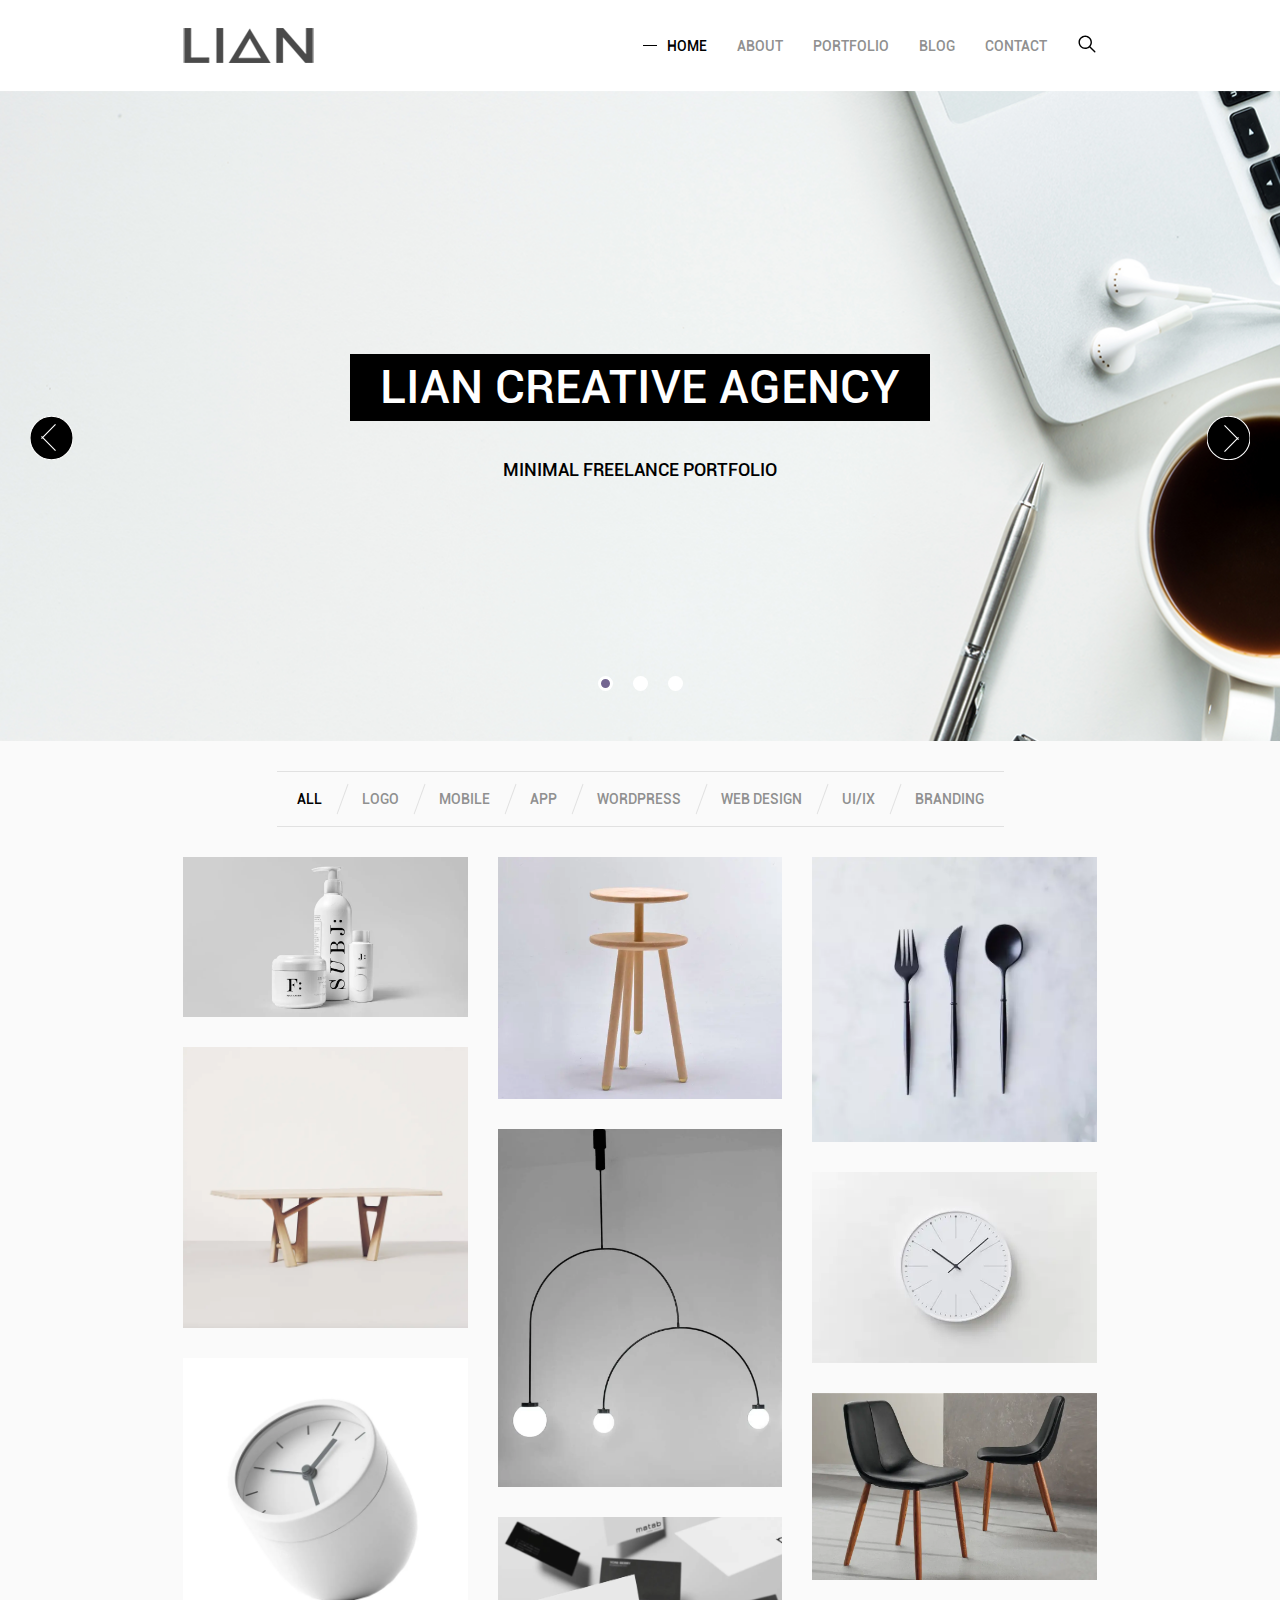
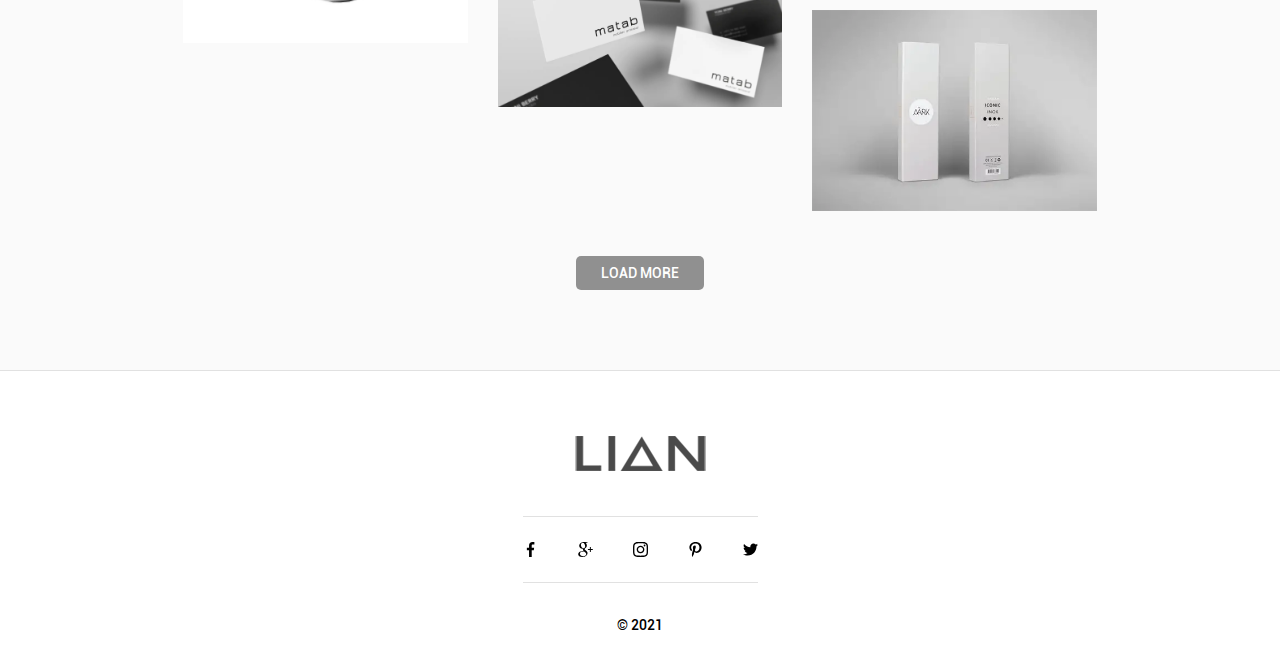
<file: index.html>
<!DOCTYPE html><html lang="en"><head>    <!-- Yandex.Metrika counter --><script type="text/javascript" >    (function(m,e,t,r,i,k,a){m[i]=m[i]||function(){(m[i].a=m[i].a||[]).push(arguments)};    m[i].l=1*new Date();k=e.createElement(t),a=e.getElementsByTagName(t)[0],k.async=1,k.src=r,a.parentNode.insertBefore(k,a)})    (window, document, "script", "https://mc.yandex.ru/metrika/tag.js", "ym");     ym(85573300, "init", {         clickmap:true,         trackLinks:true,         accurateTrackBounce:true    }); </script> <noscript><div><picture><source srcset="https://mc.yandex.ru/watch/85573300" type="image/webp"><img src="https://mc.yandex.ru/watch/85573300" style="position:absolute; left:-9999px;" alt="" /></picture></div></noscript> <!-- /Yandex.Metrika counter -->   <meta charset="UTF-8">   <meta http-equiv="X-UA-Compatible" content="IE=edge">   <meta name="viewport" content="width=device-width, initial-scale=1.0, maximum-scale=1.0, user-scalable=0">   <link rel="stylesheet" href="css/style.min.css">   <meta name="robots" content="all"/>  	<title>SYaroslava верстка многостраничного сайта</title>   <meta name="description" content="Ярослава Сеславина. Верстка сайта с фильтром, формой" /></head><body>   <div class="wrapper">      <header class="header">   <div class="container">      <div class="header__body">         <button class="burger"><span></span></button>         <div class="header__logo"><picture><source srcset="img/icons/logo.svg" type="image/webp"><img src="img/icons/logo.svg" alt=""></picture></div>         <div class="header__menu">            <nav class="menu">               <ul>                  <li data-nav="0" class="_active"><a href="index">HOME</a></li>                  <li data-nav="1" ><a href="about">About</a></li>                  <li data-nav="2" ><a href="portfolio">Portfolio</a></li>                  <li data-nav="3" ><a href="blog">BLOG</a></li>                  <li data-nav="4" ><a href="contact">Contact</a></li>               </ul>            </nav>         </div>         <form class="search-form">            <button class="search-form__btn">               <svg width="20" height="20" x="0" y="0" viewBox="0 0 512.005 512.005" style="enable-background:new 0 0 512 512" xml:space="preserve" class=""><g transform="matrix(0.85,0,0,0.85,38.4004211425781,38.40044860839842)">                  <path d="M505.749,475.587l-145.6-145.6c28.203-34.837,45.184-79.104,45.184-127.317c0-111.744-90.923-202.667-202.667-202.667    S0,90.925,0,202.669s90.923,202.667,202.667,202.667c48.213,0,92.48-16.981,127.317-45.184l145.6,145.6    c4.16,4.16,9.621,6.251,15.083,6.251s10.923-2.091,15.083-6.251C514.091,497.411,514.091,483.928,505.749,475.587z     M202.667,362.669c-88.235,0-160-71.765-160-160s71.765-160,160-160s160,71.765,160,160S290.901,362.669,202.667,362.669z"  data-original="#000000" style="" class=""/>                  </g>               </svg>            </button>            <div  class="search-form__field-wrapper">               <input placeholder="Search" autocomplete="off" class="search-form__field" name="search" type="text">               <button class="search-form__close">                  <svg  width="20" height="20" x="0" y="0" viewBox="0 0 512.001 512.001" style="enable-background:new 0 0 512 512" xml:space="preserve" class=""><g transform="matrix(0.7799999999999999,0,0,0.7799999999999999,56.32010616302489,56.32019868850708)">                  <path d="M284.286,256.002L506.143,34.144c7.811-7.811,7.811-20.475,0-28.285c-7.811-7.81-20.475-7.811-28.285,0L256,227.717    L34.143,5.859c-7.811-7.811-20.475-7.811-28.285,0c-7.81,7.811-7.811,20.475,0,28.285l221.857,221.857L5.858,477.859    c-7.811,7.811-7.811,20.475,0,28.285c3.905,3.905,9.024,5.857,14.143,5.857c5.119,0,10.237-1.952,14.143-5.857L256,284.287    l221.857,221.857c3.905,3.905,9.024,5.857,14.143,5.857s10.237-1.952,14.143-5.857c7.811-7.811,7.811-20.475,0-28.285    L284.286,256.002z" data-original="#000000" style="" class=""/></g>               </svg>               </button>            </div>         </form>      </div>   </div></header>      <main>         <section class="slider">            <div class="slider__wrapper">               <div class="slider__body">                  <div class="slider__block">                     <div class="slider__image"><picture><source srcset="img/sliderBG.svg" type="image/webp"><img src="img/sliderBG.svg" alt=""></picture></div>                     <div class="slider__content content-head">                        <h2>Lian Creative Agency</h2>                        <h3>Minimal Freelance Portfolio </h3>                     </div>                  </div>                  <div class="slider__block">                     <div class="slider__image"><picture><source srcset="img/sliderBG.svg" type="image/webp"><img src="img/sliderBG.svg" alt=""></picture></div>                     <div class="slider__content content-head">                        <h2>Lian Creative Agency</h2>                        <h3>Minimal Freelance Portfolio </h3>                     </div>                  </div>                  <div class="slider__block">                     <div class="slider__image"><picture><source srcset="img/sliderBG.svg" type="image/webp"><img src="img/sliderBG.svg" alt=""></picture></div>                     <div class="slider__content content-head">                        <h2>Lian Creative Agency</h2>                        <h3>Minimal Freelance Portfolio </h3>                     </div>                  </div>               </div>               <div class="slider__btn-prev"><picture><source srcset="img/icons/arrow-left-slider.svg" type="image/webp"><img src="img/icons/arrow-left-slider.svg" alt=""></picture></div>               <div class="slider__btn-next"><picture><source srcset="img/icons/arrow-left-slider.svg" type="image/webp"><img src="img/icons/arrow-left-slider.svg" alt=""></picture></div>               <div class="slider__pagination pagination">                  <div data-number="0" class="pagination__item _active"></div>                  <div data-number="1" class="pagination__item"></div>                  <div data-number="2" class="pagination__item"></div>               </div>            </div>         </section>         <section class="gallery">            <div class="container">               <div class="gallery__wrapper">                  <div class="gallery__categories">                     <nav class="categories">                        <ul>                            <li data-filter="0" class="_active"><a >All</a></li>                           <li data-filter="1"><a >Logo</a></li>                           <li data-filter="2"><a >Mobile</a></li>                           <li data-filter="3"><a >App</a></li>                           <li data-filter="4"><a >WordPress </a></li>                           <li data-filter="5"><a >Web Design</a></li>                           <li data-filter="6"><a >UI/IX </a></li>                           <li data-filter="7"><a >Branding</a></li>                        </ul>                     </nav>                  </div>                  <div class="gallery__body">                     <div id="0"  data-filter="1" class="gallery__item"><picture><source srcset="img/gallery/1.webp" type="image/webp"><img src="img/gallery/1.jpg" alt=""></picture></div>                     <div id="1"  data-filter="1" class="gallery__item"><picture><source srcset="img/gallery/2.webp" type="image/webp"><img src="img/gallery/2.png" alt=""></picture></div>                     <div id="2"  data-filter="2" class="gallery__item"><picture><source srcset="img/gallery/5.webp" type="image/webp"><img src="img/gallery/5.png" alt=""></picture></div>                     <div id="3"  data-filter="3" class="gallery__item"><picture><source srcset="img/gallery/3.webp" type="image/webp"><img src="img/gallery/3.png" alt=""></picture></div>                     <div id="4"  data-filter="3" class="gallery__item"><picture><source srcset="img/gallery/4.webp" type="image/webp"><img src="img/gallery/4.png" alt=""></picture></div>                     <div id="5"  data-filter="4" class="gallery__item"><picture><source srcset="img/gallery/6.webp" type="image/webp"><img src="img/gallery/6.png" alt=""></picture></div>                     <div id="6"  data-filter="5" class="gallery__item"><picture><source srcset="img/gallery/7.webp" type="image/webp"><img src="img/gallery/7.png" alt=""></picture></div>                     <div id="7"  data-filter="6" class="gallery__item"><picture><source srcset="img/gallery/9.webp" type="image/webp"><img src="img/gallery/9.png" alt=""></picture></div>                     <div id="8"  data-filter="7" class="gallery__item"><picture><source srcset="img/gallery/8.webp" type="image/webp"><img src="img/gallery/8.png" alt=""></picture></div>                     <div id="9"  data-filter="7" class="gallery__item"><picture><source srcset="img/gallery/10.webp" type="image/webp"><img src="img/gallery/10.png" alt=""></picture></div>                  </div>                  <div class="gallery__btn btn"><a href="portfolio">Load more</a></div>               </div>            </div>         </section>      </main>      <footer class="footer">   <div class="footer__wrapper">      <div class="footer__logo"><picture><source srcset="img/icons/logo.svg" type="image/webp"><img src="img/icons/logo.svg" alt=""></picture></div>      <div class="socials ">         <div class="socials__icon"><a ><picture><source srcset="img/icons/socials/facebook.svg" type="image/webp"><img src="img/icons/socials/facebook.svg" alt=""></picture></a></div>         <div class="socials__icon"><a  ><picture><source srcset="img/icons/socials/google-plus-logo.svg" type="image/webp"><img src="img/icons/socials/google-plus-logo.svg" alt=""></picture></a></div>         <div class="socials__icon"><a  ><picture><source srcset="img/icons/socials/instagram.svg" type="image/webp"><img src="img/icons/socials/instagram.svg" alt=""></picture></a></div>         <div class="socials__icon"><a  ><picture><source srcset="img/icons/socials/pinterest.svg" type="image/webp"><img src="img/icons/socials/pinterest.svg" alt=""></picture></a></div>         <div class="socials__icon"><a  ><picture><source srcset="img/icons/socials/twitter.svg" type="image/webp"><img src="img/icons/socials/twitter.svg" alt=""></picture></a></div>      </div>      <div class="footer__copyrights">© 2021</div>   </div></footer>      <div id="popup" class="popup">         <div class="popup__body">            <div class="popup-close">               <svg  width="20" height="20" x="0" y="0" viewBox="0 0 512.001 512.001" style="enable-background:new 0 0 512 512" xml:space="preserve" class=""><g transform="matrix(0.7799999999999999,0,0,0.7799999999999999,56.32010616302489,56.32019868850708)">                  <path d="M284.286,256.002L506.143,34.144c7.811-7.811,7.811-20.475,0-28.285c-7.811-7.81-20.475-7.811-28.285,0L256,227.717    L34.143,5.859c-7.811-7.811-20.475-7.811-28.285,0c-7.81,7.811-7.811,20.475,0,28.285l221.857,221.857L5.858,477.859    c-7.811,7.811-7.811,20.475,0,28.285c3.905,3.905,9.024,5.857,14.143,5.857c5.119,0,10.237-1.952,14.143-5.857L256,284.287    l221.857,221.857c3.905,3.905,9.024,5.857,14.143,5.857s10.237-1.952,14.143-5.857c7.811-7.811,7.811-20.475,0-28.285    L284.286,256.002z" data-original="#000000" style="" class=""/>                  </g>               </svg>            </div>            <div class="popup__content">               <div class="slider__wrapper">                  <div class="slider__body">                  </div>                  <div class="slider__btn-prev"><picture><source srcset="img/icons/arrow-left-slider.svg" type="image/webp"><img src="img/icons/arrow-left-slider.svg" alt=""></picture></div>                  <div class="slider__btn-next"><picture><source srcset="img/icons/arrow-left-slider.svg" type="image/webp"><img src="img/icons/arrow-left-slider.svg" alt=""></picture></div>                  <div class="slider__pagination pagination">                     <div data-number="0" class="pagination__item _active"></div>                     <div data-number="1" class="pagination__item"></div>                     <div data-number="2" class="pagination__item"></div>                  </div>               </div>            </div>            </div>         </div>    </div>      <script src="js/mainbundle.js"></script>      <script src="js/sliderbundle.js"></script></body></html>
</file>
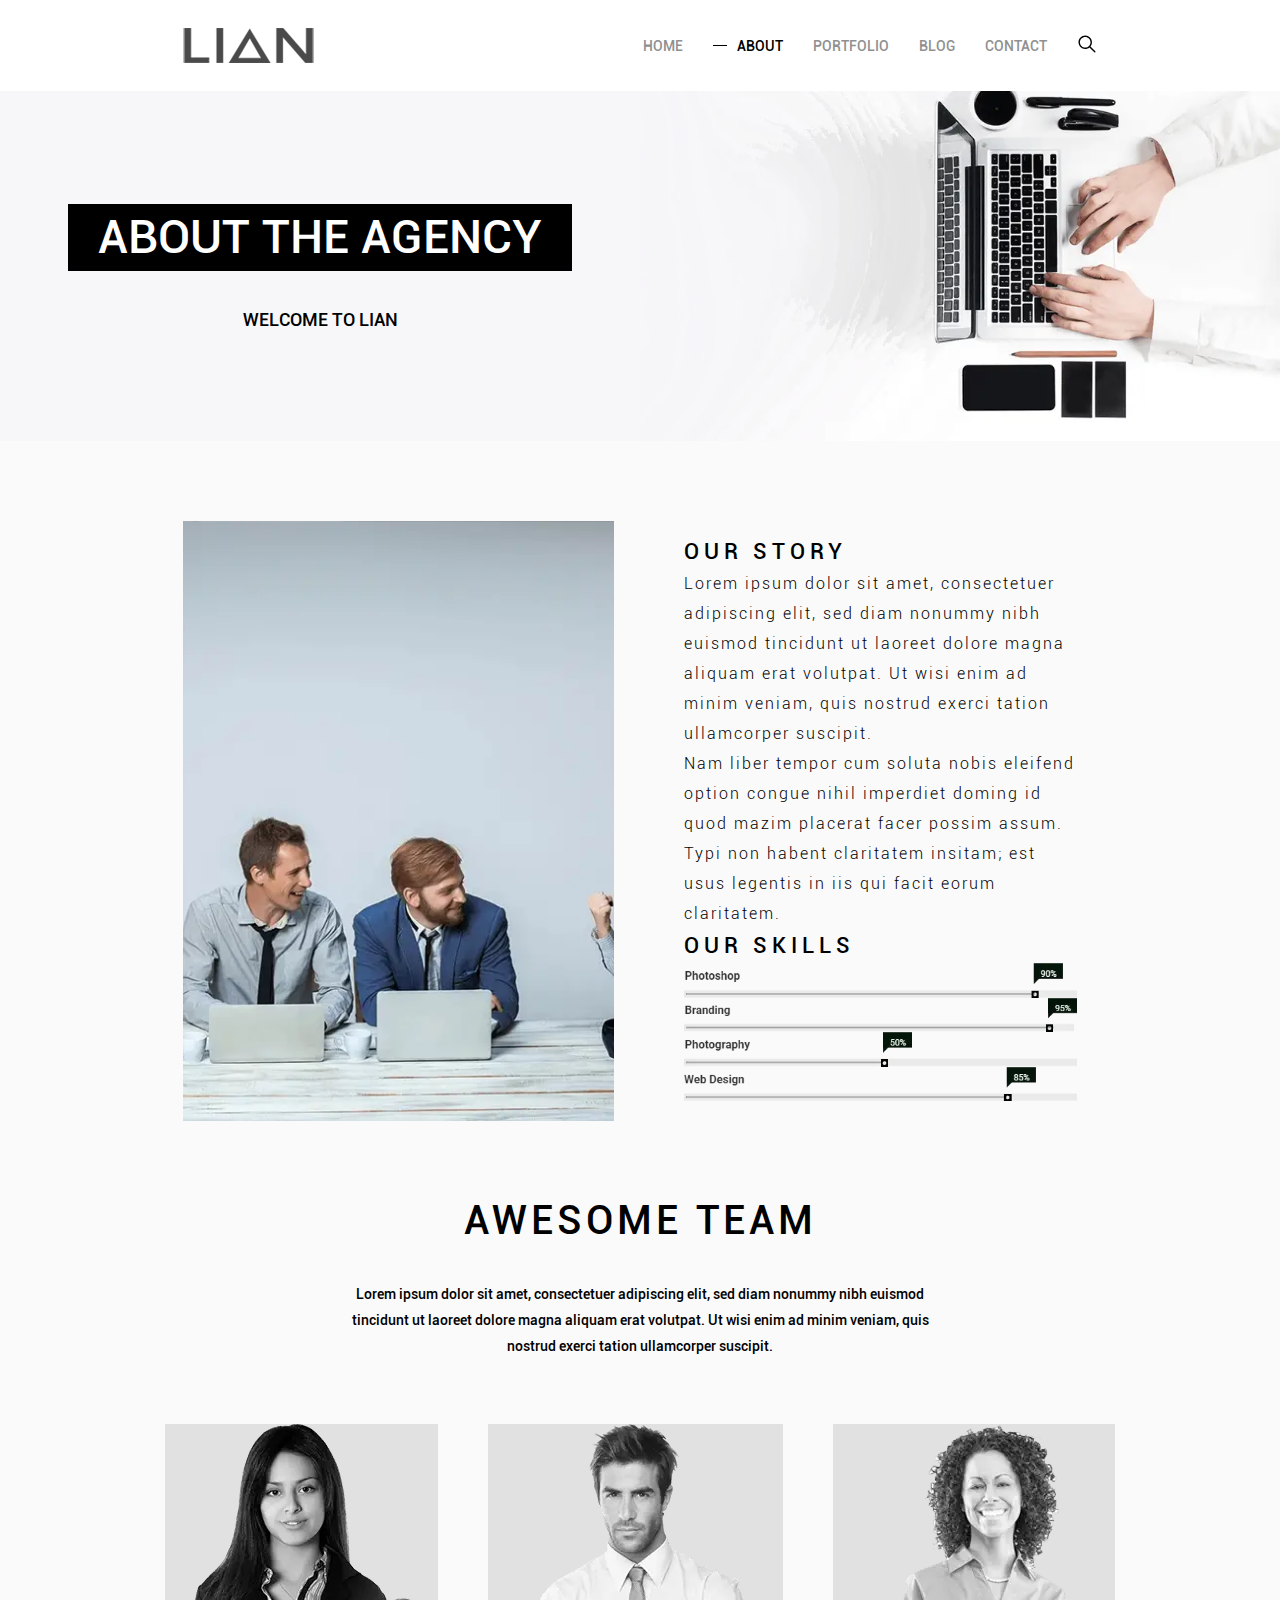
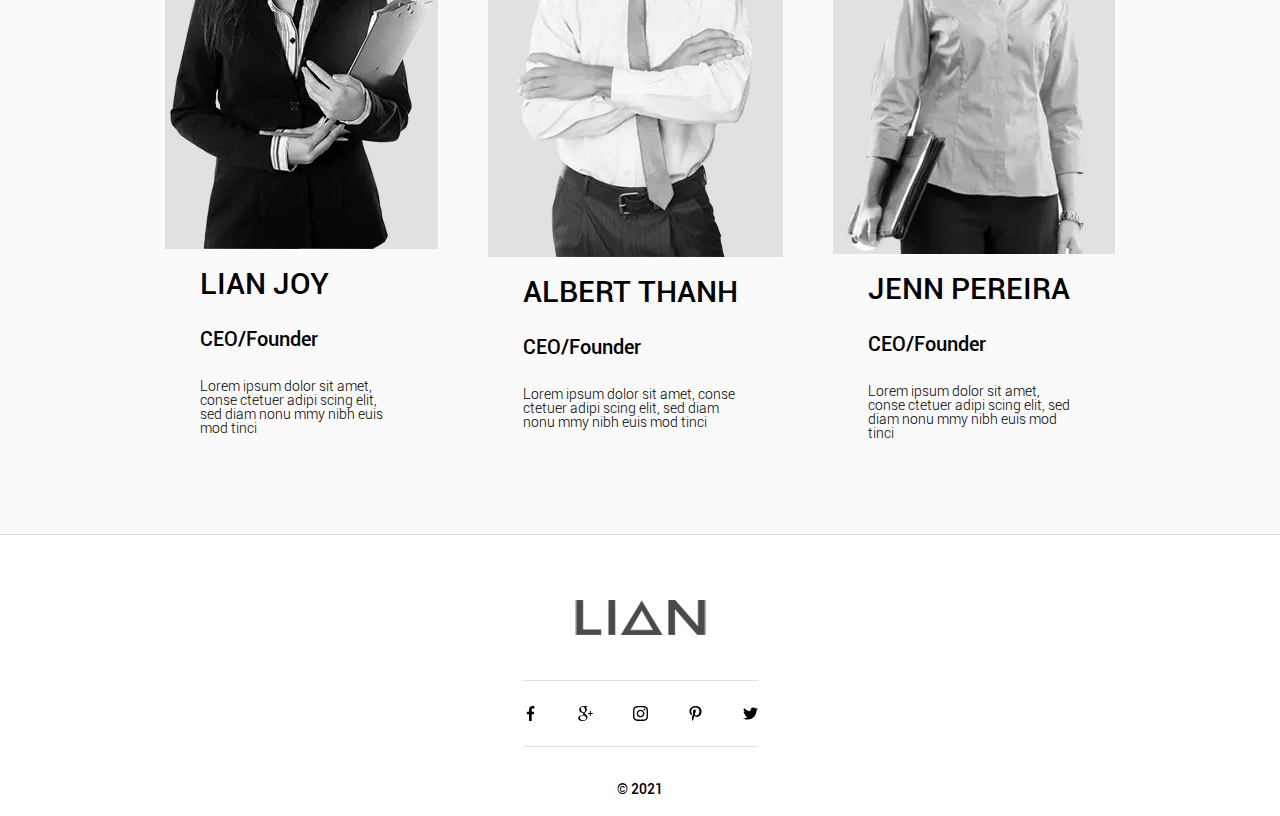
<file: about.html>
<!DOCTYPE html><html lang="en"><head>    <!-- Yandex.Metrika counter --><script type="text/javascript" >    (function(m,e,t,r,i,k,a){m[i]=m[i]||function(){(m[i].a=m[i].a||[]).push(arguments)};    m[i].l=1*new Date();k=e.createElement(t),a=e.getElementsByTagName(t)[0],k.async=1,k.src=r,a.parentNode.insertBefore(k,a)})    (window, document, "script", "https://mc.yandex.ru/metrika/tag.js", "ym");     ym(85573300, "init", {         clickmap:true,         trackLinks:true,         accurateTrackBounce:true    }); </script> <noscript><div><picture><source srcset="https://mc.yandex.ru/watch/85573300" type="image/webp"><img src="https://mc.yandex.ru/watch/85573300" style="position:absolute; left:-9999px;" alt="" /></picture></div></noscript> <!-- /Yandex.Metrika counter -->   <meta charset="UTF-8">   <meta http-equiv="X-UA-Compatible" content="IE=edge">   <meta name="viewport" content="width=device-width, initial-scale=1.0, maximum-scale=1.0, user-scalable=0">   <link rel="stylesheet" href="css/style.min.css">   <title>About</title></head><body>   <div class="wrapper">      <header class="header">   <div class="container">      <div class="header__body">         <button class="burger"><span></span></button>         <div class="header__logo"><picture><source srcset="img/icons/logo.svg" type="image/webp"><img src="img/icons/logo.svg" alt=""></picture></div>         <div class="header__menu">            <nav class="menu">               <ul>                  <li data-nav="0" class="_active"><a href="index">HOME</a></li>                  <li data-nav="1" ><a href="about">About</a></li>                  <li data-nav="2" ><a href="portfolio">Portfolio</a></li>                  <li data-nav="3" ><a href="blog">BLOG</a></li>                  <li data-nav="4" ><a href="contact">Contact</a></li>               </ul>            </nav>         </div>         <form class="search-form">            <button class="search-form__btn">               <svg width="20" height="20" x="0" y="0" viewBox="0 0 512.005 512.005" style="enable-background:new 0 0 512 512" xml:space="preserve" class=""><g transform="matrix(0.85,0,0,0.85,38.4004211425781,38.40044860839842)">                  <path d="M505.749,475.587l-145.6-145.6c28.203-34.837,45.184-79.104,45.184-127.317c0-111.744-90.923-202.667-202.667-202.667    S0,90.925,0,202.669s90.923,202.667,202.667,202.667c48.213,0,92.48-16.981,127.317-45.184l145.6,145.6    c4.16,4.16,9.621,6.251,15.083,6.251s10.923-2.091,15.083-6.251C514.091,497.411,514.091,483.928,505.749,475.587z     M202.667,362.669c-88.235,0-160-71.765-160-160s71.765-160,160-160s160,71.765,160,160S290.901,362.669,202.667,362.669z"  data-original="#000000" style="" class=""/>                  </g>               </svg>            </button>            <div  class="search-form__field-wrapper">               <input placeholder="Search" autocomplete="off" class="search-form__field" name="search" type="text">               <button class="search-form__close">                  <svg  width="20" height="20" x="0" y="0" viewBox="0 0 512.001 512.001" style="enable-background:new 0 0 512 512" xml:space="preserve" class=""><g transform="matrix(0.7799999999999999,0,0,0.7799999999999999,56.32010616302489,56.32019868850708)">                  <path d="M284.286,256.002L506.143,34.144c7.811-7.811,7.811-20.475,0-28.285c-7.811-7.81-20.475-7.811-28.285,0L256,227.717    L34.143,5.859c-7.811-7.811-20.475-7.811-28.285,0c-7.81,7.811-7.811,20.475,0,28.285l221.857,221.857L5.858,477.859    c-7.811,7.811-7.811,20.475,0,28.285c3.905,3.905,9.024,5.857,14.143,5.857c5.119,0,10.237-1.952,14.143-5.857L256,284.287    l221.857,221.857c3.905,3.905,9.024,5.857,14.143,5.857s10.237-1.952,14.143-5.857c7.811-7.811,7.811-20.475,0-28.285    L284.286,256.002z" data-original="#000000" style="" class=""/></g>               </svg>               </button>            </div>         </form>      </div>   </div></header>      <main>         <section class="head">            <div class="head__body">               <div class="head__content content-head">                  <h2>About The Agency</h2>                  <h3>Welcome to Lian</h3>               </div>               <div class="head__image"><picture><source srcset="img/about/head.webp" type="image/webp"><img src="img/about/head.png" alt=""></picture></div>            </div>         </section>         <section class="our-story">            <div class="container">               <div class="our-story__body">                  <div class="our-story__image"><picture><source srcset="img/about/story.webp" type="image/webp"><img src="img/about/story.png" alt=""></picture></div>                  <div class="our-story__content">                     <h4>Our Story</h4>                     <div class="our-story__text">                        <p>Lorem ipsum dolor sit amet, consectetuer adipiscing elit, sed diam nonummy nibh euismod tincidunt ut laoreet dolore magna aliquam erat volutpat. Ut wisi enim ad minim veniam, quis nostrud exerci tation ullamcorper suscipit.</p>                        <p>Nam liber tempor cum soluta nobis eleifend option congue nihil imperdiet doming id quod mazim placerat facer possim assum. Typi non habent claritatem insitam; est usus legentis in iis qui facit eorum claritatem.</p>                        </div>                     <h4>Our SKills                     </h4>                     <div class="our-story__skills">                        <div class="our-story__skill"><picture><source srcset="img/about/skill1.webp" type="image/webp"><img src="img/about/skill1.png" alt=""></picture></div>                        <div class="our-story__skill"><picture><source srcset="img/about/skill2.webp" type="image/webp"><img src="img/about/skill2.png" alt=""></picture></div>                        <div class="our-story__skill"><picture><source srcset="img/about/skill3.webp" type="image/webp"><img src="img/about/skill3.png" alt=""></picture></div>                        <div class="our-story__skill"><picture><source srcset="img/about/skill4.webp" type="image/webp"><img src="img/about/skill4.png" alt=""></picture></div>                     </div>                  </div>               </div>            </div>         </section>         <section class="block1 team">            <div class="container">               <div class="block1__body">                  <div class="block1__title">Awesome Team</div>                  <div class="block1__text">                     <p>Lorem ipsum dolor sit amet, consectetuer adipiscing elit, sed diam nonummy nibh euismod tincidunt ut laoreet dolore magna aliquam erat volutpat. Ut wisi enim ad minim veniam, quis nostrud exerci tation ullamcorper suscipit.</p></div>                  <div class="block1__content">                     <div class="block1__cards">                        <div class="card">                           <div class="card__body">                              <div class="card__image"><picture><source srcset="img/about/block11.webp" type="image/webp"><img src="img/about/block11.png" alt=""></picture></div>                              <div class="card__name">Lian Joy</div>                              <div class="card__job">CEO/Founder</div>                              <div class="card__text"><p>Lorem ipsum dolor sit amet, conse ctetuer adipi scing elit, sed diam nonu mmy nibh euis mod tinci</p> </div>                           </div>                        </div>                        <div class="card">                           <div class="card__body">                              <div class="card__image"><picture><source srcset="img/about/block12.webp" type="image/webp"><img src="img/about/block12.png" alt=""></picture></div>                              <div class="card__name">Albert Thanh</div>                              <div class="card__job">CEO/Founder</div>                              <div class="card__text"><p>Lorem ipsum dolor sit amet, conse ctetuer adipi scing elit, sed diam nonu mmy nibh euis mod tinci </p></div>                           </div>                        </div>                        <div class="card">                           <div class="card__body">                              <div class="card__image"><picture><source srcset="img/about/block13.webp" type="image/webp"><img src="img/about/block13.png" alt=""></picture></div>                              <div class="card__name">Jenn Pereira</div>                              <div class="card__job">CEO/Founder</div>                              <div class="card__text"><p>Lorem ipsum dolor sit amet, conse ctetuer adipi scing elit, sed diam nonu mmy nibh euis mod tinci </p></div>                           </div>                        </div>                     </div>                     <div class="slider__btn-prev"><picture><source srcset="img/icons/arrow-left-slider.svg" type="image/webp"><img src="img/icons/arrow-left-slider.svg" alt=""></picture></div>                     <div class="slider__btn-next"><picture><source srcset="img/icons/arrow-left-slider.svg" type="image/webp"><img src="img/icons/arrow-left-slider.svg" alt=""></picture></div>                  </div>               </div>            </div>         </section>      </main>      <footer class="footer">   <div class="footer__wrapper">      <div class="footer__logo"><picture><source srcset="img/icons/logo.svg" type="image/webp"><img src="img/icons/logo.svg" alt=""></picture></div>      <div class="socials ">         <div class="socials__icon"><a ><picture><source srcset="img/icons/socials/facebook.svg" type="image/webp"><img src="img/icons/socials/facebook.svg" alt=""></picture></a></div>         <div class="socials__icon"><a  ><picture><source srcset="img/icons/socials/google-plus-logo.svg" type="image/webp"><img src="img/icons/socials/google-plus-logo.svg" alt=""></picture></a></div>         <div class="socials__icon"><a  ><picture><source srcset="img/icons/socials/instagram.svg" type="image/webp"><img src="img/icons/socials/instagram.svg" alt=""></picture></a></div>         <div class="socials__icon"><a  ><picture><source srcset="img/icons/socials/pinterest.svg" type="image/webp"><img src="img/icons/socials/pinterest.svg" alt=""></picture></a></div>         <div class="socials__icon"><a  ><picture><source srcset="img/icons/socials/twitter.svg" type="image/webp"><img src="img/icons/socials/twitter.svg" alt=""></picture></a></div>      </div>      <div class="footer__copyrights">© 2021</div>   </div></footer>   </div>      <script src="js/aboutbundle.js"></script></body></html>
</file>
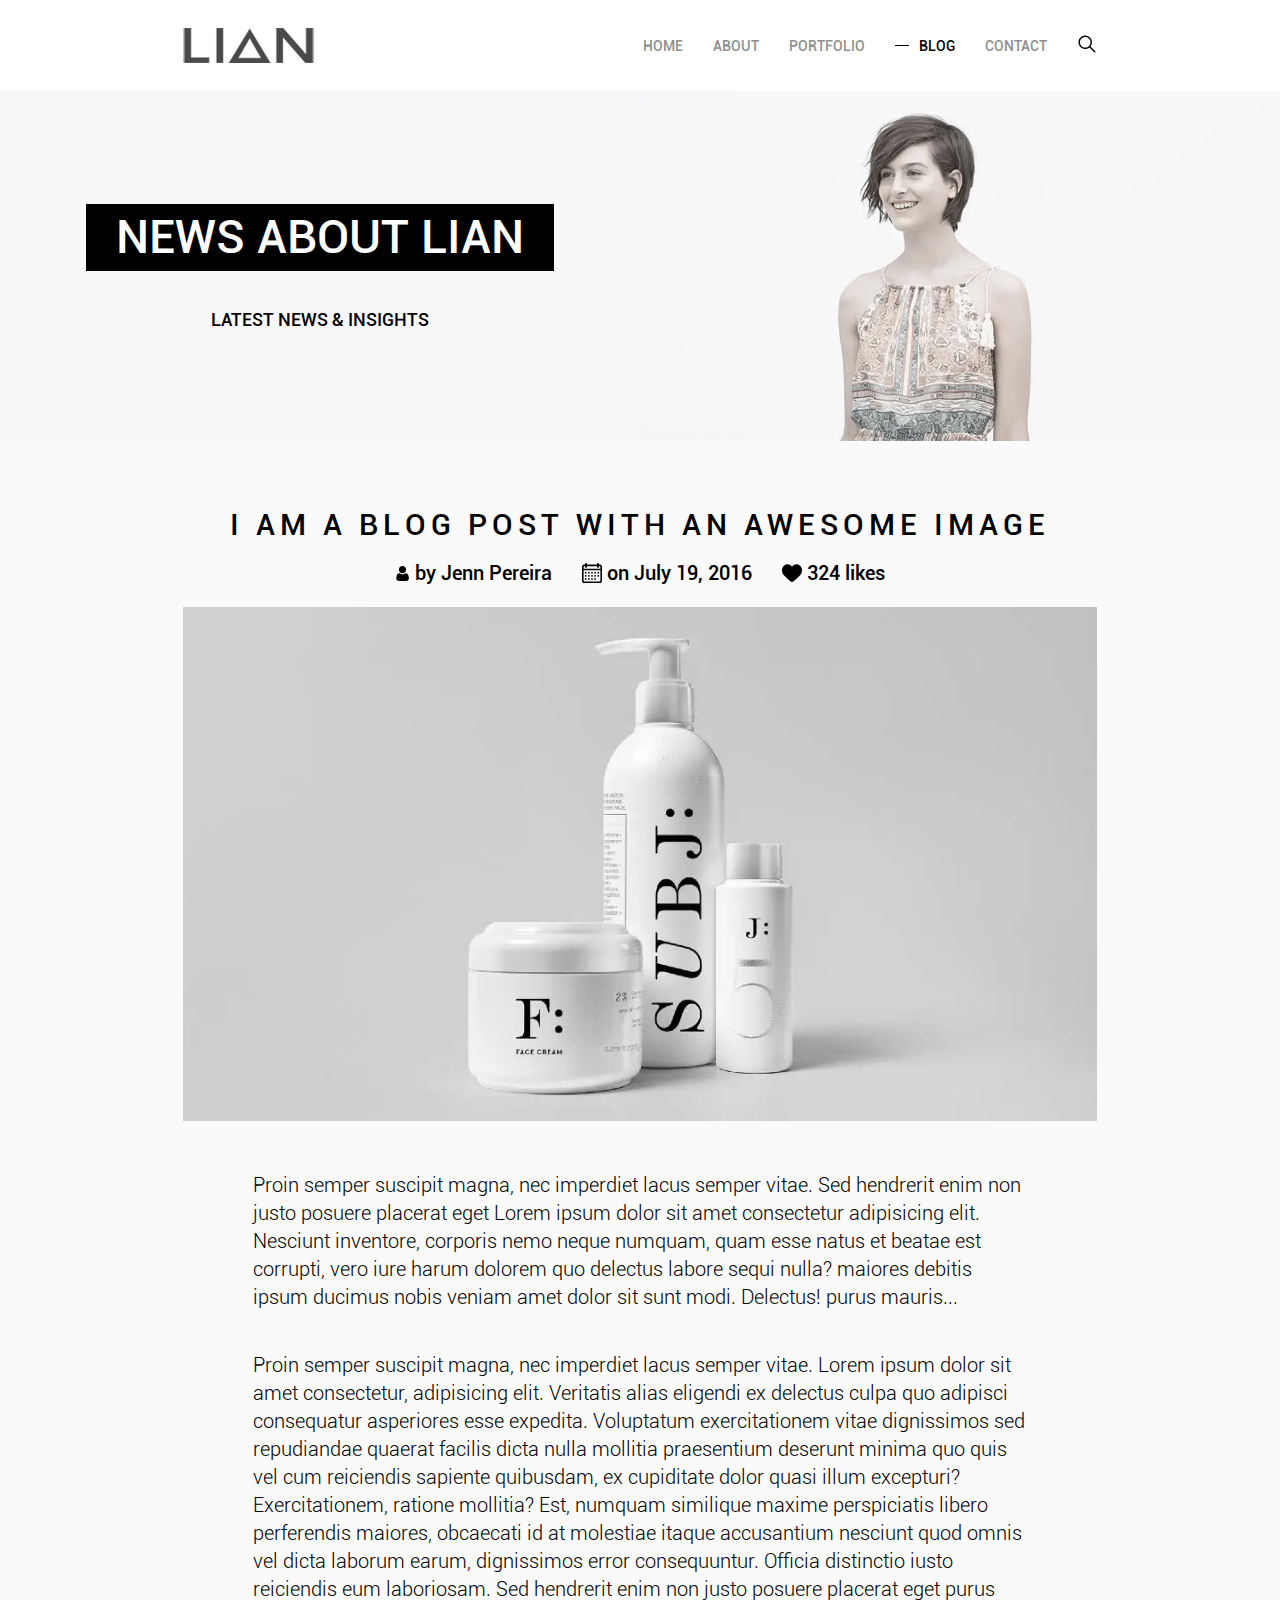
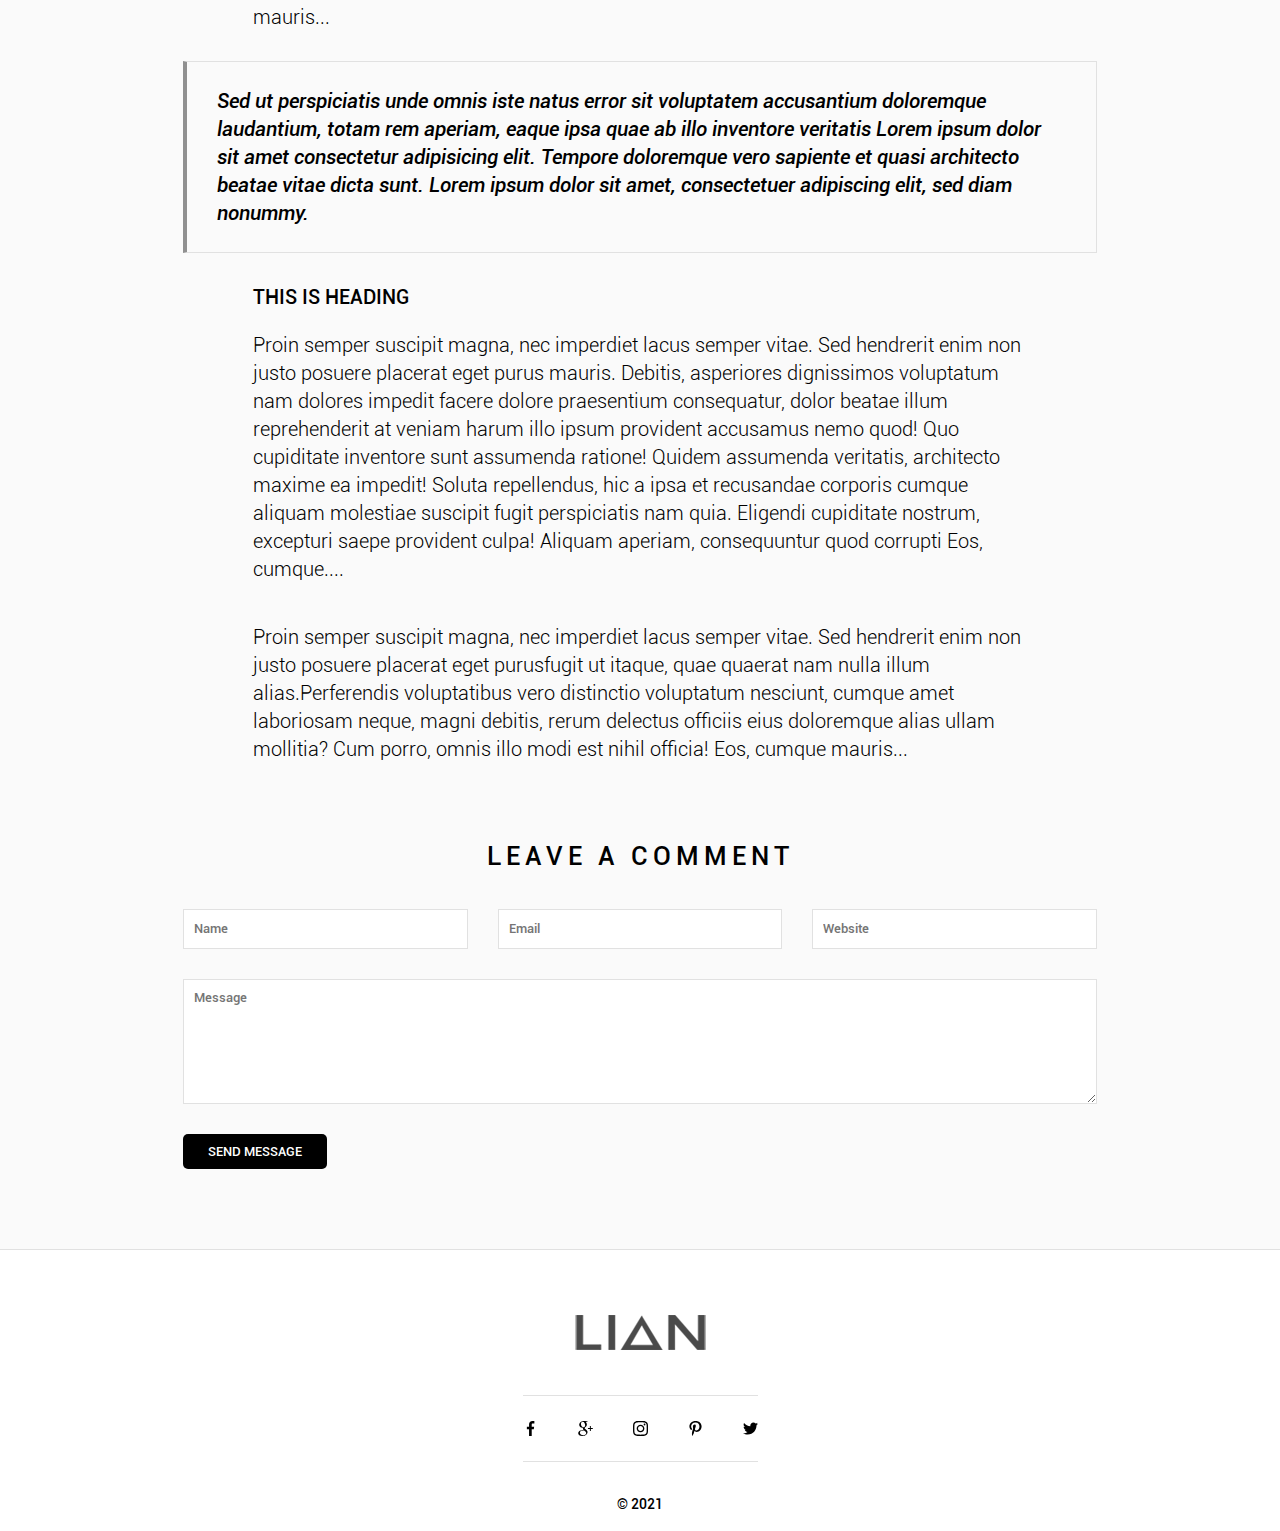
<file: blog-post.html>
<!DOCTYPE html><html lang="en">  <head>      <!-- Yandex.Metrika counter --><script type="text/javascript" >    (function(m,e,t,r,i,k,a){m[i]=m[i]||function(){(m[i].a=m[i].a||[]).push(arguments)};    m[i].l=1*new Date();k=e.createElement(t),a=e.getElementsByTagName(t)[0],k.async=1,k.src=r,a.parentNode.insertBefore(k,a)})    (window, document, "script", "https://mc.yandex.ru/metrika/tag.js", "ym");     ym(85573300, "init", {         clickmap:true,         trackLinks:true,         accurateTrackBounce:true    }); </script> <noscript><div><picture><source srcset="https://mc.yandex.ru/watch/85573300" type="image/webp"><img src="https://mc.yandex.ru/watch/85573300" style="position:absolute; left:-9999px;" alt="" /></picture></div></noscript> <!-- /Yandex.Metrika counter -->    <meta charset="UTF-8" />    <meta http-equiv="X-UA-Compatible" content="IE=edge" />    <meta      name="viewport"      content="width=device-width, initial-scale=1.0, maximum-scale=1.0, user-scalable=0"    />    <link rel="stylesheet" href="css/style.min.css" />    <title>Blog</title>  </head>  <body>    <div class="wrapper">      <header class="header">   <div class="container">      <div class="header__body">         <button class="burger"><span></span></button>         <div class="header__logo"><picture><source srcset="img/icons/logo.svg" type="image/webp"><img src="img/icons/logo.svg" alt=""></picture></div>         <div class="header__menu">            <nav class="menu">               <ul>                  <li data-nav="0" class="_active"><a href="index">HOME</a></li>                  <li data-nav="1" ><a href="about">About</a></li>                  <li data-nav="2" ><a href="portfolio">Portfolio</a></li>                  <li data-nav="3" ><a href="blog">BLOG</a></li>                  <li data-nav="4" ><a href="contact">Contact</a></li>               </ul>            </nav>         </div>         <form class="search-form">            <button class="search-form__btn">               <svg width="20" height="20" x="0" y="0" viewBox="0 0 512.005 512.005" style="enable-background:new 0 0 512 512" xml:space="preserve" class=""><g transform="matrix(0.85,0,0,0.85,38.4004211425781,38.40044860839842)">                  <path d="M505.749,475.587l-145.6-145.6c28.203-34.837,45.184-79.104,45.184-127.317c0-111.744-90.923-202.667-202.667-202.667    S0,90.925,0,202.669s90.923,202.667,202.667,202.667c48.213,0,92.48-16.981,127.317-45.184l145.6,145.6    c4.16,4.16,9.621,6.251,15.083,6.251s10.923-2.091,15.083-6.251C514.091,497.411,514.091,483.928,505.749,475.587z     M202.667,362.669c-88.235,0-160-71.765-160-160s71.765-160,160-160s160,71.765,160,160S290.901,362.669,202.667,362.669z"  data-original="#000000" style="" class=""/>                  </g>               </svg>            </button>            <div  class="search-form__field-wrapper">               <input placeholder="Search" autocomplete="off" class="search-form__field" name="search" type="text">               <button class="search-form__close">                  <svg  width="20" height="20" x="0" y="0" viewBox="0 0 512.001 512.001" style="enable-background:new 0 0 512 512" xml:space="preserve" class=""><g transform="matrix(0.7799999999999999,0,0,0.7799999999999999,56.32010616302489,56.32019868850708)">                  <path d="M284.286,256.002L506.143,34.144c7.811-7.811,7.811-20.475,0-28.285c-7.811-7.81-20.475-7.811-28.285,0L256,227.717    L34.143,5.859c-7.811-7.811-20.475-7.811-28.285,0c-7.81,7.811-7.811,20.475,0,28.285l221.857,221.857L5.858,477.859    c-7.811,7.811-7.811,20.475,0,28.285c3.905,3.905,9.024,5.857,14.143,5.857c5.119,0,10.237-1.952,14.143-5.857L256,284.287    l221.857,221.857c3.905,3.905,9.024,5.857,14.143,5.857s10.237-1.952,14.143-5.857c7.811-7.811,7.811-20.475,0-28.285    L284.286,256.002z" data-original="#000000" style="" class=""/></g>               </svg>               </button>            </div>         </form>      </div>   </div></header>      <section class="head">        <div class="head__body">          <div class="head__content content-head">            <h2>News About Lian</h2>            <h3>Latest News & Insights</h3>          </div>          <div class="head__image">            <picture><source srcset="img/blog/head.webp" type="image/webp"><img src="img/blog/head.png" alt="" /></picture>          </div>        </div>      </section>      <main>         <div class="container b-p-container">            <section class="blog-post">               <div class="blog-post__body">                  <h4 class="blog-post__title">I am a Blog Post with an Awesome Image</h4>                  <div class="blog-post__info">                     <div class="blog-post__author">                        <svg width="15" height="15" x="0" y="0" viewBox="0 0 512 512.002" ><g transform="matrix(1,0,0,1,45,0)"><path xmlns="http://www.w3.org/2000/svg" d="m210.351562 246.632812c33.882813 0 63.222657-12.152343 87.195313-36.128906 23.972656-23.972656 36.125-53.304687 36.125-87.191406 0-33.875-12.152344-63.210938-36.128906-87.191406-23.976563-23.96875-53.3125-36.121094-87.191407-36.121094-33.886718 0-63.21875 12.152344-87.191406 36.125s-36.128906 53.308594-36.128906 87.1875c0 33.886719 12.15625 63.222656 36.132812 87.195312 23.976563 23.96875 53.3125 36.125 87.1875 36.125zm0 0"  data-original="#000000" style=""/><path xmlns="http://www.w3.org/2000/svg" d="m426.128906 393.703125c-.691406-9.976563-2.089844-20.859375-4.148437-32.351563-2.078125-11.578124-4.753907-22.523437-7.957031-32.527343-3.308594-10.339844-7.808594-20.550781-13.371094-30.335938-5.773438-10.15625-12.554688-19-20.164063-26.277343-7.957031-7.613282-17.699219-13.734376-28.964843-18.199219-11.226563-4.441407-23.667969-6.691407-36.976563-6.691407-5.226563 0-10.28125 2.144532-20.042969 8.5-6.007812 3.917969-13.035156 8.449219-20.878906 13.460938-6.707031 4.273438-15.792969 8.277344-27.015625 11.902344-10.949219 3.542968-22.066406 5.339844-33.039063 5.339844-10.972656 0-22.085937-1.796876-33.046874-5.339844-11.210938-3.621094-20.296876-7.625-26.996094-11.898438-7.769532-4.964844-14.800782-9.496094-20.898438-13.46875-9.75-6.355468-14.808594-8.5-20.035156-8.5-13.3125 0-25.75 2.253906-36.972656 6.699219-11.257813 4.457031-21.003906 10.578125-28.96875 18.199219-7.605469 7.28125-14.390625 16.121094-20.15625 26.273437-5.558594 9.785157-10.058594 19.992188-13.371094 30.339844-3.199219 10.003906-5.875 20.945313-7.953125 32.523437-2.058594 11.476563-3.457031 22.363282-4.148437 32.363282-.679688 9.796875-1.023438 19.964844-1.023438 30.234375 0 26.726562 8.496094 48.363281 25.25 64.320312 16.546875 15.746094 38.441406 23.734375 65.066406 23.734375h246.53125c26.625 0 48.511719-7.984375 65.0625-23.734375 16.757813-15.945312 25.253906-37.585937 25.253906-64.324219-.003906-10.316406-.351562-20.492187-1.035156-30.242187zm0 0"  data-original="#000000" style=""/></g></svg>                        <span>by Jenn Pereira </span>                     </div>                     <div class="blog-post__date">                        <svg  width="20" height="20" x="0" y="0" viewBox="0 0 512 512" ><g>                           <g xmlns="http://www.w3.org/2000/svg">                              <g>                                 <path d="M452,40h-24V0h-40v40H124V0H84v40H60C26.916,40,0,66.916,0,100v352c0,33.084,26.916,60,60,60h392    c33.084,0,60-26.916,60-60V100C512,66.916,485.084,40,452,40z M472,452c0,11.028-8.972,20-20,20H60c-11.028,0-20-8.972-20-20V188    h432V452z M472,148H40v-48c0-11.028,8.972-20,20-20h24v40h40V80h264v40h40V80h24c11.028,0,20,8.972,20,20V148z"  data-original="#000000" style=""/>                              </g>                           </g>                           <g xmlns="http://www.w3.org/2000/svg">                              <g>                                 <rect x="76" y="230" width="40" height="40" data-original="#000000" style=""/>                              </g>                           </g>                           <g xmlns="http://www.w3.org/2000/svg">                              <g>                                 <rect x="156" y="230" width="40" height="40"  data-original="#000000" style=""/>                              </g>                           </g>                           <g xmlns="http://www.w3.org/2000/svg">                              <g>                                 <rect x="236" y="230" width="40" height="40"  data-original="#000000" style=""/>                              </g>                           </g>                           <g xmlns="http://www.w3.org/2000/svg">                              <g>                                 <rect x="316" y="230" width="40" height="40"  data-original="#000000" style=""/>                              </g>                           </g>                           <g xmlns="http://www.w3.org/2000/svg">                              <g>                                 <rect x="396" y="230" width="40" height="40"  data-original="#000000" style=""/>                              </g>                           </g>                           <g xmlns="http://www.w3.org/2000/svg">                              <g>                                 <rect x="76" y="310" width="40" height="40"  data-original="#000000" style=""/>                              </g>                           </g>                           <g xmlns="http://www.w3.org/2000/svg">                              <g>                                 <rect x="156" y="310" width="40" height="40"  data-original="#000000" style=""/>                              </g>                           </g>                           <g xmlns="http://www.w3.org/2000/svg">                              <g>                                 <rect x="236" y="310" width="40" height="40"  data-original="#000000" style=""/>                              </g>                           </g>                           <g xmlns="http://www.w3.org/2000/svg">                              <g>                                 <rect x="316" y="310" width="40" height="40"  data-original="#000000" style=""/>                              </g>                           </g>                           <g xmlns="http://www.w3.org/2000/svg">                              <g>                                 <rect x="76" y="390" width="40" height="40"  data-original="#000000" style=""/>                              </g>                           </g>                           <g xmlns="http://www.w3.org/2000/svg">                              <g>                                 <rect x="156" y="390" width="40" height="40"  data-original="#000000" style=""/>                              </g>                           </g>                           <g xmlns="http://www.w3.org/2000/svg">                              <g>                                 <rect x="236" y="390" width="40" height="40"  data-original="#000000" style=""/>                              </g>                           </g>                           <g xmlns="http://www.w3.org/2000/svg">                              <g>                                 <rect x="316" y="390" width="40" height="40"  data-original="#000000" style=""/>                              </g>                           </g>                           <g xmlns="http://www.w3.org/2000/svg">                              <g>                                 <rect x="396" y="310" width="40" height="40"  data-original="#000000" style=""/>                              </g>                           </g></g></svg>                        <span>on July 19, 2016</span>                     </div>                     <div class="blog-post__likes">                        <svg width="20" height="20" x="0" y="0" viewBox="0 0 512.00002 512" ><g transform="matrix(1,0,0,1,0,35)"><path xmlns="http://www.w3.org/2000/svg" d="m471.382812 44.578125c-26.503906-28.746094-62.871093-44.578125-102.410156-44.578125-29.554687 0-56.621094 9.34375-80.449218 27.769531-12.023438 9.300781-22.917969 20.679688-32.523438 33.960938-9.601562-13.277344-20.5-24.660157-32.527344-33.960938-23.824218-18.425781-50.890625-27.769531-80.445312-27.769531-39.539063 0-75.910156 15.832031-102.414063 44.578125-26.1875 28.410156-40.613281 67.222656-40.613281 109.292969 0 43.300781 16.136719 82.9375 50.78125 124.742187 30.992188 37.394531 75.535156 75.355469 127.117188 119.3125 17.613281 15.011719 37.578124 32.027344 58.308593 50.152344 5.476563 4.796875 12.503907 7.4375 19.792969 7.4375 7.285156 0 14.316406-2.640625 19.785156-7.429687 20.730469-18.128907 40.707032-35.152344 58.328125-50.171876 51.574219-43.949218 96.117188-81.90625 127.109375-119.304687 34.644532-41.800781 50.777344-81.4375 50.777344-124.742187 0-42.066407-14.425781-80.878907-40.617188-109.289063zm0 0"  data-original="#000000" class=""/></g></svg>                        <span>324 likes</span>                     </div>                  </div>                  <div class="blog-post__image"><picture><source srcset="img/gallery/1.webp" type="image/webp"><img src="img/gallery/1.jpg" alt=""></picture></div>                  <div class="blog-post__content">                     <p>Proin semper suscipit magna, nec imperdiet lacus semper vitae. Sed hendrerit enim non justo posuere placerat eget Lorem ipsum dolor sit amet consectetur adipisicing elit. Nesciunt inventore, corporis nemo neque numquam, quam esse natus et beatae est corrupti, vero iure harum dolorem quo delectus labore sequi nulla?                      maiores debitis ipsum ducimus nobis veniam amet dolor sit sunt modi. Delectus! purus mauris...</p>                     <p>Proin semper suscipit magna, nec imperdiet lacus semper vitae. Lorem ipsum dolor sit amet consectetur, adipisicing elit. Veritatis alias eligendi ex delectus culpa quo adipisci consequatur asperiores esse expedita.                      Voluptatum exercitationem vitae dignissimos sed repudiandae quaerat facilis dicta nulla mollitia praesentium deserunt minima quo quis vel cum reiciendis sapiente quibusdam, ex cupiditate dolor quasi illum excepturi? Exercitationem, ratione mollitia?                     Est, numquam similique maxime perspiciatis libero perferendis maiores, obcaecati id at molestiae itaque accusantium nesciunt quod omnis vel dicta laborum earum, dignissimos error consequuntur. Officia distinctio iusto reiciendis eum laboriosam. Sed hendrerit enim non justo posuere placerat eget purus mauris...</p>                  </div>                  <div class="blog-post__attention">                     <p>Sed ut perspiciatis unde omnis iste natus error sit voluptatem accusantium doloremque laudantium, totam rem aperiam, eaque ipsa quae ab illo inventore veritatis Lorem ipsum dolor sit amet consectetur adipisicing elit. Tempore doloremque vero sapiente et quasi architecto beatae vitae dicta sunt. Lorem ipsum dolor sit amet, consectetuer adipiscing elit, sed diam nonummy.</p>                  </div>                  <div class="blog-post__subtitle">This is heading</div>                  <div class="blog-post__content">                     <p>Proin semper suscipit magna, nec imperdiet lacus semper vitae. Sed hendrerit enim non justo posuere placerat eget purus mauris.                      Debitis, asperiores dignissimos voluptatum nam dolores impedit facere dolore praesentium consequatur, dolor beatae illum reprehenderit at veniam harum illo ipsum provident accusamus nemo quod! Quo cupiditate inventore sunt assumenda ratione!                     Quidem assumenda veritatis, architecto maxime ea impedit! Soluta repellendus, hic a ipsa et recusandae corporis cumque aliquam molestiae suscipit fugit perspiciatis nam quia. Eligendi cupiditate nostrum, excepturi saepe provident culpa!                     Aliquam aperiam, consequuntur quod corrupti  Eos, cumque....</p>                     <p>Proin semper suscipit magna, nec imperdiet lacus semper vitae. Sed hendrerit enim non justo posuere placerat eget purusfugit ut itaque, quae quaerat nam nulla illum alias.Perferendis voluptatibus vero distinctio voluptatum nesciunt, cumque amet laboriosam neque, magni debitis, rerum delectus officiis eius doloremque alias ullam mollitia? Cum porro, omnis illo modi est nihil officia! Eos, cumque mauris...</p>                  </div>               </div>            </section>            <section class="leave-comment">               <div class="leave-comment__body">                  <div class="leave-comment__title">Leave a Comment</div>                  <form class="form" action="">                     <input required placeholder="Name" autocomplete="off" class="input" name="name" type="text">                     <input required placeholder="Email" autocomplete="off" class="input" name="email" type="email">                     <input required placeholder="Website" autocomplete="off" class="input" name="website" type="text">                     <textarea placeholder="Message" autocomplete="off" class="input"></textarea>                     <button class="form__btn btn" type="submit" formmethod="blog-post">send message</button>                  </form>               </div>            </section>         </div>      </main>      <footer class="footer">   <div class="footer__wrapper">      <div class="footer__logo"><picture><source srcset="img/icons/logo.svg" type="image/webp"><img src="img/icons/logo.svg" alt=""></picture></div>      <div class="socials ">         <div class="socials__icon"><a ><picture><source srcset="img/icons/socials/facebook.svg" type="image/webp"><img src="img/icons/socials/facebook.svg" alt=""></picture></a></div>         <div class="socials__icon"><a  ><picture><source srcset="img/icons/socials/google-plus-logo.svg" type="image/webp"><img src="img/icons/socials/google-plus-logo.svg" alt=""></picture></a></div>         <div class="socials__icon"><a  ><picture><source srcset="img/icons/socials/instagram.svg" type="image/webp"><img src="img/icons/socials/instagram.svg" alt=""></picture></a></div>         <div class="socials__icon"><a  ><picture><source srcset="img/icons/socials/pinterest.svg" type="image/webp"><img src="img/icons/socials/pinterest.svg" alt=""></picture></a></div>         <div class="socials__icon"><a  ><picture><source srcset="img/icons/socials/twitter.svg" type="image/webp"><img src="img/icons/socials/twitter.svg" alt=""></picture></a></div>      </div>      <div class="footer__copyrights">© 2021</div>   </div></footer>    </div>    <script src="https://ajax.googleapis.com/ajax/libs/jquery/3.6.0/jquery.min.js"></script>    <script src="js/blogbundle.js"></script>  </body></html>
</file>
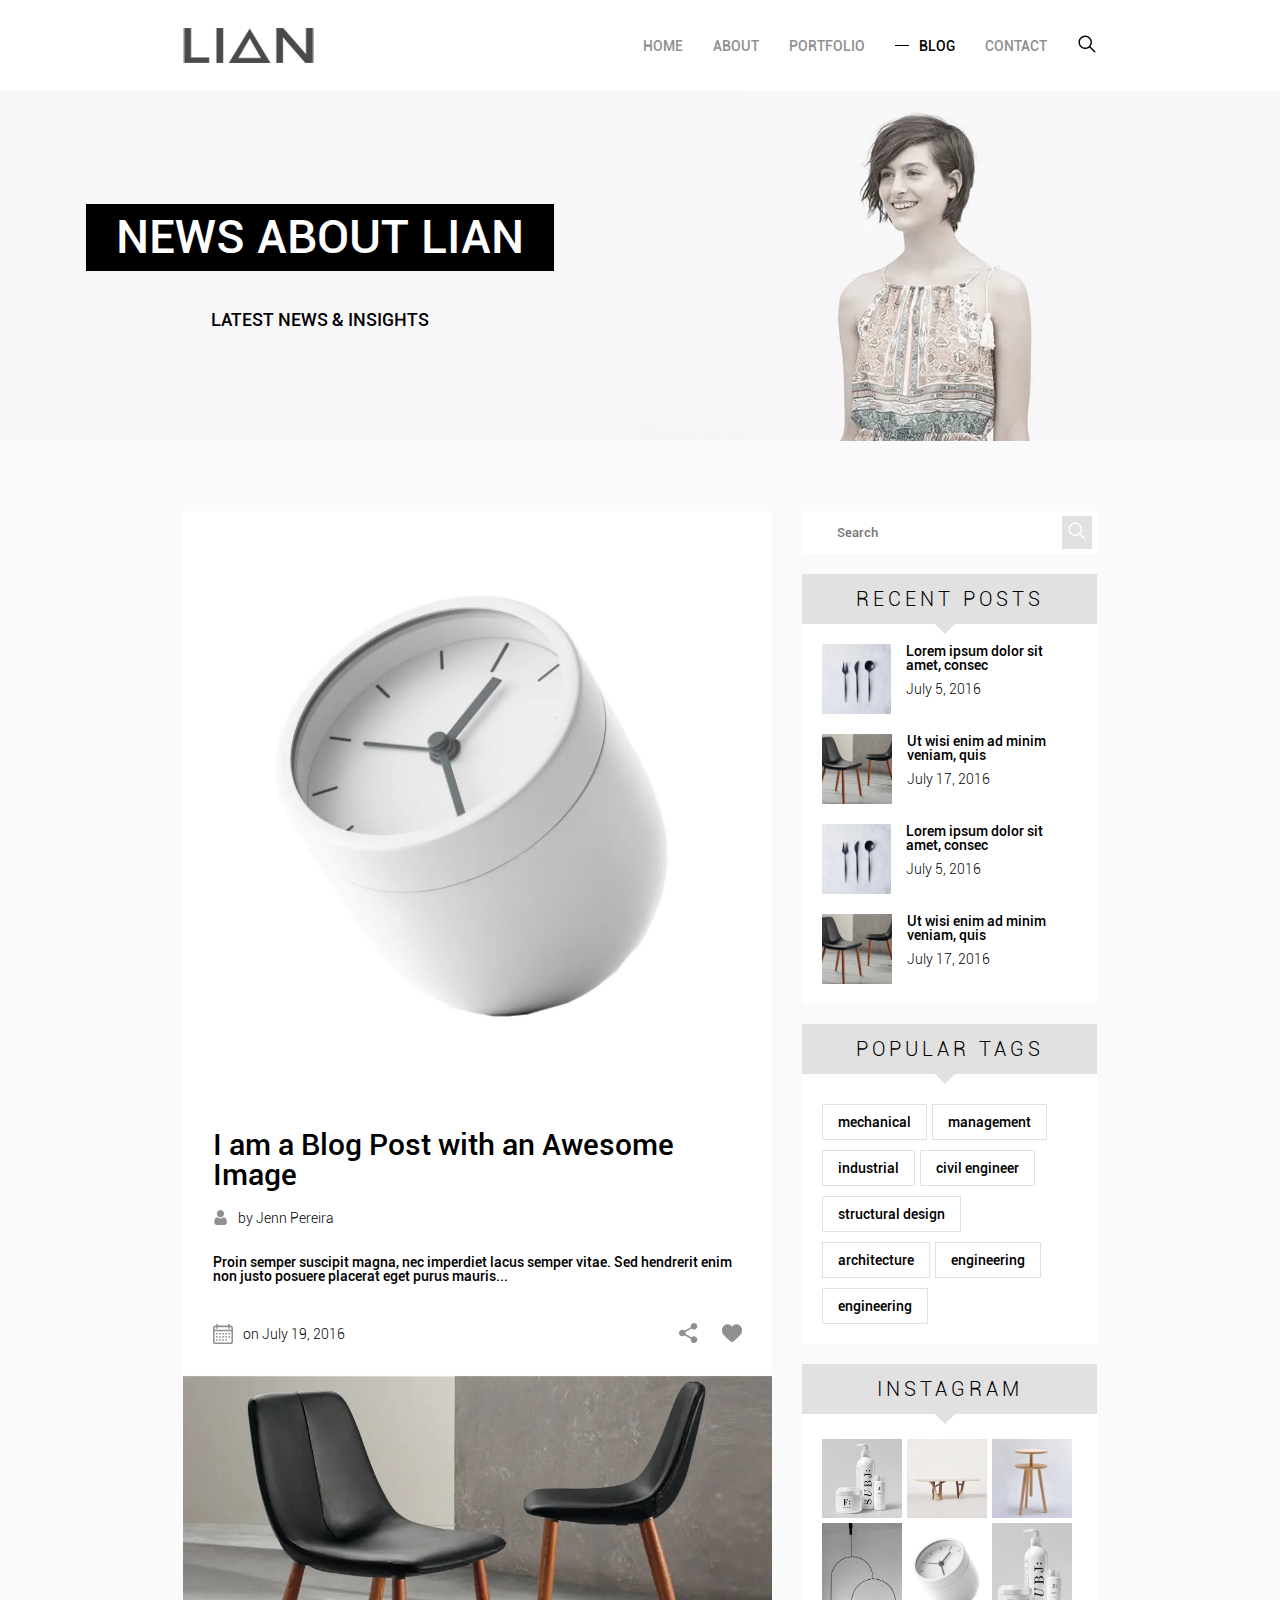
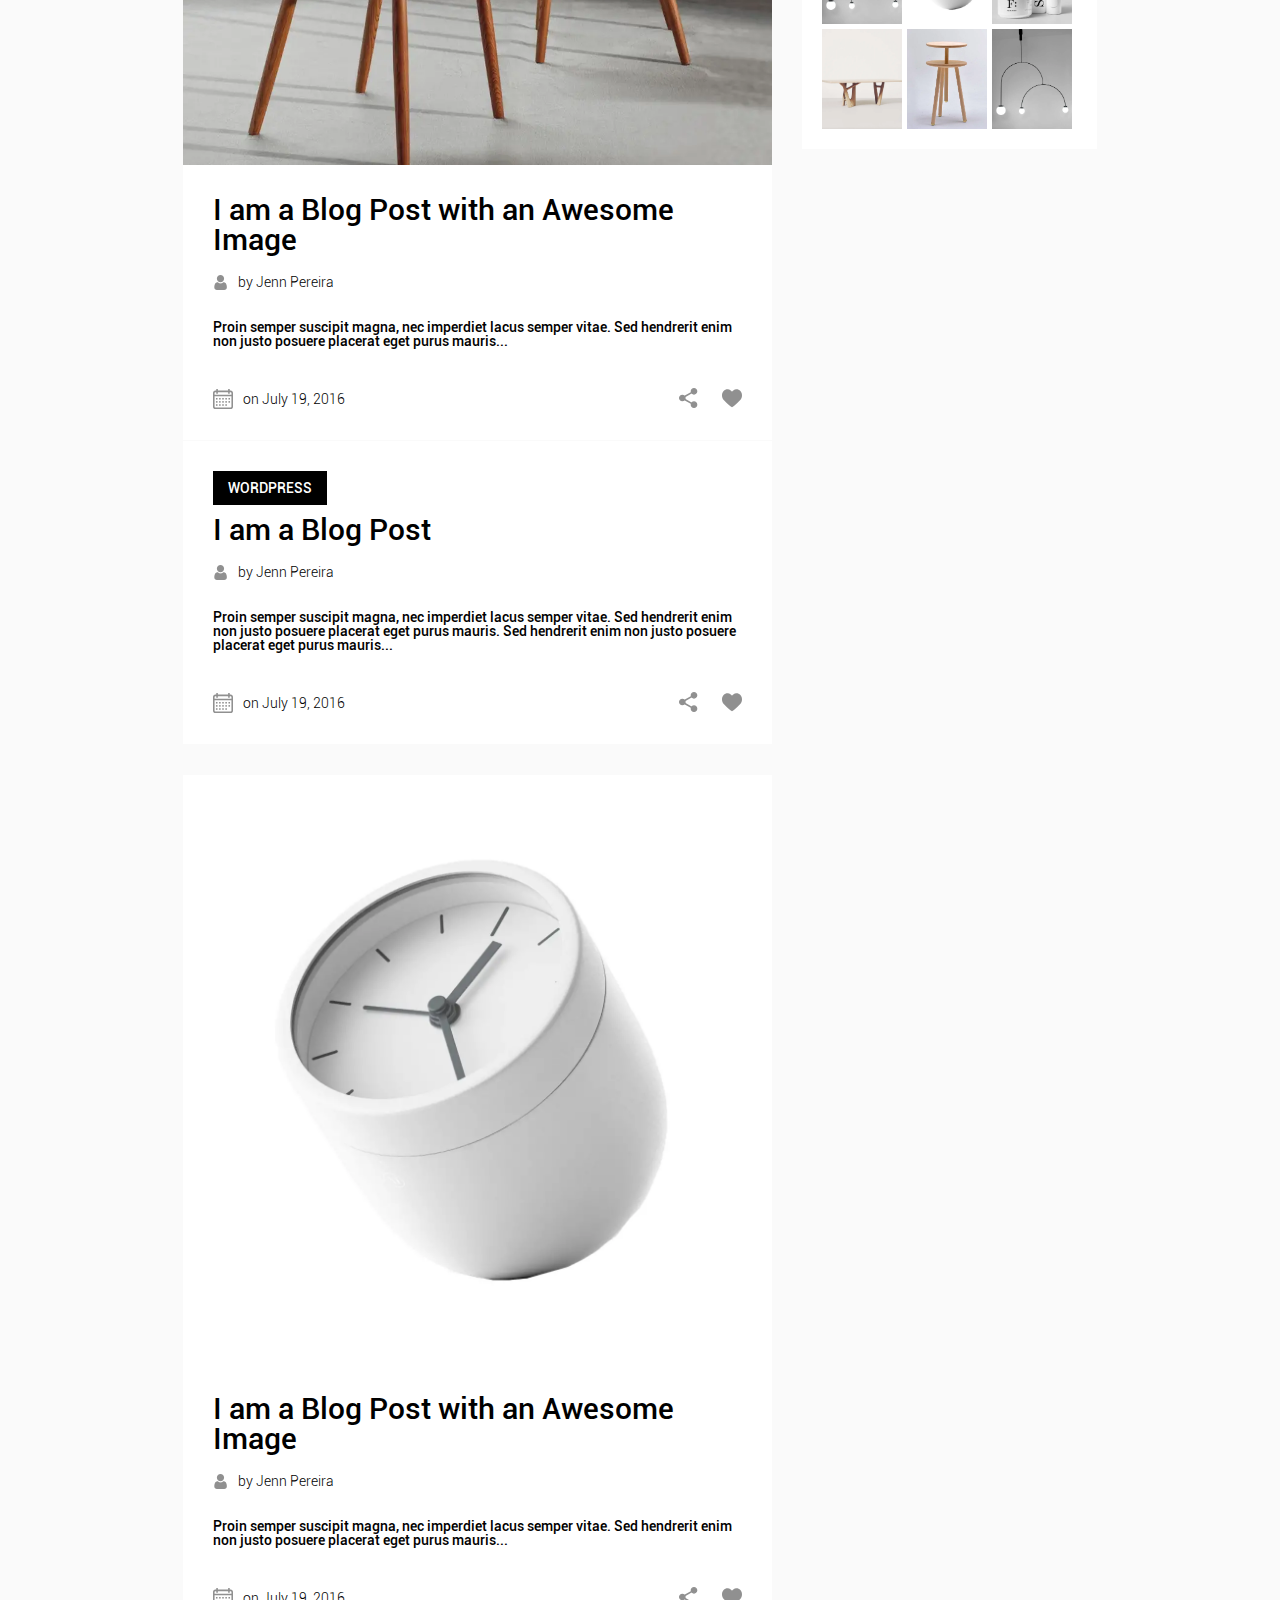
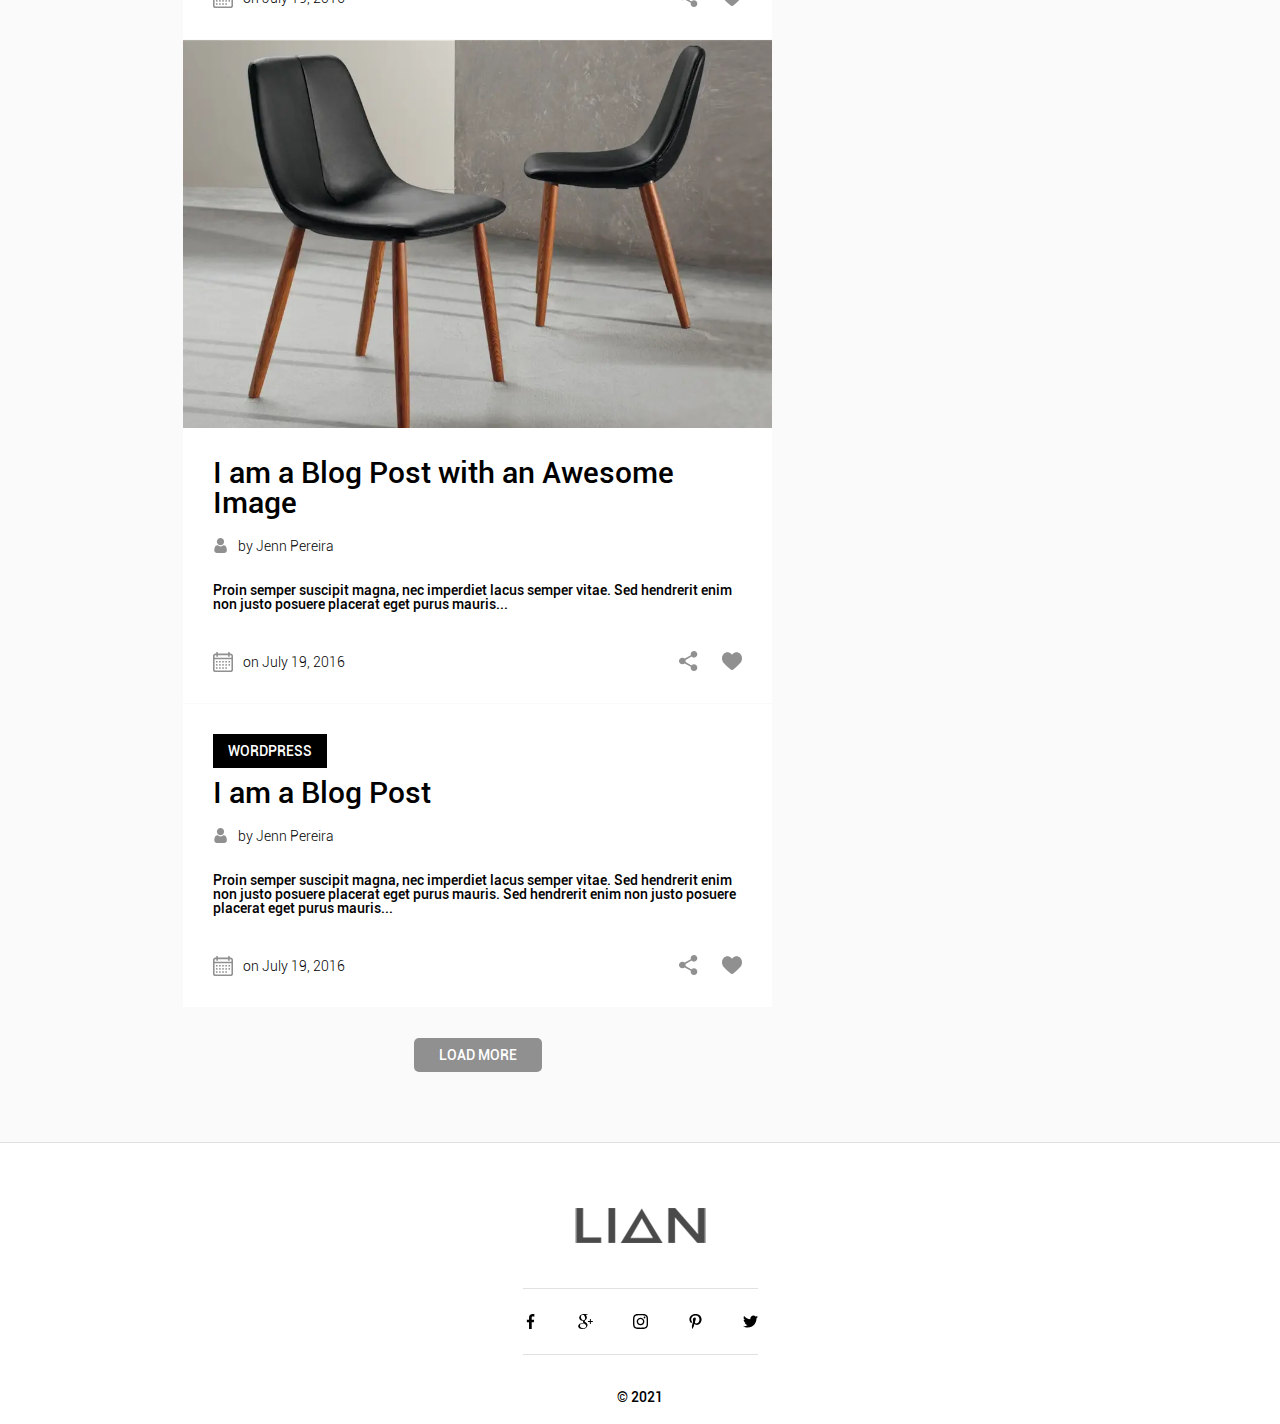
<file: blog.html>
<!DOCTYPE html><html lang="en">  <head>      <!-- Yandex.Metrika counter --><script type="text/javascript" >    (function(m,e,t,r,i,k,a){m[i]=m[i]||function(){(m[i].a=m[i].a||[]).push(arguments)};    m[i].l=1*new Date();k=e.createElement(t),a=e.getElementsByTagName(t)[0],k.async=1,k.src=r,a.parentNode.insertBefore(k,a)})    (window, document, "script", "https://mc.yandex.ru/metrika/tag.js", "ym");     ym(85573300, "init", {         clickmap:true,         trackLinks:true,         accurateTrackBounce:true    }); </script> <noscript><div><picture><source srcset="https://mc.yandex.ru/watch/85573300" type="image/webp"><img src="https://mc.yandex.ru/watch/85573300" style="position:absolute; left:-9999px;" alt="" /></picture></div></noscript> <!-- /Yandex.Metrika counter -->    <meta charset="UTF-8" />    <meta http-equiv="X-UA-Compatible" content="IE=edge" />    <meta      name="viewport"      content="width=device-width, initial-scale=1.0, maximum-scale=1.0, user-scalable=0"    />    <link rel="stylesheet" href="css/style.min.css" />    <title>Blog</title>  </head>  <body>    <div class="wrapper">      <header class="header">   <div class="container">      <div class="header__body">         <button class="burger"><span></span></button>         <div class="header__logo"><picture><source srcset="img/icons/logo.svg" type="image/webp"><img src="img/icons/logo.svg" alt=""></picture></div>         <div class="header__menu">            <nav class="menu">               <ul>                  <li data-nav="0" class="_active"><a href="index">HOME</a></li>                  <li data-nav="1" ><a href="about">About</a></li>                  <li data-nav="2" ><a href="portfolio">Portfolio</a></li>                  <li data-nav="3" ><a href="blog">BLOG</a></li>                  <li data-nav="4" ><a href="contact">Contact</a></li>               </ul>            </nav>         </div>         <form class="search-form">            <button class="search-form__btn">               <svg width="20" height="20" x="0" y="0" viewBox="0 0 512.005 512.005" style="enable-background:new 0 0 512 512" xml:space="preserve" class=""><g transform="matrix(0.85,0,0,0.85,38.4004211425781,38.40044860839842)">                  <path d="M505.749,475.587l-145.6-145.6c28.203-34.837,45.184-79.104,45.184-127.317c0-111.744-90.923-202.667-202.667-202.667    S0,90.925,0,202.669s90.923,202.667,202.667,202.667c48.213,0,92.48-16.981,127.317-45.184l145.6,145.6    c4.16,4.16,9.621,6.251,15.083,6.251s10.923-2.091,15.083-6.251C514.091,497.411,514.091,483.928,505.749,475.587z     M202.667,362.669c-88.235,0-160-71.765-160-160s71.765-160,160-160s160,71.765,160,160S290.901,362.669,202.667,362.669z"  data-original="#000000" style="" class=""/>                  </g>               </svg>            </button>            <div  class="search-form__field-wrapper">               <input placeholder="Search" autocomplete="off" class="search-form__field" name="search" type="text">               <button class="search-form__close">                  <svg  width="20" height="20" x="0" y="0" viewBox="0 0 512.001 512.001" style="enable-background:new 0 0 512 512" xml:space="preserve" class=""><g transform="matrix(0.7799999999999999,0,0,0.7799999999999999,56.32010616302489,56.32019868850708)">                  <path d="M284.286,256.002L506.143,34.144c7.811-7.811,7.811-20.475,0-28.285c-7.811-7.81-20.475-7.811-28.285,0L256,227.717    L34.143,5.859c-7.811-7.811-20.475-7.811-28.285,0c-7.81,7.811-7.811,20.475,0,28.285l221.857,221.857L5.858,477.859    c-7.811,7.811-7.811,20.475,0,28.285c3.905,3.905,9.024,5.857,14.143,5.857c5.119,0,10.237-1.952,14.143-5.857L256,284.287    l221.857,221.857c3.905,3.905,9.024,5.857,14.143,5.857s10.237-1.952,14.143-5.857c7.811-7.811,7.811-20.475,0-28.285    L284.286,256.002z" data-original="#000000" style="" class=""/></g>               </svg>               </button>            </div>         </form>      </div>   </div></header>      <section class="head">        <div class="head__body">          <div class="head__content content-head">            <h2>News About Lian</h2>            <h3>Latest News & Insights</h3>          </div>          <div class="head__image">            <picture><source srcset="img/blog/head.webp" type="image/webp"><img src="img/blog/head.png" alt="" /></picture>          </div>        </div>      </section>      <main>        <div class="container blog">          <section class="posts">             <div class="posts__body">                <a href="blog-post">                   <div class="posts__item post">                     <div class="post__image"><picture><source srcset="img/gallery/5.webp" type="image/webp"><img src="img/gallery/5.png" alt=""></picture></div>                     <div class="post__body">                         <div class="post__tag"></div>                         <div class="post__title">I am a Blog Post with an Awesome Image</div>                         <div class="post__author">                            <svg width="15" height="15" x="0" y="0" viewBox="0 0 512 512.002" ><g transform="matrix(1,0,0,1,45,0)"><path xmlns="http://www.w3.org/2000/svg" d="m210.351562 246.632812c33.882813 0 63.222657-12.152343 87.195313-36.128906 23.972656-23.972656 36.125-53.304687 36.125-87.191406 0-33.875-12.152344-63.210938-36.128906-87.191406-23.976563-23.96875-53.3125-36.121094-87.191407-36.121094-33.886718 0-63.21875 12.152344-87.191406 36.125s-36.128906 53.308594-36.128906 87.1875c0 33.886719 12.15625 63.222656 36.132812 87.195312 23.976563 23.96875 53.3125 36.125 87.1875 36.125zm0 0"  data-original="#000000" style=""/><path xmlns="http://www.w3.org/2000/svg" d="m426.128906 393.703125c-.691406-9.976563-2.089844-20.859375-4.148437-32.351563-2.078125-11.578124-4.753907-22.523437-7.957031-32.527343-3.308594-10.339844-7.808594-20.550781-13.371094-30.335938-5.773438-10.15625-12.554688-19-20.164063-26.277343-7.957031-7.613282-17.699219-13.734376-28.964843-18.199219-11.226563-4.441407-23.667969-6.691407-36.976563-6.691407-5.226563 0-10.28125 2.144532-20.042969 8.5-6.007812 3.917969-13.035156 8.449219-20.878906 13.460938-6.707031 4.273438-15.792969 8.277344-27.015625 11.902344-10.949219 3.542968-22.066406 5.339844-33.039063 5.339844-10.972656 0-22.085937-1.796876-33.046874-5.339844-11.210938-3.621094-20.296876-7.625-26.996094-11.898438-7.769532-4.964844-14.800782-9.496094-20.898438-13.46875-9.75-6.355468-14.808594-8.5-20.035156-8.5-13.3125 0-25.75 2.253906-36.972656 6.699219-11.257813 4.457031-21.003906 10.578125-28.96875 18.199219-7.605469 7.28125-14.390625 16.121094-20.15625 26.273437-5.558594 9.785157-10.058594 19.992188-13.371094 30.339844-3.199219 10.003906-5.875 20.945313-7.953125 32.523437-2.058594 11.476563-3.457031 22.363282-4.148437 32.363282-.679688 9.796875-1.023438 19.964844-1.023438 30.234375 0 26.726562 8.496094 48.363281 25.25 64.320312 16.546875 15.746094 38.441406 23.734375 65.066406 23.734375h246.53125c26.625 0 48.511719-7.984375 65.0625-23.734375 16.757813-15.945312 25.253906-37.585937 25.253906-64.324219-.003906-10.316406-.351562-20.492187-1.035156-30.242187zm0 0"  data-original="#000000" style=""/></g></svg>                            <span>by Jenn Pereira </span>                         </div>                         <div class="post__content"><p>Proin semper suscipit magna, nec imperdiet lacus semper vitae. Sed hendrerit enim non justo posuere placerat eget purus mauris...</p></div>                         <div class="post__footer">                           <div class="post__date">                              <svg  width="20" height="20" x="0" y="0" viewBox="0 0 512 512" ><g>                                 <g xmlns="http://www.w3.org/2000/svg">                                    <g>                                       <path d="M452,40h-24V0h-40v40H124V0H84v40H60C26.916,40,0,66.916,0,100v352c0,33.084,26.916,60,60,60h392    c33.084,0,60-26.916,60-60V100C512,66.916,485.084,40,452,40z M472,452c0,11.028-8.972,20-20,20H60c-11.028,0-20-8.972-20-20V188    h432V452z M472,148H40v-48c0-11.028,8.972-20,20-20h24v40h40V80h264v40h40V80h24c11.028,0,20,8.972,20,20V148z"  data-original="#000000" style=""/>                                    </g>                                 </g>                                 <g xmlns="http://www.w3.org/2000/svg">                                    <g>                                       <rect x="76" y="230" width="40" height="40" data-original="#000000" style=""/>                                    </g>                                 </g>                                 <g xmlns="http://www.w3.org/2000/svg">                                    <g>                                       <rect x="156" y="230" width="40" height="40"  data-original="#000000" style=""/>                                    </g>                                 </g>                                 <g xmlns="http://www.w3.org/2000/svg">                                    <g>                                       <rect x="236" y="230" width="40" height="40"  data-original="#000000" style=""/>                                    </g>                                 </g>                                 <g xmlns="http://www.w3.org/2000/svg">                                    <g>                                       <rect x="316" y="230" width="40" height="40"  data-original="#000000" style=""/>                                    </g>                                 </g>                                 <g xmlns="http://www.w3.org/2000/svg">                                    <g>                                       <rect x="396" y="230" width="40" height="40"  data-original="#000000" style=""/>                                    </g>                                 </g>                                 <g xmlns="http://www.w3.org/2000/svg">                                    <g>                                       <rect x="76" y="310" width="40" height="40"  data-original="#000000" style=""/>                                    </g>                                 </g>                                 <g xmlns="http://www.w3.org/2000/svg">                                    <g>                                       <rect x="156" y="310" width="40" height="40"  data-original="#000000" style=""/>                                    </g>                                 </g>                                 <g xmlns="http://www.w3.org/2000/svg">                                    <g>                                       <rect x="236" y="310" width="40" height="40"  data-original="#000000" style=""/>                                    </g>                                 </g>                                 <g xmlns="http://www.w3.org/2000/svg">                                    <g>                                       <rect x="316" y="310" width="40" height="40"  data-original="#000000" style=""/>                                    </g>                                 </g>                                 <g xmlns="http://www.w3.org/2000/svg">                                    <g>                                       <rect x="76" y="390" width="40" height="40"  data-original="#000000" style=""/>                                    </g>                                 </g>                                 <g xmlns="http://www.w3.org/2000/svg">                                    <g>                                       <rect x="156" y="390" width="40" height="40"  data-original="#000000" style=""/>                                    </g>                                 </g>                                 <g xmlns="http://www.w3.org/2000/svg">                                    <g>                                       <rect x="236" y="390" width="40" height="40"  data-original="#000000" style=""/>                                    </g>                                 </g>                                 <g xmlns="http://www.w3.org/2000/svg">                                    <g>                                       <rect x="316" y="390" width="40" height="40"  data-original="#000000" style=""/>                                    </g>                                 </g>                                 <g xmlns="http://www.w3.org/2000/svg">                                    <g>                                       <rect x="396" y="310" width="40" height="40"  data-original="#000000" style=""/>                                    </g>                                 </g></g></svg>                              <span>on July 19, 2016</span>                           </div>                           <div class="post__buttons">                              <svg  width="20" height="20" x="0" y="0" viewBox="0 0 512 512" >                                 <path xmlns="http://www.w3.org/2000/svg" d="m453.332031 85.332031c0 38.292969-31.039062 69.335938-69.332031 69.335938s-69.332031-31.042969-69.332031-69.335938c0-38.289062 31.039062-69.332031 69.332031-69.332031s69.332031 31.042969 69.332031 69.332031zm0 0"  data-original="#000000" style=""/><path xmlns="http://www.w3.org/2000/svg" d="m384 170.667969c-47.0625 0-85.332031-38.273438-85.332031-85.335938 0-47.058593 38.269531-85.332031 85.332031-85.332031s85.332031 38.273438 85.332031 85.332031c0 47.0625-38.269531 85.335938-85.332031 85.335938zm0-138.667969c-29.417969 0-53.332031 23.9375-53.332031 53.332031 0 29.398438 23.914062 53.335938 53.332031 53.335938s53.332031-23.9375 53.332031-53.335938c0-29.394531-23.914062-53.332031-53.332031-53.332031zm0 0"  data-original="#000000" style=""/><path xmlns="http://www.w3.org/2000/svg" d="m453.332031 426.667969c0 38.289062-31.039062 69.332031-69.332031 69.332031s-69.332031-31.042969-69.332031-69.332031c0-38.292969 31.039062-69.335938 69.332031-69.335938s69.332031 31.042969 69.332031 69.335938zm0 0"  data-original="#000000" style=""/><path xmlns="http://www.w3.org/2000/svg" d="m384 512c-47.0625 0-85.332031-38.273438-85.332031-85.332031 0-47.0625 38.269531-85.335938 85.332031-85.335938s85.332031 38.273438 85.332031 85.335938c0 47.058593-38.269531 85.332031-85.332031 85.332031zm0-138.667969c-29.417969 0-53.332031 23.9375-53.332031 53.335938 0 29.394531 23.914062 53.332031 53.332031 53.332031s53.332031-23.9375 53.332031-53.332031c0-29.398438-23.914062-53.335938-53.332031-53.335938zm0 0"  data-original="#000000" style=""/><path xmlns="http://www.w3.org/2000/svg" d="m154.667969 256c0 38.292969-31.042969 69.332031-69.335938 69.332031-38.289062 0-69.332031-31.039062-69.332031-69.332031s31.042969-69.332031 69.332031-69.332031c38.292969 0 69.335938 31.039062 69.335938 69.332031zm0 0"  data-original="#000000" style=""/><path xmlns="http://www.w3.org/2000/svg" d="m85.332031 341.332031c-47.058593 0-85.332031-38.269531-85.332031-85.332031s38.273438-85.332031 85.332031-85.332031c47.0625 0 85.335938 38.269531 85.335938 85.332031s-38.273438 85.332031-85.335938 85.332031zm0-138.664062c-29.417969 0-53.332031 23.933593-53.332031 53.332031s23.914062 53.332031 53.332031 53.332031c29.421875 0 53.335938-23.933593 53.335938-53.332031s-23.914063-53.332031-53.335938-53.332031zm0 0"  data-original="#000000" style=""/><path xmlns="http://www.w3.org/2000/svg" d="m135.703125 245.761719c-7.425781 0-14.636719-3.863281-18.5625-10.773438-5.824219-10.21875-2.238281-23.253906 7.980469-29.101562l197.949218-112.851563c10.21875-5.867187 23.253907-2.28125 29.101563 7.976563 5.824219 10.21875 2.238281 23.253906-7.980469 29.101562l-197.953125 112.851563c-3.328125 1.898437-6.953125 2.796875-10.535156 2.796875zm0 0"  data-original="#000000" style=""/><path xmlns="http://www.w3.org/2000/svg" d="m333.632812 421.761719c-3.585937 0-7.210937-.898438-10.539062-2.796875l-197.953125-112.851563c-10.21875-5.824219-13.800781-18.859375-7.976563-29.101562 5.800782-10.238281 18.855469-13.84375 29.097657-7.976563l197.953125 112.851563c10.21875 5.824219 13.800781 18.859375 7.976562 29.101562-3.945312 6.910157-11.15625 10.773438-18.558594 10.773438zm0 0"  data-original="#000000" style=""/>                             </svg>                             <svg width="20" height="20" x="0" y="0" viewBox="0 0 512.00002 512" >                                <g transform="matrix(1,0,0,1,0,35)"><path xmlns="http://www.w3.org/2000/svg" d="m471.382812 44.578125c-26.503906-28.746094-62.871093-44.578125-102.410156-44.578125-29.554687 0-56.621094 9.34375-80.449218 27.769531-12.023438 9.300781-22.917969 20.679688-32.523438 33.960938-9.601562-13.277344-20.5-24.660157-32.527344-33.960938-23.824218-18.425781-50.890625-27.769531-80.445312-27.769531-39.539063 0-75.910156 15.832031-102.414063 44.578125-26.1875 28.410156-40.613281 67.222656-40.613281 109.292969 0 43.300781 16.136719 82.9375 50.78125 124.742187 30.992188 37.394531 75.535156 75.355469 127.117188 119.3125 17.613281 15.011719 37.578124 32.027344 58.308593 50.152344 5.476563 4.796875 12.503907 7.4375 19.792969 7.4375 7.285156 0 14.316406-2.640625 19.785156-7.429687 20.730469-18.128907 40.707032-35.152344 58.328125-50.171876 51.574219-43.949218 96.117188-81.90625 127.109375-119.304687 34.644532-41.800781 50.777344-81.4375 50.777344-124.742187 0-42.066407-14.425781-80.878907-40.617188-109.289063zm0 0"  data-original="#000000" style="" class=""/></g>                             </svg>                           </div>                         </div>                     </div>                   </div>                </a>                <a href="blog-post">                   <div class="posts__item post">                     <div class="post__image"><picture><source srcset="img/gallery/8.webp" type="image/webp"><img src="img/gallery/8.png" alt=""></picture></div>                     <div class="post__body">                         <div class="post__tag"></div>                         <div class="post__title">I am a Blog Post with an Awesome Image</div>                         <div class="post__author">                            <svg width="15" height="15" x="0" y="0" viewBox="0 0 512 512.002" ><g transform="matrix(1,0,0,1,45,0)"><path xmlns="http://www.w3.org/2000/svg" d="m210.351562 246.632812c33.882813 0 63.222657-12.152343 87.195313-36.128906 23.972656-23.972656 36.125-53.304687 36.125-87.191406 0-33.875-12.152344-63.210938-36.128906-87.191406-23.976563-23.96875-53.3125-36.121094-87.191407-36.121094-33.886718 0-63.21875 12.152344-87.191406 36.125s-36.128906 53.308594-36.128906 87.1875c0 33.886719 12.15625 63.222656 36.132812 87.195312 23.976563 23.96875 53.3125 36.125 87.1875 36.125zm0 0"  data-original="#000000" style=""/><path xmlns="http://www.w3.org/2000/svg" d="m426.128906 393.703125c-.691406-9.976563-2.089844-20.859375-4.148437-32.351563-2.078125-11.578124-4.753907-22.523437-7.957031-32.527343-3.308594-10.339844-7.808594-20.550781-13.371094-30.335938-5.773438-10.15625-12.554688-19-20.164063-26.277343-7.957031-7.613282-17.699219-13.734376-28.964843-18.199219-11.226563-4.441407-23.667969-6.691407-36.976563-6.691407-5.226563 0-10.28125 2.144532-20.042969 8.5-6.007812 3.917969-13.035156 8.449219-20.878906 13.460938-6.707031 4.273438-15.792969 8.277344-27.015625 11.902344-10.949219 3.542968-22.066406 5.339844-33.039063 5.339844-10.972656 0-22.085937-1.796876-33.046874-5.339844-11.210938-3.621094-20.296876-7.625-26.996094-11.898438-7.769532-4.964844-14.800782-9.496094-20.898438-13.46875-9.75-6.355468-14.808594-8.5-20.035156-8.5-13.3125 0-25.75 2.253906-36.972656 6.699219-11.257813 4.457031-21.003906 10.578125-28.96875 18.199219-7.605469 7.28125-14.390625 16.121094-20.15625 26.273437-5.558594 9.785157-10.058594 19.992188-13.371094 30.339844-3.199219 10.003906-5.875 20.945313-7.953125 32.523437-2.058594 11.476563-3.457031 22.363282-4.148437 32.363282-.679688 9.796875-1.023438 19.964844-1.023438 30.234375 0 26.726562 8.496094 48.363281 25.25 64.320312 16.546875 15.746094 38.441406 23.734375 65.066406 23.734375h246.53125c26.625 0 48.511719-7.984375 65.0625-23.734375 16.757813-15.945312 25.253906-37.585937 25.253906-64.324219-.003906-10.316406-.351562-20.492187-1.035156-30.242187zm0 0"  data-original="#000000" style=""/></g></svg>                            <span>by Jenn Pereira </span>                         </div>                         <div class="post__content"><p>Proin semper suscipit magna, nec imperdiet lacus semper vitae. Sed hendrerit enim non justo posuere placerat eget purus mauris...</p></div>                         <div class="post__footer">                           <div class="post__date">                              <svg  width="20" height="20" x="0" y="0" viewBox="0 0 512 512" ><g>                                 <g xmlns="http://www.w3.org/2000/svg">                                    <g>                                       <path d="M452,40h-24V0h-40v40H124V0H84v40H60C26.916,40,0,66.916,0,100v352c0,33.084,26.916,60,60,60h392    c33.084,0,60-26.916,60-60V100C512,66.916,485.084,40,452,40z M472,452c0,11.028-8.972,20-20,20H60c-11.028,0-20-8.972-20-20V188    h432V452z M472,148H40v-48c0-11.028,8.972-20,20-20h24v40h40V80h264v40h40V80h24c11.028,0,20,8.972,20,20V148z"  data-original="#000000" style=""/>                                    </g>                                 </g>                                 <g xmlns="http://www.w3.org/2000/svg">                                    <g>                                       <rect x="76" y="230" width="40" height="40" data-original="#000000" style=""/>                                    </g>                                 </g>                                 <g xmlns="http://www.w3.org/2000/svg">                                    <g>                                       <rect x="156" y="230" width="40" height="40"  data-original="#000000" style=""/>                                    </g>                                 </g>                                 <g xmlns="http://www.w3.org/2000/svg">                                    <g>                                       <rect x="236" y="230" width="40" height="40"  data-original="#000000" style=""/>                                    </g>                                 </g>                                 <g xmlns="http://www.w3.org/2000/svg">                                    <g>                                       <rect x="316" y="230" width="40" height="40"  data-original="#000000" style=""/>                                    </g>                                 </g>                                 <g xmlns="http://www.w3.org/2000/svg">                                    <g>                                       <rect x="396" y="230" width="40" height="40"  data-original="#000000" style=""/>                                    </g>                                 </g>                                 <g xmlns="http://www.w3.org/2000/svg">                                    <g>                                       <rect x="76" y="310" width="40" height="40"  data-original="#000000" style=""/>                                    </g>                                 </g>                                 <g xmlns="http://www.w3.org/2000/svg">                                    <g>                                       <rect x="156" y="310" width="40" height="40"  data-original="#000000" style=""/>                                    </g>                                 </g>                                 <g xmlns="http://www.w3.org/2000/svg">                                    <g>                                       <rect x="236" y="310" width="40" height="40"  data-original="#000000" style=""/>                                    </g>                                 </g>                                 <g xmlns="http://www.w3.org/2000/svg">                                    <g>                                       <rect x="316" y="310" width="40" height="40"  data-original="#000000" style=""/>                                    </g>                                 </g>                                 <g xmlns="http://www.w3.org/2000/svg">                                    <g>                                       <rect x="76" y="390" width="40" height="40"  data-original="#000000" style=""/>                                    </g>                                 </g>                                 <g xmlns="http://www.w3.org/2000/svg">                                    <g>                                       <rect x="156" y="390" width="40" height="40"  data-original="#000000" style=""/>                                    </g>                                 </g>                                 <g xmlns="http://www.w3.org/2000/svg">                                    <g>                                       <rect x="236" y="390" width="40" height="40"  data-original="#000000" style=""/>                                    </g>                                 </g>                                 <g xmlns="http://www.w3.org/2000/svg">                                    <g>                                       <rect x="316" y="390" width="40" height="40"  data-original="#000000" style=""/>                                    </g>                                 </g>                                 <g xmlns="http://www.w3.org/2000/svg">                                    <g>                                       <rect x="396" y="310" width="40" height="40"  data-original="#000000" style=""/>                                    </g>                                 </g></g></svg>                              <span>on July 19, 2016</span>                           </div>                           <div class="post__buttons">                              <svg  width="20" height="20" x="0" y="0" viewBox="0 0 512 512" >                                 <path xmlns="http://www.w3.org/2000/svg" d="m453.332031 85.332031c0 38.292969-31.039062 69.335938-69.332031 69.335938s-69.332031-31.042969-69.332031-69.335938c0-38.289062 31.039062-69.332031 69.332031-69.332031s69.332031 31.042969 69.332031 69.332031zm0 0"  data-original="#000000" style=""/><path xmlns="http://www.w3.org/2000/svg" d="m384 170.667969c-47.0625 0-85.332031-38.273438-85.332031-85.335938 0-47.058593 38.269531-85.332031 85.332031-85.332031s85.332031 38.273438 85.332031 85.332031c0 47.0625-38.269531 85.335938-85.332031 85.335938zm0-138.667969c-29.417969 0-53.332031 23.9375-53.332031 53.332031 0 29.398438 23.914062 53.335938 53.332031 53.335938s53.332031-23.9375 53.332031-53.335938c0-29.394531-23.914062-53.332031-53.332031-53.332031zm0 0"  data-original="#000000" style=""/><path xmlns="http://www.w3.org/2000/svg" d="m453.332031 426.667969c0 38.289062-31.039062 69.332031-69.332031 69.332031s-69.332031-31.042969-69.332031-69.332031c0-38.292969 31.039062-69.335938 69.332031-69.335938s69.332031 31.042969 69.332031 69.335938zm0 0"  data-original="#000000" style=""/><path xmlns="http://www.w3.org/2000/svg" d="m384 512c-47.0625 0-85.332031-38.273438-85.332031-85.332031 0-47.0625 38.269531-85.335938 85.332031-85.335938s85.332031 38.273438 85.332031 85.335938c0 47.058593-38.269531 85.332031-85.332031 85.332031zm0-138.667969c-29.417969 0-53.332031 23.9375-53.332031 53.335938 0 29.394531 23.914062 53.332031 53.332031 53.332031s53.332031-23.9375 53.332031-53.332031c0-29.398438-23.914062-53.335938-53.332031-53.335938zm0 0"  data-original="#000000" style=""/><path xmlns="http://www.w3.org/2000/svg" d="m154.667969 256c0 38.292969-31.042969 69.332031-69.335938 69.332031-38.289062 0-69.332031-31.039062-69.332031-69.332031s31.042969-69.332031 69.332031-69.332031c38.292969 0 69.335938 31.039062 69.335938 69.332031zm0 0"  data-original="#000000" style=""/><path xmlns="http://www.w3.org/2000/svg" d="m85.332031 341.332031c-47.058593 0-85.332031-38.269531-85.332031-85.332031s38.273438-85.332031 85.332031-85.332031c47.0625 0 85.335938 38.269531 85.335938 85.332031s-38.273438 85.332031-85.335938 85.332031zm0-138.664062c-29.417969 0-53.332031 23.933593-53.332031 53.332031s23.914062 53.332031 53.332031 53.332031c29.421875 0 53.335938-23.933593 53.335938-53.332031s-23.914063-53.332031-53.335938-53.332031zm0 0"  data-original="#000000" style=""/><path xmlns="http://www.w3.org/2000/svg" d="m135.703125 245.761719c-7.425781 0-14.636719-3.863281-18.5625-10.773438-5.824219-10.21875-2.238281-23.253906 7.980469-29.101562l197.949218-112.851563c10.21875-5.867187 23.253907-2.28125 29.101563 7.976563 5.824219 10.21875 2.238281 23.253906-7.980469 29.101562l-197.953125 112.851563c-3.328125 1.898437-6.953125 2.796875-10.535156 2.796875zm0 0"  data-original="#000000" style=""/><path xmlns="http://www.w3.org/2000/svg" d="m333.632812 421.761719c-3.585937 0-7.210937-.898438-10.539062-2.796875l-197.953125-112.851563c-10.21875-5.824219-13.800781-18.859375-7.976563-29.101562 5.800782-10.238281 18.855469-13.84375 29.097657-7.976563l197.953125 112.851563c10.21875 5.824219 13.800781 18.859375 7.976562 29.101562-3.945312 6.910157-11.15625 10.773438-18.558594 10.773438zm0 0"  data-original="#000000" style=""/>                             </svg>                             <svg width="20" height="20" x="0" y="0" viewBox="0 0 512.00002 512" >                                <g transform="matrix(1,0,0,1,0,35)"><path xmlns="http://www.w3.org/2000/svg" d="m471.382812 44.578125c-26.503906-28.746094-62.871093-44.578125-102.410156-44.578125-29.554687 0-56.621094 9.34375-80.449218 27.769531-12.023438 9.300781-22.917969 20.679688-32.523438 33.960938-9.601562-13.277344-20.5-24.660157-32.527344-33.960938-23.824218-18.425781-50.890625-27.769531-80.445312-27.769531-39.539063 0-75.910156 15.832031-102.414063 44.578125-26.1875 28.410156-40.613281 67.222656-40.613281 109.292969 0 43.300781 16.136719 82.9375 50.78125 124.742187 30.992188 37.394531 75.535156 75.355469 127.117188 119.3125 17.613281 15.011719 37.578124 32.027344 58.308593 50.152344 5.476563 4.796875 12.503907 7.4375 19.792969 7.4375 7.285156 0 14.316406-2.640625 19.785156-7.429687 20.730469-18.128907 40.707032-35.152344 58.328125-50.171876 51.574219-43.949218 96.117188-81.90625 127.109375-119.304687 34.644532-41.800781 50.777344-81.4375 50.777344-124.742187 0-42.066407-14.425781-80.878907-40.617188-109.289063zm0 0"  data-original="#000000" style="" class=""/></g>                             </svg>                           </div>                         </div>                     </div>                   </div>                </a>                <a  href="blog-post">                   <div class="posts__item post">                     <div class="post__image"></div>                     <div class="post__body">                         <div class="post__tag" style="display: inline-flex;">wordpress</div>                         <div class="post__title">I am a Blog Post</div>                         <div class="post__author">                            <svg width="15" height="15" x="0" y="0" viewBox="0 0 512 512.002" ><g transform="matrix(1,0,0,1,45,0)"><path xmlns="http://www.w3.org/2000/svg" d="m210.351562 246.632812c33.882813 0 63.222657-12.152343 87.195313-36.128906 23.972656-23.972656 36.125-53.304687 36.125-87.191406 0-33.875-12.152344-63.210938-36.128906-87.191406-23.976563-23.96875-53.3125-36.121094-87.191407-36.121094-33.886718 0-63.21875 12.152344-87.191406 36.125s-36.128906 53.308594-36.128906 87.1875c0 33.886719 12.15625 63.222656 36.132812 87.195312 23.976563 23.96875 53.3125 36.125 87.1875 36.125zm0 0"  data-original="#000000" style=""/><path xmlns="http://www.w3.org/2000/svg" d="m426.128906 393.703125c-.691406-9.976563-2.089844-20.859375-4.148437-32.351563-2.078125-11.578124-4.753907-22.523437-7.957031-32.527343-3.308594-10.339844-7.808594-20.550781-13.371094-30.335938-5.773438-10.15625-12.554688-19-20.164063-26.277343-7.957031-7.613282-17.699219-13.734376-28.964843-18.199219-11.226563-4.441407-23.667969-6.691407-36.976563-6.691407-5.226563 0-10.28125 2.144532-20.042969 8.5-6.007812 3.917969-13.035156 8.449219-20.878906 13.460938-6.707031 4.273438-15.792969 8.277344-27.015625 11.902344-10.949219 3.542968-22.066406 5.339844-33.039063 5.339844-10.972656 0-22.085937-1.796876-33.046874-5.339844-11.210938-3.621094-20.296876-7.625-26.996094-11.898438-7.769532-4.964844-14.800782-9.496094-20.898438-13.46875-9.75-6.355468-14.808594-8.5-20.035156-8.5-13.3125 0-25.75 2.253906-36.972656 6.699219-11.257813 4.457031-21.003906 10.578125-28.96875 18.199219-7.605469 7.28125-14.390625 16.121094-20.15625 26.273437-5.558594 9.785157-10.058594 19.992188-13.371094 30.339844-3.199219 10.003906-5.875 20.945313-7.953125 32.523437-2.058594 11.476563-3.457031 22.363282-4.148437 32.363282-.679688 9.796875-1.023438 19.964844-1.023438 30.234375 0 26.726562 8.496094 48.363281 25.25 64.320312 16.546875 15.746094 38.441406 23.734375 65.066406 23.734375h246.53125c26.625 0 48.511719-7.984375 65.0625-23.734375 16.757813-15.945312 25.253906-37.585937 25.253906-64.324219-.003906-10.316406-.351562-20.492187-1.035156-30.242187zm0 0"  data-original="#000000" style=""/></g></svg>                            <span>by Jenn Pereira </span>                         </div>                         <div class="post__content"><p>Proin semper suscipit magna, nec imperdiet lacus semper vitae. Sed hendrerit enim non justo posuere placerat eget purus mauris. Sed hendrerit enim non justo posuere placerat eget purus mauris...</p></div>                         <div class="post__footer">                           <div class="post__date">                              <svg  width="20" height="20" x="0" y="0" viewBox="0 0 512 512" ><g>                                 <g xmlns="http://www.w3.org/2000/svg">                                    <g>                                       <path d="M452,40h-24V0h-40v40H124V0H84v40H60C26.916,40,0,66.916,0,100v352c0,33.084,26.916,60,60,60h392    c33.084,0,60-26.916,60-60V100C512,66.916,485.084,40,452,40z M472,452c0,11.028-8.972,20-20,20H60c-11.028,0-20-8.972-20-20V188    h432V452z M472,148H40v-48c0-11.028,8.972-20,20-20h24v40h40V80h264v40h40V80h24c11.028,0,20,8.972,20,20V148z"  data-original="#000000" style=""/>                                    </g>                                 </g>                                 <g xmlns="http://www.w3.org/2000/svg">                                    <g>                                       <rect x="76" y="230" width="40" height="40" data-original="#000000" style=""/>                                    </g>                                 </g>                                 <g xmlns="http://www.w3.org/2000/svg">                                    <g>                                       <rect x="156" y="230" width="40" height="40"  data-original="#000000" style=""/>                                    </g>                                 </g>                                 <g xmlns="http://www.w3.org/2000/svg">                                    <g>                                       <rect x="236" y="230" width="40" height="40"  data-original="#000000" style=""/>                                    </g>                                 </g>                                 <g xmlns="http://www.w3.org/2000/svg">                                    <g>                                       <rect x="316" y="230" width="40" height="40"  data-original="#000000" style=""/>                                    </g>                                 </g>                                 <g xmlns="http://www.w3.org/2000/svg">                                    <g>                                       <rect x="396" y="230" width="40" height="40"  data-original="#000000" style=""/>                                    </g>                                 </g>                                 <g xmlns="http://www.w3.org/2000/svg">                                    <g>                                       <rect x="76" y="310" width="40" height="40"  data-original="#000000" style=""/>                                    </g>                                 </g>                                 <g xmlns="http://www.w3.org/2000/svg">                                    <g>                                       <rect x="156" y="310" width="40" height="40"  data-original="#000000" style=""/>                                    </g>                                 </g>                                 <g xmlns="http://www.w3.org/2000/svg">                                    <g>                                       <rect x="236" y="310" width="40" height="40"  data-original="#000000" style=""/>                                    </g>                                 </g>                                 <g xmlns="http://www.w3.org/2000/svg">                                    <g>                                       <rect x="316" y="310" width="40" height="40"  data-original="#000000" style=""/>                                    </g>                                 </g>                                 <g xmlns="http://www.w3.org/2000/svg">                                    <g>                                       <rect x="76" y="390" width="40" height="40"  data-original="#000000" style=""/>                                    </g>                                 </g>                                 <g xmlns="http://www.w3.org/2000/svg">                                    <g>                                       <rect x="156" y="390" width="40" height="40"  data-original="#000000" style=""/>                                    </g>                                 </g>                                 <g xmlns="http://www.w3.org/2000/svg">                                    <g>                                       <rect x="236" y="390" width="40" height="40"  data-original="#000000" style=""/>                                    </g>                                 </g>                                 <g xmlns="http://www.w3.org/2000/svg">                                    <g>                                       <rect x="316" y="390" width="40" height="40"  data-original="#000000" style=""/>                                    </g>                                 </g>                                 <g xmlns="http://www.w3.org/2000/svg">                                    <g>                                       <rect x="396" y="310" width="40" height="40"  data-original="#000000" style=""/>                                    </g>                                 </g></g></svg>                              <span>on July 19, 2016</span>                           </div>                           <div class="post__buttons">                              <svg  width="20" height="20" x="0" y="0" viewBox="0 0 512 512" >                                 <path xmlns="http://www.w3.org/2000/svg" d="m453.332031 85.332031c0 38.292969-31.039062 69.335938-69.332031 69.335938s-69.332031-31.042969-69.332031-69.335938c0-38.289062 31.039062-69.332031 69.332031-69.332031s69.332031 31.042969 69.332031 69.332031zm0 0"  data-original="#000000" style=""/><path xmlns="http://www.w3.org/2000/svg" d="m384 170.667969c-47.0625 0-85.332031-38.273438-85.332031-85.335938 0-47.058593 38.269531-85.332031 85.332031-85.332031s85.332031 38.273438 85.332031 85.332031c0 47.0625-38.269531 85.335938-85.332031 85.335938zm0-138.667969c-29.417969 0-53.332031 23.9375-53.332031 53.332031 0 29.398438 23.914062 53.335938 53.332031 53.335938s53.332031-23.9375 53.332031-53.335938c0-29.394531-23.914062-53.332031-53.332031-53.332031zm0 0"  data-original="#000000" style=""/><path xmlns="http://www.w3.org/2000/svg" d="m453.332031 426.667969c0 38.289062-31.039062 69.332031-69.332031 69.332031s-69.332031-31.042969-69.332031-69.332031c0-38.292969 31.039062-69.335938 69.332031-69.335938s69.332031 31.042969 69.332031 69.335938zm0 0"  data-original="#000000" style=""/><path xmlns="http://www.w3.org/2000/svg" d="m384 512c-47.0625 0-85.332031-38.273438-85.332031-85.332031 0-47.0625 38.269531-85.335938 85.332031-85.335938s85.332031 38.273438 85.332031 85.335938c0 47.058593-38.269531 85.332031-85.332031 85.332031zm0-138.667969c-29.417969 0-53.332031 23.9375-53.332031 53.335938 0 29.394531 23.914062 53.332031 53.332031 53.332031s53.332031-23.9375 53.332031-53.332031c0-29.398438-23.914062-53.335938-53.332031-53.335938zm0 0"  data-original="#000000" style=""/><path xmlns="http://www.w3.org/2000/svg" d="m154.667969 256c0 38.292969-31.042969 69.332031-69.335938 69.332031-38.289062 0-69.332031-31.039062-69.332031-69.332031s31.042969-69.332031 69.332031-69.332031c38.292969 0 69.335938 31.039062 69.335938 69.332031zm0 0"  data-original="#000000" style=""/><path xmlns="http://www.w3.org/2000/svg" d="m85.332031 341.332031c-47.058593 0-85.332031-38.269531-85.332031-85.332031s38.273438-85.332031 85.332031-85.332031c47.0625 0 85.335938 38.269531 85.335938 85.332031s-38.273438 85.332031-85.335938 85.332031zm0-138.664062c-29.417969 0-53.332031 23.933593-53.332031 53.332031s23.914062 53.332031 53.332031 53.332031c29.421875 0 53.335938-23.933593 53.335938-53.332031s-23.914063-53.332031-53.335938-53.332031zm0 0"  data-original="#000000" style=""/><path xmlns="http://www.w3.org/2000/svg" d="m135.703125 245.761719c-7.425781 0-14.636719-3.863281-18.5625-10.773438-5.824219-10.21875-2.238281-23.253906 7.980469-29.101562l197.949218-112.851563c10.21875-5.867187 23.253907-2.28125 29.101563 7.976563 5.824219 10.21875 2.238281 23.253906-7.980469 29.101562l-197.953125 112.851563c-3.328125 1.898437-6.953125 2.796875-10.535156 2.796875zm0 0"  data-original="#000000" style=""/><path xmlns="http://www.w3.org/2000/svg" d="m333.632812 421.761719c-3.585937 0-7.210937-.898438-10.539062-2.796875l-197.953125-112.851563c-10.21875-5.824219-13.800781-18.859375-7.976563-29.101562 5.800782-10.238281 18.855469-13.84375 29.097657-7.976563l197.953125 112.851563c10.21875 5.824219 13.800781 18.859375 7.976562 29.101562-3.945312 6.910157-11.15625 10.773438-18.558594 10.773438zm0 0"  data-original="#000000" style=""/>                             </svg>                             <svg width="20" height="20" x="0" y="0" viewBox="0 0 512.00002 512" >                                <g transform="matrix(1,0,0,1,0,35)"><path xmlns="http://www.w3.org/2000/svg" d="m471.382812 44.578125c-26.503906-28.746094-62.871093-44.578125-102.410156-44.578125-29.554687 0-56.621094 9.34375-80.449218 27.769531-12.023438 9.300781-22.917969 20.679688-32.523438 33.960938-9.601562-13.277344-20.5-24.660157-32.527344-33.960938-23.824218-18.425781-50.890625-27.769531-80.445312-27.769531-39.539063 0-75.910156 15.832031-102.414063 44.578125-26.1875 28.410156-40.613281 67.222656-40.613281 109.292969 0 43.300781 16.136719 82.9375 50.78125 124.742187 30.992188 37.394531 75.535156 75.355469 127.117188 119.3125 17.613281 15.011719 37.578124 32.027344 58.308593 50.152344 5.476563 4.796875 12.503907 7.4375 19.792969 7.4375 7.285156 0 14.316406-2.640625 19.785156-7.429687 20.730469-18.128907 40.707032-35.152344 58.328125-50.171876 51.574219-43.949218 96.117188-81.90625 127.109375-119.304687 34.644532-41.800781 50.777344-81.4375 50.777344-124.742187 0-42.066407-14.425781-80.878907-40.617188-109.289063zm0 0"  data-original="#000000" style="" class=""/></g>                             </svg>                           </div>                         </div>                     </div>                   </div>                </a>                <a  href="blog-post">                   <div class="posts__item post">                     <div class="post__image"><picture><source srcset="img/gallery/5.webp" type="image/webp"><img src="img/gallery/5.png" alt=""></picture></div>                     <div class="post__body">                         <div class="post__tag"></div>                         <div class="post__title">I am a Blog Post with an Awesome Image</div>                         <div class="post__author">                            <svg width="15" height="15" x="0" y="0" viewBox="0 0 512 512.002" ><g transform="matrix(1,0,0,1,45,0)"><path xmlns="http://www.w3.org/2000/svg" d="m210.351562 246.632812c33.882813 0 63.222657-12.152343 87.195313-36.128906 23.972656-23.972656 36.125-53.304687 36.125-87.191406 0-33.875-12.152344-63.210938-36.128906-87.191406-23.976563-23.96875-53.3125-36.121094-87.191407-36.121094-33.886718 0-63.21875 12.152344-87.191406 36.125s-36.128906 53.308594-36.128906 87.1875c0 33.886719 12.15625 63.222656 36.132812 87.195312 23.976563 23.96875 53.3125 36.125 87.1875 36.125zm0 0"  data-original="#000000" style=""/><path xmlns="http://www.w3.org/2000/svg" d="m426.128906 393.703125c-.691406-9.976563-2.089844-20.859375-4.148437-32.351563-2.078125-11.578124-4.753907-22.523437-7.957031-32.527343-3.308594-10.339844-7.808594-20.550781-13.371094-30.335938-5.773438-10.15625-12.554688-19-20.164063-26.277343-7.957031-7.613282-17.699219-13.734376-28.964843-18.199219-11.226563-4.441407-23.667969-6.691407-36.976563-6.691407-5.226563 0-10.28125 2.144532-20.042969 8.5-6.007812 3.917969-13.035156 8.449219-20.878906 13.460938-6.707031 4.273438-15.792969 8.277344-27.015625 11.902344-10.949219 3.542968-22.066406 5.339844-33.039063 5.339844-10.972656 0-22.085937-1.796876-33.046874-5.339844-11.210938-3.621094-20.296876-7.625-26.996094-11.898438-7.769532-4.964844-14.800782-9.496094-20.898438-13.46875-9.75-6.355468-14.808594-8.5-20.035156-8.5-13.3125 0-25.75 2.253906-36.972656 6.699219-11.257813 4.457031-21.003906 10.578125-28.96875 18.199219-7.605469 7.28125-14.390625 16.121094-20.15625 26.273437-5.558594 9.785157-10.058594 19.992188-13.371094 30.339844-3.199219 10.003906-5.875 20.945313-7.953125 32.523437-2.058594 11.476563-3.457031 22.363282-4.148437 32.363282-.679688 9.796875-1.023438 19.964844-1.023438 30.234375 0 26.726562 8.496094 48.363281 25.25 64.320312 16.546875 15.746094 38.441406 23.734375 65.066406 23.734375h246.53125c26.625 0 48.511719-7.984375 65.0625-23.734375 16.757813-15.945312 25.253906-37.585937 25.253906-64.324219-.003906-10.316406-.351562-20.492187-1.035156-30.242187zm0 0"  data-original="#000000" style=""/></g></svg>                            <span>by Jenn Pereira </span>                         </div>                         <div class="post__content"><p>Proin semper suscipit magna, nec imperdiet lacus semper vitae. Sed hendrerit enim non justo posuere placerat eget purus mauris...</p></div>                         <div class="post__footer">                           <div class="post__date">                              <svg  width="20" height="20" x="0" y="0" viewBox="0 0 512 512" ><g>                                 <g xmlns="http://www.w3.org/2000/svg">                                    <g>                                       <path d="M452,40h-24V0h-40v40H124V0H84v40H60C26.916,40,0,66.916,0,100v352c0,33.084,26.916,60,60,60h392    c33.084,0,60-26.916,60-60V100C512,66.916,485.084,40,452,40z M472,452c0,11.028-8.972,20-20,20H60c-11.028,0-20-8.972-20-20V188    h432V452z M472,148H40v-48c0-11.028,8.972-20,20-20h24v40h40V80h264v40h40V80h24c11.028,0,20,8.972,20,20V148z"  data-original="#000000" style=""/>                                    </g>                                 </g>                                 <g xmlns="http://www.w3.org/2000/svg">                                    <g>                                       <rect x="76" y="230" width="40" height="40" data-original="#000000" style=""/>                                    </g>                                 </g>                                 <g xmlns="http://www.w3.org/2000/svg">                                    <g>                                       <rect x="156" y="230" width="40" height="40"  data-original="#000000" style=""/>                                    </g>                                 </g>                                 <g xmlns="http://www.w3.org/2000/svg">                                    <g>                                       <rect x="236" y="230" width="40" height="40"  data-original="#000000" style=""/>                                    </g>                                 </g>                                 <g xmlns="http://www.w3.org/2000/svg">                                    <g>                                       <rect x="316" y="230" width="40" height="40"  data-original="#000000" style=""/>                                    </g>                                 </g>                                 <g xmlns="http://www.w3.org/2000/svg">                                    <g>                                       <rect x="396" y="230" width="40" height="40"  data-original="#000000" style=""/>                                    </g>                                 </g>                                 <g xmlns="http://www.w3.org/2000/svg">                                    <g>                                       <rect x="76" y="310" width="40" height="40"  data-original="#000000" style=""/>                                    </g>                                 </g>                                 <g xmlns="http://www.w3.org/2000/svg">                                    <g>                                       <rect x="156" y="310" width="40" height="40"  data-original="#000000" style=""/>                                    </g>                                 </g>                                 <g xmlns="http://www.w3.org/2000/svg">                                    <g>                                       <rect x="236" y="310" width="40" height="40"  data-original="#000000" style=""/>                                    </g>                                 </g>                                 <g xmlns="http://www.w3.org/2000/svg">                                    <g>                                       <rect x="316" y="310" width="40" height="40"  data-original="#000000" style=""/>                                    </g>                                 </g>                                 <g xmlns="http://www.w3.org/2000/svg">                                    <g>                                       <rect x="76" y="390" width="40" height="40"  data-original="#000000" style=""/>                                    </g>                                 </g>                                 <g xmlns="http://www.w3.org/2000/svg">                                    <g>                                       <rect x="156" y="390" width="40" height="40"  data-original="#000000" style=""/>                                    </g>                                 </g>                                 <g xmlns="http://www.w3.org/2000/svg">                                    <g>                                       <rect x="236" y="390" width="40" height="40"  data-original="#000000" style=""/>                                    </g>                                 </g>                                 <g xmlns="http://www.w3.org/2000/svg">                                    <g>                                       <rect x="316" y="390" width="40" height="40"  data-original="#000000" style=""/>                                    </g>                                 </g>                                 <g xmlns="http://www.w3.org/2000/svg">                                    <g>                                       <rect x="396" y="310" width="40" height="40"  data-original="#000000" style=""/>                                    </g>                                 </g></g></svg>                              <span>on July 19, 2016</span>                           </div>                           <div class="post__buttons">                              <svg  width="20" height="20" x="0" y="0" viewBox="0 0 512 512" >                                 <path xmlns="http://www.w3.org/2000/svg" d="m453.332031 85.332031c0 38.292969-31.039062 69.335938-69.332031 69.335938s-69.332031-31.042969-69.332031-69.335938c0-38.289062 31.039062-69.332031 69.332031-69.332031s69.332031 31.042969 69.332031 69.332031zm0 0"  data-original="#000000" style=""/><path xmlns="http://www.w3.org/2000/svg" d="m384 170.667969c-47.0625 0-85.332031-38.273438-85.332031-85.335938 0-47.058593 38.269531-85.332031 85.332031-85.332031s85.332031 38.273438 85.332031 85.332031c0 47.0625-38.269531 85.335938-85.332031 85.335938zm0-138.667969c-29.417969 0-53.332031 23.9375-53.332031 53.332031 0 29.398438 23.914062 53.335938 53.332031 53.335938s53.332031-23.9375 53.332031-53.335938c0-29.394531-23.914062-53.332031-53.332031-53.332031zm0 0"  data-original="#000000" style=""/><path xmlns="http://www.w3.org/2000/svg" d="m453.332031 426.667969c0 38.289062-31.039062 69.332031-69.332031 69.332031s-69.332031-31.042969-69.332031-69.332031c0-38.292969 31.039062-69.335938 69.332031-69.335938s69.332031 31.042969 69.332031 69.335938zm0 0"  data-original="#000000" style=""/><path xmlns="http://www.w3.org/2000/svg" d="m384 512c-47.0625 0-85.332031-38.273438-85.332031-85.332031 0-47.0625 38.269531-85.335938 85.332031-85.335938s85.332031 38.273438 85.332031 85.335938c0 47.058593-38.269531 85.332031-85.332031 85.332031zm0-138.667969c-29.417969 0-53.332031 23.9375-53.332031 53.335938 0 29.394531 23.914062 53.332031 53.332031 53.332031s53.332031-23.9375 53.332031-53.332031c0-29.398438-23.914062-53.335938-53.332031-53.335938zm0 0"  data-original="#000000" style=""/><path xmlns="http://www.w3.org/2000/svg" d="m154.667969 256c0 38.292969-31.042969 69.332031-69.335938 69.332031-38.289062 0-69.332031-31.039062-69.332031-69.332031s31.042969-69.332031 69.332031-69.332031c38.292969 0 69.335938 31.039062 69.335938 69.332031zm0 0"  data-original="#000000" style=""/><path xmlns="http://www.w3.org/2000/svg" d="m85.332031 341.332031c-47.058593 0-85.332031-38.269531-85.332031-85.332031s38.273438-85.332031 85.332031-85.332031c47.0625 0 85.335938 38.269531 85.335938 85.332031s-38.273438 85.332031-85.335938 85.332031zm0-138.664062c-29.417969 0-53.332031 23.933593-53.332031 53.332031s23.914062 53.332031 53.332031 53.332031c29.421875 0 53.335938-23.933593 53.335938-53.332031s-23.914063-53.332031-53.335938-53.332031zm0 0"  data-original="#000000" style=""/><path xmlns="http://www.w3.org/2000/svg" d="m135.703125 245.761719c-7.425781 0-14.636719-3.863281-18.5625-10.773438-5.824219-10.21875-2.238281-23.253906 7.980469-29.101562l197.949218-112.851563c10.21875-5.867187 23.253907-2.28125 29.101563 7.976563 5.824219 10.21875 2.238281 23.253906-7.980469 29.101562l-197.953125 112.851563c-3.328125 1.898437-6.953125 2.796875-10.535156 2.796875zm0 0"  data-original="#000000" style=""/><path xmlns="http://www.w3.org/2000/svg" d="m333.632812 421.761719c-3.585937 0-7.210937-.898438-10.539062-2.796875l-197.953125-112.851563c-10.21875-5.824219-13.800781-18.859375-7.976563-29.101562 5.800782-10.238281 18.855469-13.84375 29.097657-7.976563l197.953125 112.851563c10.21875 5.824219 13.800781 18.859375 7.976562 29.101562-3.945312 6.910157-11.15625 10.773438-18.558594 10.773438zm0 0"  data-original="#000000" style=""/>                             </svg>                             <svg width="20" height="20" x="0" y="0" viewBox="0 0 512.00002 512" >                                <g transform="matrix(1,0,0,1,0,35)"><path xmlns="http://www.w3.org/2000/svg" d="m471.382812 44.578125c-26.503906-28.746094-62.871093-44.578125-102.410156-44.578125-29.554687 0-56.621094 9.34375-80.449218 27.769531-12.023438 9.300781-22.917969 20.679688-32.523438 33.960938-9.601562-13.277344-20.5-24.660157-32.527344-33.960938-23.824218-18.425781-50.890625-27.769531-80.445312-27.769531-39.539063 0-75.910156 15.832031-102.414063 44.578125-26.1875 28.410156-40.613281 67.222656-40.613281 109.292969 0 43.300781 16.136719 82.9375 50.78125 124.742187 30.992188 37.394531 75.535156 75.355469 127.117188 119.3125 17.613281 15.011719 37.578124 32.027344 58.308593 50.152344 5.476563 4.796875 12.503907 7.4375 19.792969 7.4375 7.285156 0 14.316406-2.640625 19.785156-7.429687 20.730469-18.128907 40.707032-35.152344 58.328125-50.171876 51.574219-43.949218 96.117188-81.90625 127.109375-119.304687 34.644532-41.800781 50.777344-81.4375 50.777344-124.742187 0-42.066407-14.425781-80.878907-40.617188-109.289063zm0 0"  data-original="#000000" style="" class=""/></g>                             </svg>                           </div>                         </div>                     </div>                   </div>                </a>                <a  href="blog-post">                   <div class="posts__item post">                     <div class="post__image"><picture><source srcset="img/gallery/8.webp" type="image/webp"><img src="img/gallery/8.png" alt=""></picture></div>                     <div class="post__body">                         <div class="post__tag"></div>                         <div class="post__title">I am a Blog Post with an Awesome Image</div>                         <div class="post__author">                            <svg width="15" height="15" x="0" y="0" viewBox="0 0 512 512.002" ><g transform="matrix(1,0,0,1,45,0)"><path xmlns="http://www.w3.org/2000/svg" d="m210.351562 246.632812c33.882813 0 63.222657-12.152343 87.195313-36.128906 23.972656-23.972656 36.125-53.304687 36.125-87.191406 0-33.875-12.152344-63.210938-36.128906-87.191406-23.976563-23.96875-53.3125-36.121094-87.191407-36.121094-33.886718 0-63.21875 12.152344-87.191406 36.125s-36.128906 53.308594-36.128906 87.1875c0 33.886719 12.15625 63.222656 36.132812 87.195312 23.976563 23.96875 53.3125 36.125 87.1875 36.125zm0 0"  data-original="#000000" style=""/><path xmlns="http://www.w3.org/2000/svg" d="m426.128906 393.703125c-.691406-9.976563-2.089844-20.859375-4.148437-32.351563-2.078125-11.578124-4.753907-22.523437-7.957031-32.527343-3.308594-10.339844-7.808594-20.550781-13.371094-30.335938-5.773438-10.15625-12.554688-19-20.164063-26.277343-7.957031-7.613282-17.699219-13.734376-28.964843-18.199219-11.226563-4.441407-23.667969-6.691407-36.976563-6.691407-5.226563 0-10.28125 2.144532-20.042969 8.5-6.007812 3.917969-13.035156 8.449219-20.878906 13.460938-6.707031 4.273438-15.792969 8.277344-27.015625 11.902344-10.949219 3.542968-22.066406 5.339844-33.039063 5.339844-10.972656 0-22.085937-1.796876-33.046874-5.339844-11.210938-3.621094-20.296876-7.625-26.996094-11.898438-7.769532-4.964844-14.800782-9.496094-20.898438-13.46875-9.75-6.355468-14.808594-8.5-20.035156-8.5-13.3125 0-25.75 2.253906-36.972656 6.699219-11.257813 4.457031-21.003906 10.578125-28.96875 18.199219-7.605469 7.28125-14.390625 16.121094-20.15625 26.273437-5.558594 9.785157-10.058594 19.992188-13.371094 30.339844-3.199219 10.003906-5.875 20.945313-7.953125 32.523437-2.058594 11.476563-3.457031 22.363282-4.148437 32.363282-.679688 9.796875-1.023438 19.964844-1.023438 30.234375 0 26.726562 8.496094 48.363281 25.25 64.320312 16.546875 15.746094 38.441406 23.734375 65.066406 23.734375h246.53125c26.625 0 48.511719-7.984375 65.0625-23.734375 16.757813-15.945312 25.253906-37.585937 25.253906-64.324219-.003906-10.316406-.351562-20.492187-1.035156-30.242187zm0 0"  data-original="#000000" style=""/></g></svg>                            <span>by Jenn Pereira </span>                         </div>                         <div class="post__content"><p>Proin semper suscipit magna, nec imperdiet lacus semper vitae. Sed hendrerit enim non justo posuere placerat eget purus mauris...</p></div>                         <div class="post__footer">                           <div class="post__date">                              <svg  width="20" height="20" x="0" y="0" viewBox="0 0 512 512" ><g>                                 <g xmlns="http://www.w3.org/2000/svg">                                    <g>                                       <path d="M452,40h-24V0h-40v40H124V0H84v40H60C26.916,40,0,66.916,0,100v352c0,33.084,26.916,60,60,60h392    c33.084,0,60-26.916,60-60V100C512,66.916,485.084,40,452,40z M472,452c0,11.028-8.972,20-20,20H60c-11.028,0-20-8.972-20-20V188    h432V452z M472,148H40v-48c0-11.028,8.972-20,20-20h24v40h40V80h264v40h40V80h24c11.028,0,20,8.972,20,20V148z"  data-original="#000000" style=""/>                                    </g>                                 </g>                                 <g xmlns="http://www.w3.org/2000/svg">                                    <g>                                       <rect x="76" y="230" width="40" height="40" data-original="#000000" style=""/>                                    </g>                                 </g>                                 <g xmlns="http://www.w3.org/2000/svg">                                    <g>                                       <rect x="156" y="230" width="40" height="40"  data-original="#000000" style=""/>                                    </g>                                 </g>                                 <g xmlns="http://www.w3.org/2000/svg">                                    <g>                                       <rect x="236" y="230" width="40" height="40"  data-original="#000000" style=""/>                                    </g>                                 </g>                                 <g xmlns="http://www.w3.org/2000/svg">                                    <g>                                       <rect x="316" y="230" width="40" height="40"  data-original="#000000" style=""/>                                    </g>                                 </g>                                 <g xmlns="http://www.w3.org/2000/svg">                                    <g>                                       <rect x="396" y="230" width="40" height="40"  data-original="#000000" style=""/>                                    </g>                                 </g>                                 <g xmlns="http://www.w3.org/2000/svg">                                    <g>                                       <rect x="76" y="310" width="40" height="40"  data-original="#000000" style=""/>                                    </g>                                 </g>                                 <g xmlns="http://www.w3.org/2000/svg">                                    <g>                                       <rect x="156" y="310" width="40" height="40"  data-original="#000000" style=""/>                                    </g>                                 </g>                                 <g xmlns="http://www.w3.org/2000/svg">                                    <g>                                       <rect x="236" y="310" width="40" height="40"  data-original="#000000" style=""/>                                    </g>                                 </g>                                 <g xmlns="http://www.w3.org/2000/svg">                                    <g>                                       <rect x="316" y="310" width="40" height="40"  data-original="#000000" style=""/>                                    </g>                                 </g>                                 <g xmlns="http://www.w3.org/2000/svg">                                    <g>                                       <rect x="76" y="390" width="40" height="40"  data-original="#000000" style=""/>                                    </g>                                 </g>                                 <g xmlns="http://www.w3.org/2000/svg">                                    <g>                                       <rect x="156" y="390" width="40" height="40"  data-original="#000000" style=""/>                                    </g>                                 </g>                                 <g xmlns="http://www.w3.org/2000/svg">                                    <g>                                       <rect x="236" y="390" width="40" height="40"  data-original="#000000" style=""/>                                    </g>                                 </g>                                 <g xmlns="http://www.w3.org/2000/svg">                                    <g>                                       <rect x="316" y="390" width="40" height="40"  data-original="#000000" style=""/>                                    </g>                                 </g>                                 <g xmlns="http://www.w3.org/2000/svg">                                    <g>                                       <rect x="396" y="310" width="40" height="40"  data-original="#000000" style=""/>                                    </g>                                 </g></g></svg>                              <span>on July 19, 2016</span>                           </div>                           <div class="post__buttons">                              <svg  width="20" height="20" x="0" y="0" viewBox="0 0 512 512" >                                 <path xmlns="http://www.w3.org/2000/svg" d="m453.332031 85.332031c0 38.292969-31.039062 69.335938-69.332031 69.335938s-69.332031-31.042969-69.332031-69.335938c0-38.289062 31.039062-69.332031 69.332031-69.332031s69.332031 31.042969 69.332031 69.332031zm0 0"  data-original="#000000" style=""/><path xmlns="http://www.w3.org/2000/svg" d="m384 170.667969c-47.0625 0-85.332031-38.273438-85.332031-85.335938 0-47.058593 38.269531-85.332031 85.332031-85.332031s85.332031 38.273438 85.332031 85.332031c0 47.0625-38.269531 85.335938-85.332031 85.335938zm0-138.667969c-29.417969 0-53.332031 23.9375-53.332031 53.332031 0 29.398438 23.914062 53.335938 53.332031 53.335938s53.332031-23.9375 53.332031-53.335938c0-29.394531-23.914062-53.332031-53.332031-53.332031zm0 0"  data-original="#000000" style=""/><path xmlns="http://www.w3.org/2000/svg" d="m453.332031 426.667969c0 38.289062-31.039062 69.332031-69.332031 69.332031s-69.332031-31.042969-69.332031-69.332031c0-38.292969 31.039062-69.335938 69.332031-69.335938s69.332031 31.042969 69.332031 69.335938zm0 0"  data-original="#000000" style=""/><path xmlns="http://www.w3.org/2000/svg" d="m384 512c-47.0625 0-85.332031-38.273438-85.332031-85.332031 0-47.0625 38.269531-85.335938 85.332031-85.335938s85.332031 38.273438 85.332031 85.335938c0 47.058593-38.269531 85.332031-85.332031 85.332031zm0-138.667969c-29.417969 0-53.332031 23.9375-53.332031 53.335938 0 29.394531 23.914062 53.332031 53.332031 53.332031s53.332031-23.9375 53.332031-53.332031c0-29.398438-23.914062-53.335938-53.332031-53.335938zm0 0"  data-original="#000000" style=""/><path xmlns="http://www.w3.org/2000/svg" d="m154.667969 256c0 38.292969-31.042969 69.332031-69.335938 69.332031-38.289062 0-69.332031-31.039062-69.332031-69.332031s31.042969-69.332031 69.332031-69.332031c38.292969 0 69.335938 31.039062 69.335938 69.332031zm0 0"  data-original="#000000" style=""/><path xmlns="http://www.w3.org/2000/svg" d="m85.332031 341.332031c-47.058593 0-85.332031-38.269531-85.332031-85.332031s38.273438-85.332031 85.332031-85.332031c47.0625 0 85.335938 38.269531 85.335938 85.332031s-38.273438 85.332031-85.335938 85.332031zm0-138.664062c-29.417969 0-53.332031 23.933593-53.332031 53.332031s23.914062 53.332031 53.332031 53.332031c29.421875 0 53.335938-23.933593 53.335938-53.332031s-23.914063-53.332031-53.335938-53.332031zm0 0"  data-original="#000000" style=""/><path xmlns="http://www.w3.org/2000/svg" d="m135.703125 245.761719c-7.425781 0-14.636719-3.863281-18.5625-10.773438-5.824219-10.21875-2.238281-23.253906 7.980469-29.101562l197.949218-112.851563c10.21875-5.867187 23.253907-2.28125 29.101563 7.976563 5.824219 10.21875 2.238281 23.253906-7.980469 29.101562l-197.953125 112.851563c-3.328125 1.898437-6.953125 2.796875-10.535156 2.796875zm0 0"  data-original="#000000" style=""/><path xmlns="http://www.w3.org/2000/svg" d="m333.632812 421.761719c-3.585937 0-7.210937-.898438-10.539062-2.796875l-197.953125-112.851563c-10.21875-5.824219-13.800781-18.859375-7.976563-29.101562 5.800782-10.238281 18.855469-13.84375 29.097657-7.976563l197.953125 112.851563c10.21875 5.824219 13.800781 18.859375 7.976562 29.101562-3.945312 6.910157-11.15625 10.773438-18.558594 10.773438zm0 0"  data-original="#000000" style=""/>                             </svg>                             <svg width="20" height="20" x="0" y="0" viewBox="0 0 512.00002 512" >                                <g transform="matrix(1,0,0,1,0,35)"><path xmlns="http://www.w3.org/2000/svg" d="m471.382812 44.578125c-26.503906-28.746094-62.871093-44.578125-102.410156-44.578125-29.554687 0-56.621094 9.34375-80.449218 27.769531-12.023438 9.300781-22.917969 20.679688-32.523438 33.960938-9.601562-13.277344-20.5-24.660157-32.527344-33.960938-23.824218-18.425781-50.890625-27.769531-80.445312-27.769531-39.539063 0-75.910156 15.832031-102.414063 44.578125-26.1875 28.410156-40.613281 67.222656-40.613281 109.292969 0 43.300781 16.136719 82.9375 50.78125 124.742187 30.992188 37.394531 75.535156 75.355469 127.117188 119.3125 17.613281 15.011719 37.578124 32.027344 58.308593 50.152344 5.476563 4.796875 12.503907 7.4375 19.792969 7.4375 7.285156 0 14.316406-2.640625 19.785156-7.429687 20.730469-18.128907 40.707032-35.152344 58.328125-50.171876 51.574219-43.949218 96.117188-81.90625 127.109375-119.304687 34.644532-41.800781 50.777344-81.4375 50.777344-124.742187 0-42.066407-14.425781-80.878907-40.617188-109.289063zm0 0"  data-original="#000000" style="" class=""/></g>                             </svg>                           </div>                         </div>                     </div>                   </div>                </a>                <a  href="blog-post">                   <div class="posts__item post">                     <div class="post__image"></div>                     <div class="post__body">                         <div class="post__tag" style="display: inline-flex;">wordpress</div>                         <div class="post__title">I am a Blog Post</div>                         <div class="post__author">                            <svg width="15" height="15" x="0" y="0" viewBox="0 0 512 512.002" ><g transform="matrix(1,0,0,1,45,0)"><path xmlns="http://www.w3.org/2000/svg" d="m210.351562 246.632812c33.882813 0 63.222657-12.152343 87.195313-36.128906 23.972656-23.972656 36.125-53.304687 36.125-87.191406 0-33.875-12.152344-63.210938-36.128906-87.191406-23.976563-23.96875-53.3125-36.121094-87.191407-36.121094-33.886718 0-63.21875 12.152344-87.191406 36.125s-36.128906 53.308594-36.128906 87.1875c0 33.886719 12.15625 63.222656 36.132812 87.195312 23.976563 23.96875 53.3125 36.125 87.1875 36.125zm0 0"  data-original="#000000" style=""/><path xmlns="http://www.w3.org/2000/svg" d="m426.128906 393.703125c-.691406-9.976563-2.089844-20.859375-4.148437-32.351563-2.078125-11.578124-4.753907-22.523437-7.957031-32.527343-3.308594-10.339844-7.808594-20.550781-13.371094-30.335938-5.773438-10.15625-12.554688-19-20.164063-26.277343-7.957031-7.613282-17.699219-13.734376-28.964843-18.199219-11.226563-4.441407-23.667969-6.691407-36.976563-6.691407-5.226563 0-10.28125 2.144532-20.042969 8.5-6.007812 3.917969-13.035156 8.449219-20.878906 13.460938-6.707031 4.273438-15.792969 8.277344-27.015625 11.902344-10.949219 3.542968-22.066406 5.339844-33.039063 5.339844-10.972656 0-22.085937-1.796876-33.046874-5.339844-11.210938-3.621094-20.296876-7.625-26.996094-11.898438-7.769532-4.964844-14.800782-9.496094-20.898438-13.46875-9.75-6.355468-14.808594-8.5-20.035156-8.5-13.3125 0-25.75 2.253906-36.972656 6.699219-11.257813 4.457031-21.003906 10.578125-28.96875 18.199219-7.605469 7.28125-14.390625 16.121094-20.15625 26.273437-5.558594 9.785157-10.058594 19.992188-13.371094 30.339844-3.199219 10.003906-5.875 20.945313-7.953125 32.523437-2.058594 11.476563-3.457031 22.363282-4.148437 32.363282-.679688 9.796875-1.023438 19.964844-1.023438 30.234375 0 26.726562 8.496094 48.363281 25.25 64.320312 16.546875 15.746094 38.441406 23.734375 65.066406 23.734375h246.53125c26.625 0 48.511719-7.984375 65.0625-23.734375 16.757813-15.945312 25.253906-37.585937 25.253906-64.324219-.003906-10.316406-.351562-20.492187-1.035156-30.242187zm0 0"  data-original="#000000" style=""/></g></svg>                            <span>by Jenn Pereira </span>                         </div>                         <div class="post__content"><p>Proin semper suscipit magna, nec imperdiet lacus semper vitae. Sed hendrerit enim non justo posuere placerat eget purus mauris. Sed hendrerit enim non justo posuere placerat eget purus mauris...</p></div>                         <div class="post__footer">                           <div class="post__date">                              <svg  width="20" height="20" x="0" y="0" viewBox="0 0 512 512" ><g>                                 <g xmlns="http://www.w3.org/2000/svg">                                    <g>                                       <path d="M452,40h-24V0h-40v40H124V0H84v40H60C26.916,40,0,66.916,0,100v352c0,33.084,26.916,60,60,60h392    c33.084,0,60-26.916,60-60V100C512,66.916,485.084,40,452,40z M472,452c0,11.028-8.972,20-20,20H60c-11.028,0-20-8.972-20-20V188    h432V452z M472,148H40v-48c0-11.028,8.972-20,20-20h24v40h40V80h264v40h40V80h24c11.028,0,20,8.972,20,20V148z"  data-original="#000000" style=""/>                                    </g>                                 </g>                                 <g xmlns="http://www.w3.org/2000/svg">                                    <g>                                       <rect x="76" y="230" width="40" height="40" data-original="#000000" style=""/>                                    </g>                                 </g>                                 <g xmlns="http://www.w3.org/2000/svg">                                    <g>                                       <rect x="156" y="230" width="40" height="40"  data-original="#000000" style=""/>                                    </g>                                 </g>                                 <g xmlns="http://www.w3.org/2000/svg">                                    <g>                                       <rect x="236" y="230" width="40" height="40"  data-original="#000000" style=""/>                                    </g>                                 </g>                                 <g xmlns="http://www.w3.org/2000/svg">                                    <g>                                       <rect x="316" y="230" width="40" height="40"  data-original="#000000" style=""/>                                    </g>                                 </g>                                 <g xmlns="http://www.w3.org/2000/svg">                                    <g>                                       <rect x="396" y="230" width="40" height="40"  data-original="#000000" style=""/>                                    </g>                                 </g>                                 <g xmlns="http://www.w3.org/2000/svg">                                    <g>                                       <rect x="76" y="310" width="40" height="40"  data-original="#000000" style=""/>                                    </g>                                 </g>                                 <g xmlns="http://www.w3.org/2000/svg">                                    <g>                                       <rect x="156" y="310" width="40" height="40"  data-original="#000000" style=""/>                                    </g>                                 </g>                                 <g xmlns="http://www.w3.org/2000/svg">                                    <g>                                       <rect x="236" y="310" width="40" height="40"  data-original="#000000" style=""/>                                    </g>                                 </g>                                 <g xmlns="http://www.w3.org/2000/svg">                                    <g>                                       <rect x="316" y="310" width="40" height="40"  data-original="#000000" style=""/>                                    </g>                                 </g>                                 <g xmlns="http://www.w3.org/2000/svg">                                    <g>                                       <rect x="76" y="390" width="40" height="40"  data-original="#000000" style=""/>                                    </g>                                 </g>                                 <g xmlns="http://www.w3.org/2000/svg">                                    <g>                                       <rect x="156" y="390" width="40" height="40"  data-original="#000000" style=""/>                                    </g>                                 </g>                                 <g xmlns="http://www.w3.org/2000/svg">                                    <g>                                       <rect x="236" y="390" width="40" height="40"  data-original="#000000" style=""/>                                    </g>                                 </g>                                 <g xmlns="http://www.w3.org/2000/svg">                                    <g>                                       <rect x="316" y="390" width="40" height="40"  data-original="#000000" style=""/>                                    </g>                                 </g>                                 <g xmlns="http://www.w3.org/2000/svg">                                    <g>                                       <rect x="396" y="310" width="40" height="40"  data-original="#000000" style=""/>                                    </g>                                 </g></g></svg>                              <span>on July 19, 2016</span>                           </div>                           <div class="post__buttons">                              <svg  width="20" height="20" x="0" y="0" viewBox="0 0 512 512" >                                 <path xmlns="http://www.w3.org/2000/svg" d="m453.332031 85.332031c0 38.292969-31.039062 69.335938-69.332031 69.335938s-69.332031-31.042969-69.332031-69.335938c0-38.289062 31.039062-69.332031 69.332031-69.332031s69.332031 31.042969 69.332031 69.332031zm0 0"  data-original="#000000" style=""/><path xmlns="http://www.w3.org/2000/svg" d="m384 170.667969c-47.0625 0-85.332031-38.273438-85.332031-85.335938 0-47.058593 38.269531-85.332031 85.332031-85.332031s85.332031 38.273438 85.332031 85.332031c0 47.0625-38.269531 85.335938-85.332031 85.335938zm0-138.667969c-29.417969 0-53.332031 23.9375-53.332031 53.332031 0 29.398438 23.914062 53.335938 53.332031 53.335938s53.332031-23.9375 53.332031-53.335938c0-29.394531-23.914062-53.332031-53.332031-53.332031zm0 0"  data-original="#000000" style=""/><path xmlns="http://www.w3.org/2000/svg" d="m453.332031 426.667969c0 38.289062-31.039062 69.332031-69.332031 69.332031s-69.332031-31.042969-69.332031-69.332031c0-38.292969 31.039062-69.335938 69.332031-69.335938s69.332031 31.042969 69.332031 69.335938zm0 0"  data-original="#000000" style=""/><path xmlns="http://www.w3.org/2000/svg" d="m384 512c-47.0625 0-85.332031-38.273438-85.332031-85.332031 0-47.0625 38.269531-85.335938 85.332031-85.335938s85.332031 38.273438 85.332031 85.335938c0 47.058593-38.269531 85.332031-85.332031 85.332031zm0-138.667969c-29.417969 0-53.332031 23.9375-53.332031 53.335938 0 29.394531 23.914062 53.332031 53.332031 53.332031s53.332031-23.9375 53.332031-53.332031c0-29.398438-23.914062-53.335938-53.332031-53.335938zm0 0"  data-original="#000000" style=""/><path xmlns="http://www.w3.org/2000/svg" d="m154.667969 256c0 38.292969-31.042969 69.332031-69.335938 69.332031-38.289062 0-69.332031-31.039062-69.332031-69.332031s31.042969-69.332031 69.332031-69.332031c38.292969 0 69.335938 31.039062 69.335938 69.332031zm0 0"  data-original="#000000" style=""/><path xmlns="http://www.w3.org/2000/svg" d="m85.332031 341.332031c-47.058593 0-85.332031-38.269531-85.332031-85.332031s38.273438-85.332031 85.332031-85.332031c47.0625 0 85.335938 38.269531 85.335938 85.332031s-38.273438 85.332031-85.335938 85.332031zm0-138.664062c-29.417969 0-53.332031 23.933593-53.332031 53.332031s23.914062 53.332031 53.332031 53.332031c29.421875 0 53.335938-23.933593 53.335938-53.332031s-23.914063-53.332031-53.335938-53.332031zm0 0"  data-original="#000000" style=""/><path xmlns="http://www.w3.org/2000/svg" d="m135.703125 245.761719c-7.425781 0-14.636719-3.863281-18.5625-10.773438-5.824219-10.21875-2.238281-23.253906 7.980469-29.101562l197.949218-112.851563c10.21875-5.867187 23.253907-2.28125 29.101563 7.976563 5.824219 10.21875 2.238281 23.253906-7.980469 29.101562l-197.953125 112.851563c-3.328125 1.898437-6.953125 2.796875-10.535156 2.796875zm0 0"  data-original="#000000" style=""/><path xmlns="http://www.w3.org/2000/svg" d="m333.632812 421.761719c-3.585937 0-7.210937-.898438-10.539062-2.796875l-197.953125-112.851563c-10.21875-5.824219-13.800781-18.859375-7.976563-29.101562 5.800782-10.238281 18.855469-13.84375 29.097657-7.976563l197.953125 112.851563c10.21875 5.824219 13.800781 18.859375 7.976562 29.101562-3.945312 6.910157-11.15625 10.773438-18.558594 10.773438zm0 0"  data-original="#000000" style=""/>                             </svg>                             <svg width="20" height="20" x="0" y="0" viewBox="0 0 512.00002 512" >                                <g transform="matrix(1,0,0,1,0,35)"><path xmlns="http://www.w3.org/2000/svg" d="m471.382812 44.578125c-26.503906-28.746094-62.871093-44.578125-102.410156-44.578125-29.554687 0-56.621094 9.34375-80.449218 27.769531-12.023438 9.300781-22.917969 20.679688-32.523438 33.960938-9.601562-13.277344-20.5-24.660157-32.527344-33.960938-23.824218-18.425781-50.890625-27.769531-80.445312-27.769531-39.539063 0-75.910156 15.832031-102.414063 44.578125-26.1875 28.410156-40.613281 67.222656-40.613281 109.292969 0 43.300781 16.136719 82.9375 50.78125 124.742187 30.992188 37.394531 75.535156 75.355469 127.117188 119.3125 17.613281 15.011719 37.578124 32.027344 58.308593 50.152344 5.476563 4.796875 12.503907 7.4375 19.792969 7.4375 7.285156 0 14.316406-2.640625 19.785156-7.429687 20.730469-18.128907 40.707032-35.152344 58.328125-50.171876 51.574219-43.949218 96.117188-81.90625 127.109375-119.304687 34.644532-41.800781 50.777344-81.4375 50.777344-124.742187 0-42.066407-14.425781-80.878907-40.617188-109.289063zm0 0"  data-original="#000000" style="" class=""/></g>                             </svg>                           </div>                         </div>                     </div>                   </div>                </a>             </div>             <div class="posts__btn">                <div class="btn"><a >Load more</a></div>               </div>          </section>          <aside class="aside">            <div class="aside__body">              <div class="aside__search">                <form action="" class="search-aside">                  <input                    required                    placeholder="Search"                    autocomplete="off"                    class="aside__input"                    name="search"                    type="text"                  />                  <button class="aside__btn"><svg width="20" height="20" x="0" y="0" viewBox="0 0 512.005 512.005" ><g transform="matrix(0.85,0,0,0.85,38.4004211425781,38.40044860839842)">                     <path d="M505.749,475.587l-145.6-145.6c28.203-34.837,45.184-79.104,45.184-127.317c0-111.744-90.923-202.667-202.667-202.667    S0,90.925,0,202.669s90.923,202.667,202.667,202.667c48.213,0,92.48-16.981,127.317-45.184l145.6,145.6    c4.16,4.16,9.621,6.251,15.083,6.251s10.923-2.091,15.083-6.251C514.091,497.411,514.091,483.928,505.749,475.587z     M202.667,362.669c-88.235,0-160-71.765-160-160s71.765-160,160-160s160,71.765,160,160S290.901,362.669,202.667,362.669z"  data-original="#000000" style="" class=""/>                  </svg></button>                </form>              </div>              <div class="aside__recent-posts">                <div data-tab="0" class="aside__title">Recent Posts</div>                <div class="recent-posts">                  <div class="recent-posts__post">                    <div class="recent-posts__image">                      <picture><source srcset="img/gallery/7.webp" type="image/webp"><img src="img/gallery/7.png" alt="" /></picture>                    </div>                    <div class="recent-posts__content">                      <div class="recent-posts__title">                        Lorem ipsum dolor sit amet, consec                      </div>                      <div class="recent-posts__date">July 5, 2016</div>                    </div>                  </div>                  <div class="recent-posts__post">                    <div class="recent-posts__image">                      <picture><source srcset="img/gallery/8.webp" type="image/webp"><img src="img/gallery/8.png" alt="" /></picture>                    </div>                    <div class="recent-posts__content">                      <div class="recent-posts__title">                        Ut wisi enim ad minim veniam, quis                      </div>                      <div class="recent-posts__date">July 17, 2016</div>                    </div>                  </div>                  <div class="recent-posts__post">                    <div class="recent-posts__image">                      <picture><source srcset="img/gallery/7.webp" type="image/webp"><img src="img/gallery/7.png" alt="" /></picture>                    </div>                    <div class="recent-posts__content">                      <div class="recent-posts__title">                        Lorem ipsum dolor sit amet, consec                      </div>                      <div class="recent-posts__date">July 5, 2016</div>                    </div>                  </div>                  <div class="recent-posts__post">                    <div class="recent-posts__image">                      <picture><source srcset="img/gallery/8.webp" type="image/webp"><img src="img/gallery/8.png" alt="" /></picture>                    </div>                    <div class="recent-posts__content">                      <div class="recent-posts__title">                        Ut wisi enim ad minim veniam, quis                      </div>                      <div class="recent-posts__date">July 17, 2016</div>                    </div>                  </div>                </div>              </div>              <div class="aside__tags">                <div data-tab="1" class="aside__title">Popular tags</div>                <div class="tags">                  <div class="tags__items">                    <div class="tags__item">mechanical</div>                    <div class="tags__item">management</div>                    <div class="tags__item">industrial</div>                    <div class="tags__item">civil engineer</div>                    <div class="tags__item">structural design</div>                    <div class="tags__item">architecture</div>                    <div class="tags__item">engineering</div>                    <div class="tags__item">engineering</div>                  </div>                </div>              </div>              <div class="aside__instagram">                <div data-tab="2" class="aside__title">Instagram</div>                <div class="instagram">                  <div class="instagram__item">                    <a ><picture><source srcset="img/gallery/1.webp" type="image/webp"><img src="img/gallery/1.jpg" alt="" /></picture></a>                  </div>                  <div class="instagram__item">                    <a ><picture><source srcset="img/gallery/2.webp" type="image/webp"><img src="img/gallery/2.png" alt="" /></picture></a>                  </div>                  <div class="instagram__item">                    <a ><picture><source srcset="img/gallery/3.webp" type="image/webp"><img src="img/gallery/3.png" alt="" /></picture></a>                  </div>                  <div class="instagram__item">                    <a ><picture><source srcset="img/gallery/4.webp" type="image/webp"><img src="img/gallery/4.png" alt="" /></picture></a>                  </div>                  <div class="instagram__item">                    <a ><picture><source srcset="img/gallery/5.webp" type="image/webp"><img src="img/gallery/5.png" alt="" /></picture></a>                  </div>                  <div class="instagram__item">                     <a ><picture><source srcset="img/gallery/1.webp" type="image/webp"><img src="img/gallery/1.jpg" alt="" /></picture></a>                   </div>                   <div class="instagram__item">                     <a ><picture><source srcset="img/gallery/2.webp" type="image/webp"><img src="img/gallery/2.png" alt="" /></picture></a>                   </div>                   <div class="instagram__item">                     <a ><picture><source srcset="img/gallery/3.webp" type="image/webp"><img src="img/gallery/3.png" alt="" /></picture></a>                   </div>                   <div class="instagram__item">                     <a ><picture><source srcset="img/gallery/4.webp" type="image/webp"><img src="img/gallery/4.png" alt="" /></picture></a>                   </div>                </div>              </div>            </div>          </aside>        </div>      </main>      <footer class="footer">   <div class="footer__wrapper">      <div class="footer__logo"><picture><source srcset="img/icons/logo.svg" type="image/webp"><img src="img/icons/logo.svg" alt=""></picture></div>      <div class="socials ">         <div class="socials__icon"><a ><picture><source srcset="img/icons/socials/facebook.svg" type="image/webp"><img src="img/icons/socials/facebook.svg" alt=""></picture></a></div>         <div class="socials__icon"><a  ><picture><source srcset="img/icons/socials/google-plus-logo.svg" type="image/webp"><img src="img/icons/socials/google-plus-logo.svg" alt=""></picture></a></div>         <div class="socials__icon"><a  ><picture><source srcset="img/icons/socials/instagram.svg" type="image/webp"><img src="img/icons/socials/instagram.svg" alt=""></picture></a></div>         <div class="socials__icon"><a  ><picture><source srcset="img/icons/socials/pinterest.svg" type="image/webp"><img src="img/icons/socials/pinterest.svg" alt=""></picture></a></div>         <div class="socials__icon"><a  ><picture><source srcset="img/icons/socials/twitter.svg" type="image/webp"><img src="img/icons/socials/twitter.svg" alt=""></picture></a></div>      </div>      <div class="footer__copyrights">© 2021</div>   </div></footer>    </div>    <script src="https://ajax.googleapis.com/ajax/libs/jquery/3.6.0/jquery.min.js"></script>    <script src="js/masonry.js"></script>    <script src="js/blogbundle.js"></script>  </body></html>
</file>
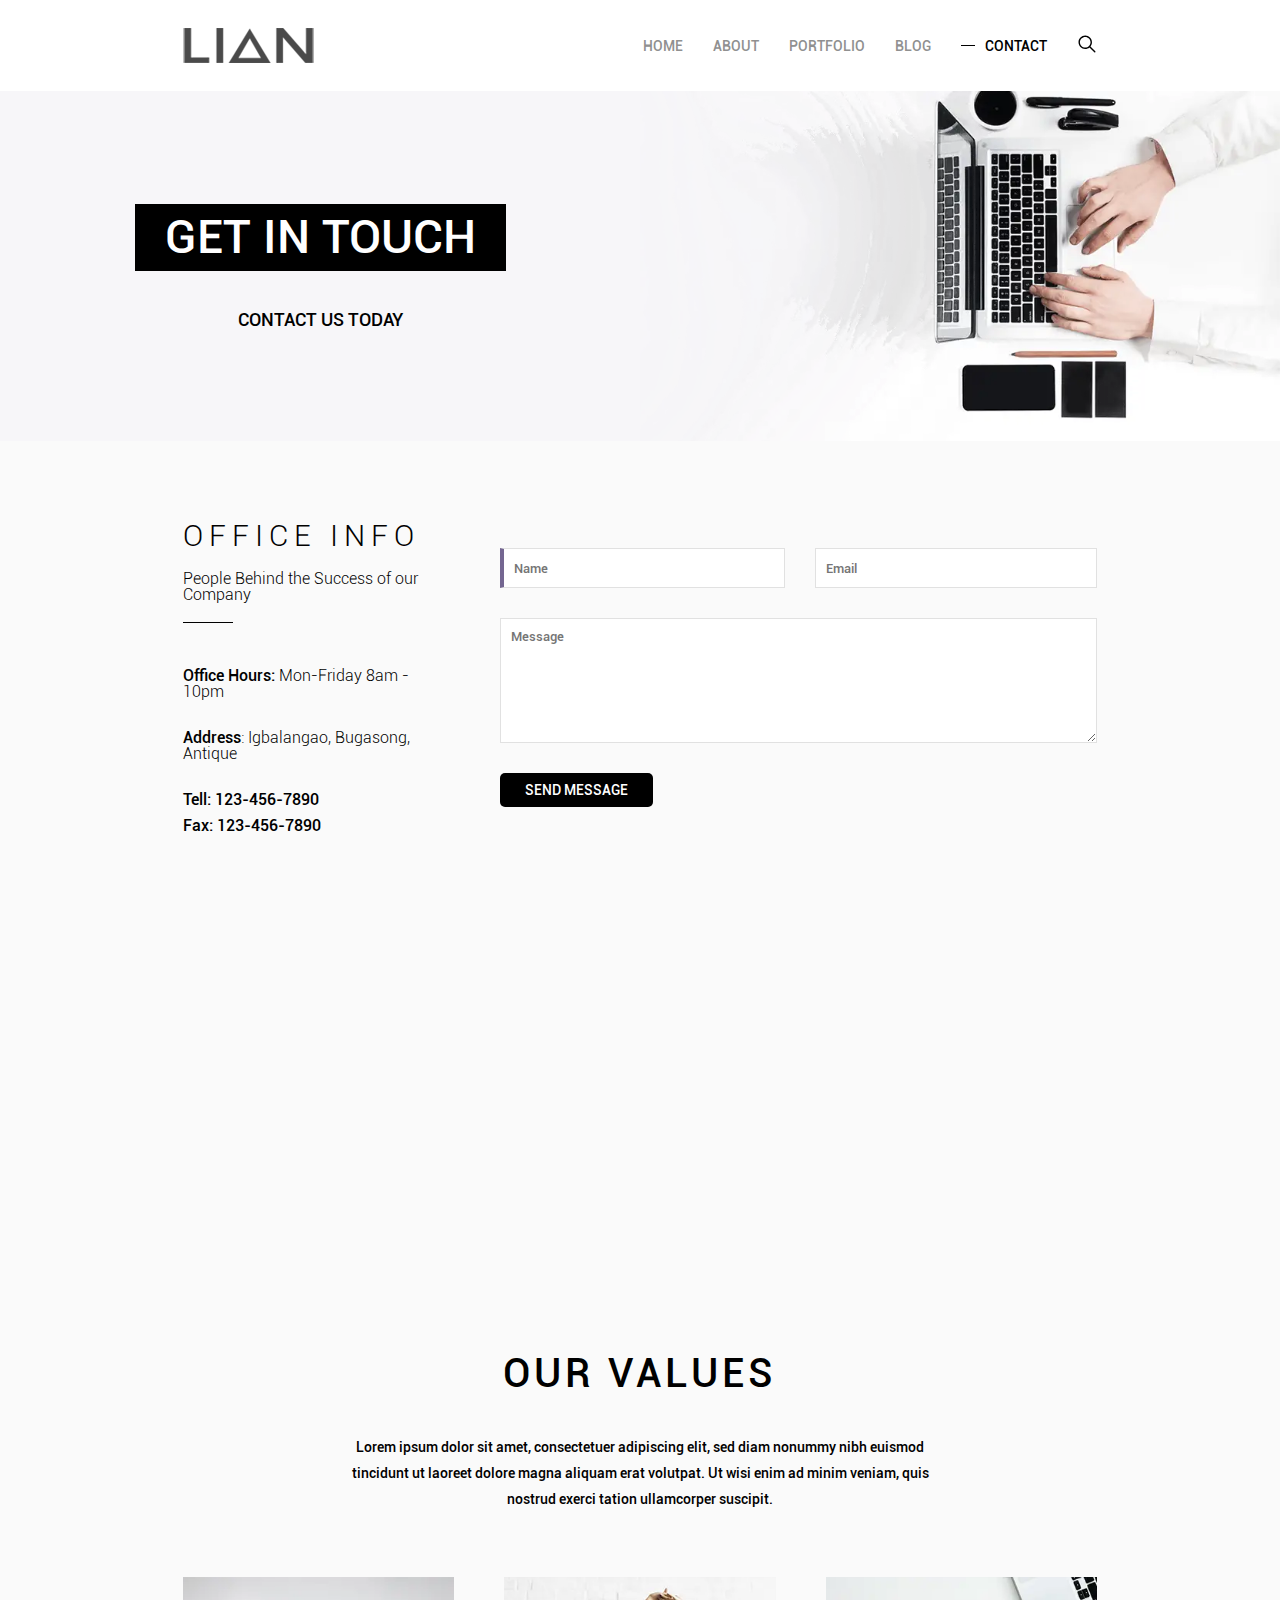
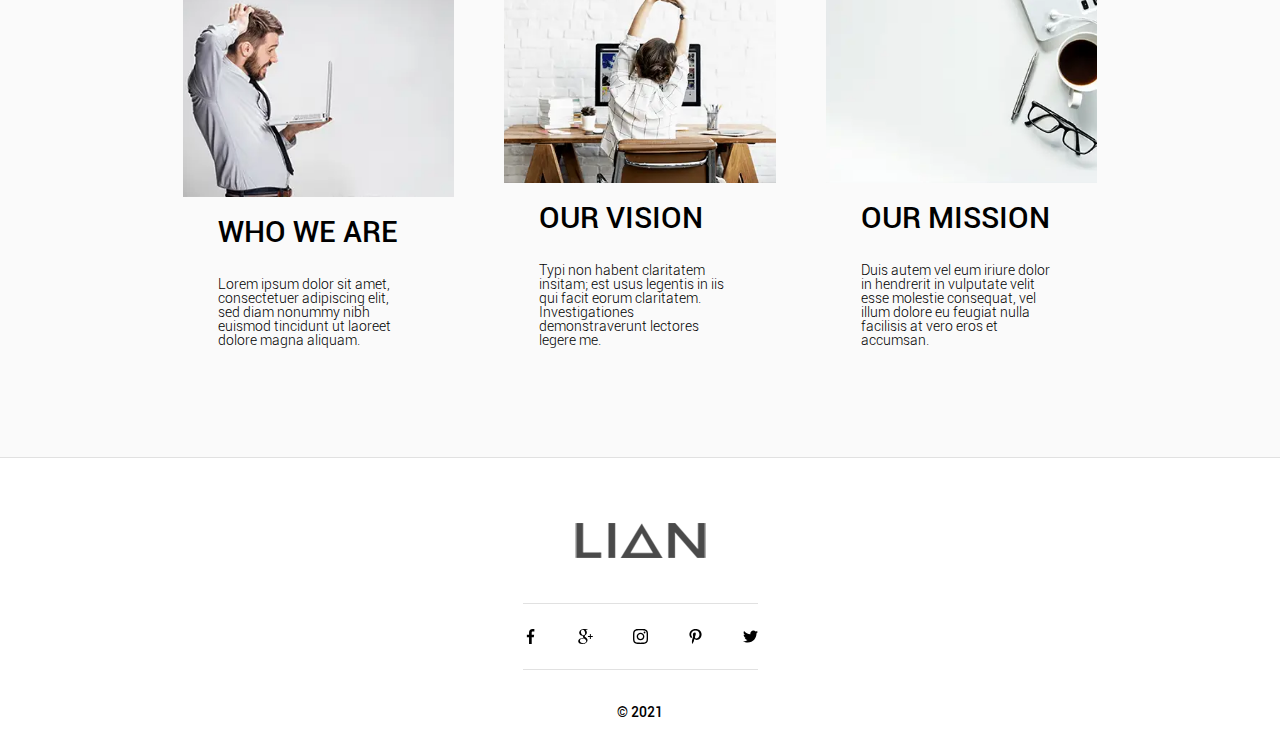
<file: contact.html>
<!DOCTYPE html><html lang="en"><head>    <!-- Yandex.Metrika counter --><script type="text/javascript" >    (function(m,e,t,r,i,k,a){m[i]=m[i]||function(){(m[i].a=m[i].a||[]).push(arguments)};    m[i].l=1*new Date();k=e.createElement(t),a=e.getElementsByTagName(t)[0],k.async=1,k.src=r,a.parentNode.insertBefore(k,a)})    (window, document, "script", "https://mc.yandex.ru/metrika/tag.js", "ym");     ym(85573300, "init", {         clickmap:true,         trackLinks:true,         accurateTrackBounce:true    }); </script> <noscript><div><picture><source srcset="https://mc.yandex.ru/watch/85573300" type="image/webp"><img src="https://mc.yandex.ru/watch/85573300" style="position:absolute; left:-9999px;" alt="" /></picture></div></noscript> <!-- /Yandex.Metrika counter -->   <meta charset="UTF-8">   <meta http-equiv="X-UA-Compatible" content="IE=edge">   <meta name="viewport" content="width=device-width, initial-scale=1.0, maximum-scale=1.0, user-scalable=0">   <link rel="stylesheet" href="css/style.min.css">   <title>Contact</title></head><body>   <div class="wrapper">      <header class="header">   <div class="container">      <div class="header__body">         <button class="burger"><span></span></button>         <div class="header__logo"><picture><source srcset="img/icons/logo.svg" type="image/webp"><img src="img/icons/logo.svg" alt=""></picture></div>         <div class="header__menu">            <nav class="menu">               <ul>                  <li data-nav="0" class="_active"><a href="index">HOME</a></li>                  <li data-nav="1" ><a href="about">About</a></li>                  <li data-nav="2" ><a href="portfolio">Portfolio</a></li>                  <li data-nav="3" ><a href="blog">BLOG</a></li>                  <li data-nav="4" ><a href="contact">Contact</a></li>               </ul>            </nav>         </div>         <form class="search-form">            <button class="search-form__btn">               <svg width="20" height="20" x="0" y="0" viewBox="0 0 512.005 512.005" style="enable-background:new 0 0 512 512" xml:space="preserve" class=""><g transform="matrix(0.85,0,0,0.85,38.4004211425781,38.40044860839842)">                  <path d="M505.749,475.587l-145.6-145.6c28.203-34.837,45.184-79.104,45.184-127.317c0-111.744-90.923-202.667-202.667-202.667    S0,90.925,0,202.669s90.923,202.667,202.667,202.667c48.213,0,92.48-16.981,127.317-45.184l145.6,145.6    c4.16,4.16,9.621,6.251,15.083,6.251s10.923-2.091,15.083-6.251C514.091,497.411,514.091,483.928,505.749,475.587z     M202.667,362.669c-88.235,0-160-71.765-160-160s71.765-160,160-160s160,71.765,160,160S290.901,362.669,202.667,362.669z"  data-original="#000000" style="" class=""/>                  </g>               </svg>            </button>            <div  class="search-form__field-wrapper">               <input placeholder="Search" autocomplete="off" class="search-form__field" name="search" type="text">               <button class="search-form__close">                  <svg  width="20" height="20" x="0" y="0" viewBox="0 0 512.001 512.001" style="enable-background:new 0 0 512 512" xml:space="preserve" class=""><g transform="matrix(0.7799999999999999,0,0,0.7799999999999999,56.32010616302489,56.32019868850708)">                  <path d="M284.286,256.002L506.143,34.144c7.811-7.811,7.811-20.475,0-28.285c-7.811-7.81-20.475-7.811-28.285,0L256,227.717    L34.143,5.859c-7.811-7.811-20.475-7.811-28.285,0c-7.81,7.811-7.811,20.475,0,28.285l221.857,221.857L5.858,477.859    c-7.811,7.811-7.811,20.475,0,28.285c3.905,3.905,9.024,5.857,14.143,5.857c5.119,0,10.237-1.952,14.143-5.857L256,284.287    l221.857,221.857c3.905,3.905,9.024,5.857,14.143,5.857s10.237-1.952,14.143-5.857c7.811-7.811,7.811-20.475,0-28.285    L284.286,256.002z" data-original="#000000" style="" class=""/></g>               </svg>               </button>            </div>         </form>      </div>   </div></header>      <main>         <section class="head">            <div class="head__body">               <div class="head__content content-head">                  <h2>Get in Touch</h2>                  <h3>Contact us Today</h3>               </div>               <div class="head__image"><picture><source srcset="img/about/head.webp" type="image/webp"><img src="img/about/head.png" alt=""></picture></div>            </div>         </section>         <section class="info">            <div class="container">               <div class="info__body">                  <div class="info__content">                     <h4>Office Info</h4>                     <div class="info__subtitle">People Behind the Success of our Company</div>                     <div class="info__of-hours"><b>Office Hours:</b>  Mon-Friday 8am - 10pm</div>                     <div class="info__address"><b>Address</b>: Igbalangao, Bugasong, Antique</div>                     <div class="info__tel"><b>Tell:  123-456-7890</b></div>                     <div class="info__fax"><b>Fax:  123-456-7890</b></div>                  </div>                  <div class="info__form">                     <form action="" class="form">                        <input autofocus required placeholder="Name" autocomplete="off" class="input" name="name" type="text">                        <input required placeholder="Email" autocomplete="off" class="input" name="email" type="email">                        <textarea placeholder="Message" autocomplete="off" class="input"></textarea>                        <div class="form__btn btn">send message</div>                     </form>                  </div>               </div>            </div>         </section>         <section class="map">            <iframe src="https://www.google.com/maps/embed?pb=!1m18!1m12!1m3!1d2014.2009777293742!2d30.693899316287812!3d59.67958268993158!2m3!1f0!2f0!3f0!3m2!1i1024!2i768!4f13.1!3m3!1m2!1s0x0%3A0x0!2zNTnCsDQwJzQ2LjUiTiAzMMKwNDEnNDUuOSJF!5e0!3m2!1sru!2sru!4v1621610191917!5m2!1sru!2sru" width="100%" height="100%" style="border:0;" allowfullscreen="" loading="lazy"></iframe>         </section>         <section class="block1 values">            <div class="container">               <div class="block1__body">                  <div class="block1__title">Our Values</div>                  <div class="block1__text">                     <p> Lorem ipsum dolor sit amet, consectetuer adipiscing elit, sed diam nonummy nibh euismod tincidunt ut laoreet dolore magna aliquam erat volutpat. Ut wisi enim ad minim veniam, quis nostrud exerci tation ullamcorper suscipit.</p></div>                  <div class="block1__content">                     <div class="block1__cards">                        <div class="card">                           <div class="card__body">                              <div class="card__image"><picture><source srcset="img/contact/block11.webp" type="image/webp"><img src="img/contact/block11.png" alt=""></picture></div>                              <div class="card__name">Who We Are</div>                              <div class="card__text"><p>Lorem ipsum dolor sit amet, consectetuer adipiscing elit, sed diam nonummy nibh euismod tincidunt ut laoreet dolore magna aliquam.</p> </div>                           </div>                        </div>                        <div class="card">                           <div class="card__body">                              <div class="card__image"><picture><source srcset="img/contact/block12.webp" type="image/webp"><img src="img/contact/block12.png" alt=""></picture></div>                              <div class="card__name">Our Vision</div>                              <div class="card__text"><p>Typi non habent claritatem insitam; est usus legentis in iis qui facit eorum claritatem. Investigationes demonstraverunt lectores legere me.</p></div>                           </div>                        </div>                        <div class="card">                           <div class="card__body">                              <div class="card__image"><picture><source srcset="img/contact/block13.webp" type="image/webp"><img src="img/contact/block13.png" alt=""></picture></div>                              <div class="card__name">Our Mission</div>                              <div class="card__text"><p>Duis autem vel eum iriure dolor in hendrerit in vulputate velit esse molestie consequat, vel illum dolore eu feugiat nulla facilisis at vero eros et accumsan. </p></div>                           </div>                        </div>                     </div>                     <div class="slider__btn-prev"><picture><source srcset="img/icons/arrow-left-slider.svg" type="image/webp"><img src="img/icons/arrow-left-slider.svg" alt=""></picture></div>                     <div class="slider__btn-next"><picture><source srcset="img/icons/arrow-left-slider.svg" type="image/webp"><img src="img/icons/arrow-left-slider.svg" alt=""></picture></div>                  </div>               </div>            </div>         </section>      </main>      <footer class="footer">   <div class="footer__wrapper">      <div class="footer__logo"><picture><source srcset="img/icons/logo.svg" type="image/webp"><img src="img/icons/logo.svg" alt=""></picture></div>      <div class="socials ">         <div class="socials__icon"><a ><picture><source srcset="img/icons/socials/facebook.svg" type="image/webp"><img src="img/icons/socials/facebook.svg" alt=""></picture></a></div>         <div class="socials__icon"><a  ><picture><source srcset="img/icons/socials/google-plus-logo.svg" type="image/webp"><img src="img/icons/socials/google-plus-logo.svg" alt=""></picture></a></div>         <div class="socials__icon"><a  ><picture><source srcset="img/icons/socials/instagram.svg" type="image/webp"><img src="img/icons/socials/instagram.svg" alt=""></picture></a></div>         <div class="socials__icon"><a  ><picture><source srcset="img/icons/socials/pinterest.svg" type="image/webp"><img src="img/icons/socials/pinterest.svg" alt=""></picture></a></div>         <div class="socials__icon"><a  ><picture><source srcset="img/icons/socials/twitter.svg" type="image/webp"><img src="img/icons/socials/twitter.svg" alt=""></picture></a></div>      </div>      <div class="footer__copyrights">© 2021</div>   </div></footer>   </div>      <script src="js/contactbundle.js"></script></body></html>
</file>
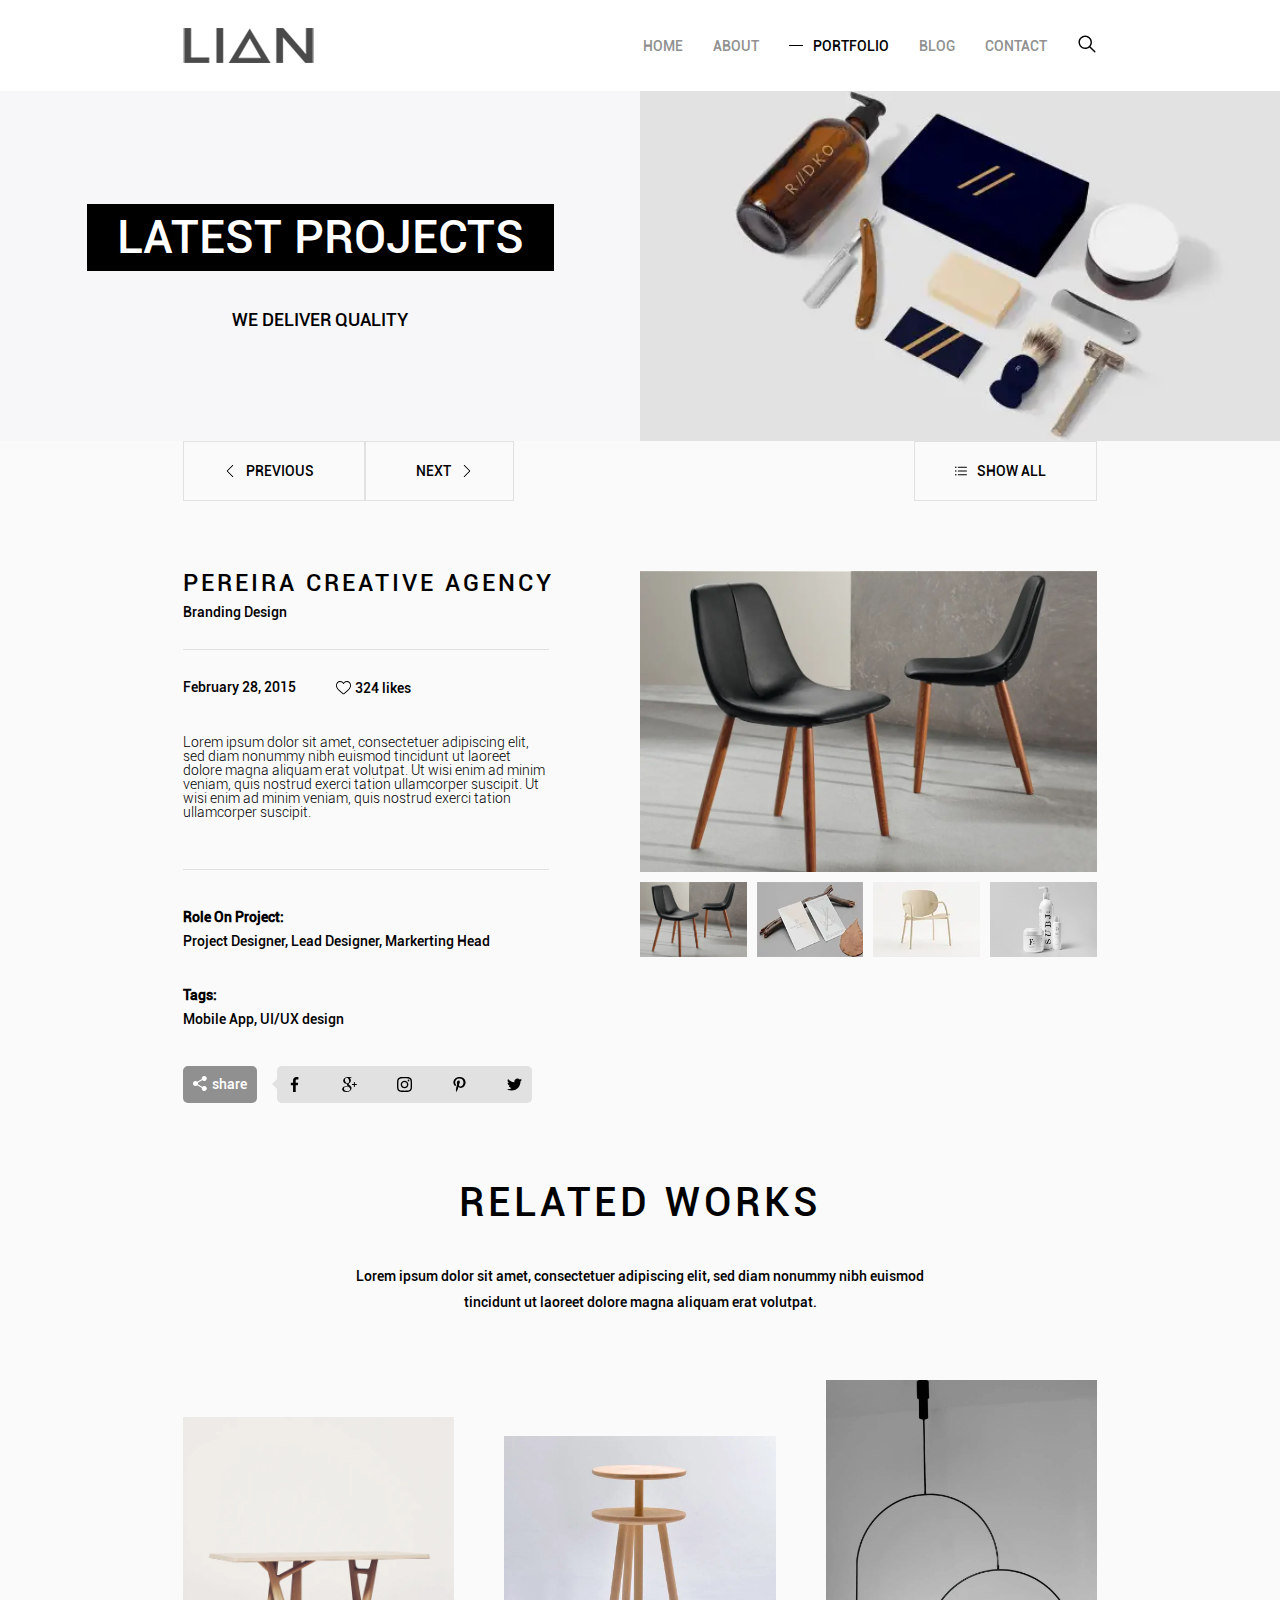
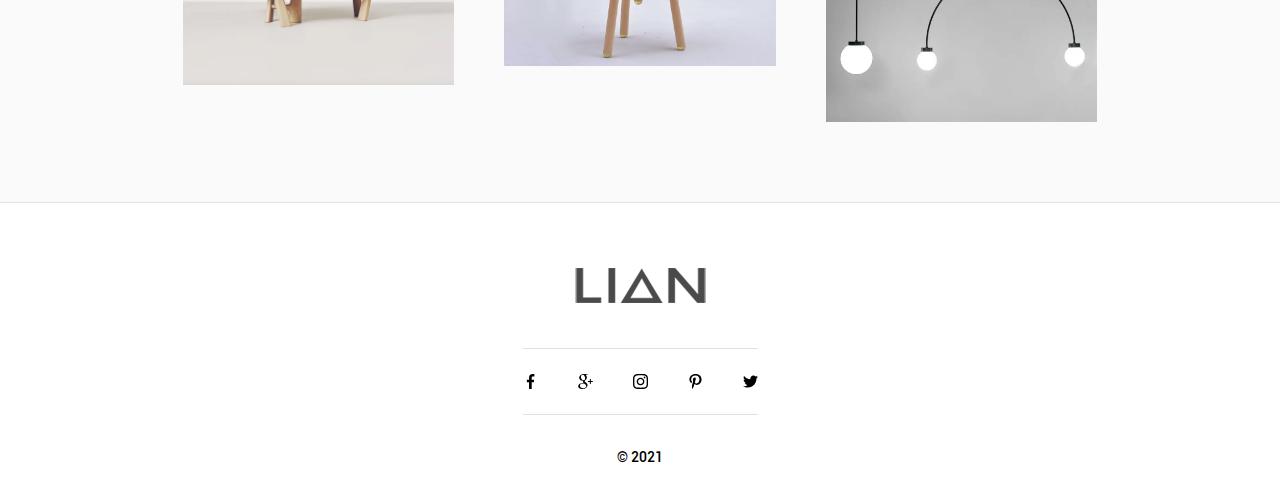
<file: portfolio-post.html>
<!DOCTYPE html><html lang="en">  <head>      <!-- Yandex.Metrika counter --><script type="text/javascript" >    (function(m,e,t,r,i,k,a){m[i]=m[i]||function(){(m[i].a=m[i].a||[]).push(arguments)};    m[i].l=1*new Date();k=e.createElement(t),a=e.getElementsByTagName(t)[0],k.async=1,k.src=r,a.parentNode.insertBefore(k,a)})    (window, document, "script", "https://mc.yandex.ru/metrika/tag.js", "ym");     ym(85573300, "init", {         clickmap:true,         trackLinks:true,         accurateTrackBounce:true    }); </script> <noscript><div><picture><source srcset="https://mc.yandex.ru/watch/85573300" type="image/webp"><img src="https://mc.yandex.ru/watch/85573300" style="position:absolute; left:-9999px;" alt="" /></picture></div></noscript> <!-- /Yandex.Metrika counter -->    <meta charset="UTF-8" />    <meta http-equiv="X-UA-Compatible" content="IE=edge" />    <meta      name="viewport"      content="width=device-width, initial-scale=1.0, maximum-scale=1.0, user-scalable=0"    />    <link rel="stylesheet" href="css/style.min.css" />    <title>Portfolio</title>  </head>  <body>    <div class="wrapper">      <header class="header">   <div class="container">      <div class="header__body">         <button class="burger"><span></span></button>         <div class="header__logo"><picture><source srcset="img/icons/logo.svg" type="image/webp"><img src="img/icons/logo.svg" alt=""></picture></div>         <div class="header__menu">            <nav class="menu">               <ul>                  <li data-nav="0" class="_active"><a href="index">HOME</a></li>                  <li data-nav="1" ><a href="about">About</a></li>                  <li data-nav="2" ><a href="portfolio">Portfolio</a></li>                  <li data-nav="3" ><a href="blog">BLOG</a></li>                  <li data-nav="4" ><a href="contact">Contact</a></li>               </ul>            </nav>         </div>         <form class="search-form">            <button class="search-form__btn">               <svg width="20" height="20" x="0" y="0" viewBox="0 0 512.005 512.005" style="enable-background:new 0 0 512 512" xml:space="preserve" class=""><g transform="matrix(0.85,0,0,0.85,38.4004211425781,38.40044860839842)">                  <path d="M505.749,475.587l-145.6-145.6c28.203-34.837,45.184-79.104,45.184-127.317c0-111.744-90.923-202.667-202.667-202.667    S0,90.925,0,202.669s90.923,202.667,202.667,202.667c48.213,0,92.48-16.981,127.317-45.184l145.6,145.6    c4.16,4.16,9.621,6.251,15.083,6.251s10.923-2.091,15.083-6.251C514.091,497.411,514.091,483.928,505.749,475.587z     M202.667,362.669c-88.235,0-160-71.765-160-160s71.765-160,160-160s160,71.765,160,160S290.901,362.669,202.667,362.669z"  data-original="#000000" style="" class=""/>                  </g>               </svg>            </button>            <div  class="search-form__field-wrapper">               <input placeholder="Search" autocomplete="off" class="search-form__field" name="search" type="text">               <button class="search-form__close">                  <svg  width="20" height="20" x="0" y="0" viewBox="0 0 512.001 512.001" style="enable-background:new 0 0 512 512" xml:space="preserve" class=""><g transform="matrix(0.7799999999999999,0,0,0.7799999999999999,56.32010616302489,56.32019868850708)">                  <path d="M284.286,256.002L506.143,34.144c7.811-7.811,7.811-20.475,0-28.285c-7.811-7.81-20.475-7.811-28.285,0L256,227.717    L34.143,5.859c-7.811-7.811-20.475-7.811-28.285,0c-7.81,7.811-7.811,20.475,0,28.285l221.857,221.857L5.858,477.859    c-7.811,7.811-7.811,20.475,0,28.285c3.905,3.905,9.024,5.857,14.143,5.857c5.119,0,10.237-1.952,14.143-5.857L256,284.287    l221.857,221.857c3.905,3.905,9.024,5.857,14.143,5.857s10.237-1.952,14.143-5.857c7.811-7.811,7.811-20.475,0-28.285    L284.286,256.002z" data-original="#000000" style="" class=""/></g>               </svg>               </button>            </div>         </form>      </div>   </div></header>      <main>        <section class="head">          <div class="head__body">            <div class="head__content content-head">              <h2>LATEST PROJECTS</h2>              <h3>We Deliver Quality</h3>            </div>            <div class="head__image">              <picture><source srcset="img/portfolio/head.webp" type="image/webp"><img src="img/portfolio/head.png" alt="" /></picture>            </div>          </div>        </section>        <header class="portfolio-nav">          <div class="container">            <div class="portfolio-nav__body">              <div class="portfolio-nav__buttons">                <div class="portfolio-nav__btn">                  <svg width="12" height="12" x="0" y="0" viewBox="0 0 490.8 490.8" >                     <path xmlns="http://www.w3.org/2000/svg" style="" d="M135.685,3.128c-4.237-4.093-10.99-3.975-15.083,0.262c-3.992,4.134-3.992,10.687,0,14.82  l227.115,227.136L120.581,472.461c-4.237,4.093-4.354,10.845-0.262,15.083c4.093,4.237,10.845,4.354,15.083,0.262  c0.089-0.086,0.176-0.173,0.262-0.262l234.667-234.667c4.164-4.165,4.164-10.917,0-15.083L135.685,3.128z"  data-original="#f44336"/>                     <path xmlns="http://www.w3.org/2000/svg" d="M128.133,490.68c-5.891,0.011-10.675-4.757-10.686-10.648c-0.005-2.84,1.123-5.565,3.134-7.571l227.136-227.115  L120.581,18.232c-4.171-4.171-4.171-10.933,0-15.104c4.171-4.171,10.933-4.171,15.104,0l234.667,234.667  c4.164,4.165,4.164,10.917,0,15.083L135.685,487.544C133.685,489.551,130.967,490.68,128.133,490.68z"  data-original="#000000" style="" class=""/>                  </svg>                   <a >previous</a>                  </div>                <div class="portfolio-nav__btn">                   <a >next</a>                   <svg width="12" height="12" x="0" y="0" viewBox="0 0 490.8 490.8">                     <path xmlns="http://www.w3.org/2000/svg" style="" d="M135.685,3.128c-4.237-4.093-10.99-3.975-15.083,0.262c-3.992,4.134-3.992,10.687,0,14.82  l227.115,227.136L120.581,472.461c-4.237,4.093-4.354,10.845-0.262,15.083c4.093,4.237,10.845,4.354,15.083,0.262  c0.089-0.086,0.176-0.173,0.262-0.262l234.667-234.667c4.164-4.165,4.164-10.917,0-15.083L135.685,3.128z"  data-original="#f44336"/>                     <path xmlns="http://www.w3.org/2000/svg" d="M128.133,490.68c-5.891,0.011-10.675-4.757-10.686-10.648c-0.005-2.84,1.123-5.565,3.134-7.571l227.136-227.115  L120.581,18.232c-4.171-4.171-4.171-10.933,0-15.104c4.171-4.171,10.933-4.171,15.104,0l234.667,234.667  c4.164,4.165,4.164,10.917,0,15.083L135.685,487.544C133.685,489.551,130.967,490.68,128.133,490.68z"  data-original="#000000" style="" class=""/>                  </svg>                  </div>              </div>              <div class="portfolio-nav__show-all">               <svg width="12" height="12" x="0" y="0" viewBox="0 0 60.123 60.123" >                  <path d="M57.124,51.893H16.92c-1.657,0-3-1.343-3-3s1.343-3,3-3h40.203c1.657,0,3,1.343,3,3S58.781,51.893,57.124,51.893z"  data-original="#000000" style="" class=""/>                  <path d="M57.124,33.062H16.92c-1.657,0-3-1.343-3-3s1.343-3,3-3h40.203c1.657,0,3,1.343,3,3   C60.124,31.719,58.781,33.062,57.124,33.062z" data-original="#000000" style="" class=""/>                  <path d="M57.124,14.231H16.92c-1.657,0-3-1.343-3-3s1.343-3,3-3h40.203c1.657,0,3,1.343,3,3S58.781,14.231,57.124,14.231z" data-original="#000000" style="" class=""/>                  <circle cx="4.029" cy="11.463" r="4.029"  data-original="#000000" style="" class=""/>                  <circle cx="4.029" cy="30.062" r="4.029"  data-original="#000000" style="" class=""/>                  <circle cx="4.029" cy="48.661" r="4.029" data-original="#000000" style="" class=""/>               </svg>                <a href="portfolio">Show all</a>              </div>            </div>          </div>        </header>        <section class="portfolio-post">           <div class="container">            <div class="portfolio-post__body">               <div class="portfolio-post__content">                   <h4>Pereira Creative Agency</h4>                   <h5>Branding Design</h5>                   <div class="portfolio-post__info">                     <div class="portfolio-post__date">February 28, 2015</div>                     <div class="portfolio-post__likes">324 likes</div>                   </div>                   <div class="portfolio-post__text">Lorem ipsum dolor sit amet, consectetuer adipiscing elit, sed diam nonummy nibh euismod tincidunt ut laoreet dolore magna aliquam erat volutpat. Ut wisi enim ad minim veniam, quis nostrud exerci tation ullamcorper suscipit. Ut wisi enim ad minim veniam, quis nostrud exerci tation ullamcorper suscipit.</div>                   <div class="portfolio-post__roles">                     <div class="portfolio-post__title"><b>Role On Project:</b></div>                     <div class="portfolio-post__marks">Project Designer, Lead Designer, Markerting Head</div>                   </div>                   <div class="portfolio-post__tags">                     <div class="portfolio-post__title"><b>Tags:</b></div>                     <div class="portfolio-post__marks">Mobile App, UI/UX design</div>                   </div>                   <div class="portfolio-post__follow">                      <div class="portfolio-post__share-btn"><a >share</a></div>                      <div class="socials">                        <div class="socials__icon"><a ><picture><source srcset="img/icons/socials/facebook.svg" type="image/webp"><img src="img/icons/socials/facebook.svg" alt=""></picture></a></div>                        <div class="socials__icon"><a  ><picture><source srcset="img/icons/socials/google-plus-logo.svg" type="image/webp"><img src="img/icons/socials/google-plus-logo.svg" alt=""></picture></a></div>                        <div class="socials__icon"><a  ><picture><source srcset="img/icons/socials/instagram.svg" type="image/webp"><img src="img/icons/socials/instagram.svg" alt=""></picture></a></div>                        <div class="socials__icon"><a  ><picture><source srcset="img/icons/socials/pinterest.svg" type="image/webp"><img src="img/icons/socials/pinterest.svg" alt=""></picture></a></div>                        <div class="socials__icon"><a  ><picture><source srcset="img/icons/socials/twitter.svg" type="image/webp"><img src="img/icons/socials/twitter.svg" alt=""></picture></a></div>                      </div>                   </div>               </div>               <div class="portfolio-post__images">                  <div class="portfolio-post__image"><picture><source srcset="img/portfolio/postimage1.webp" type="image/webp"><img src="img/portfolio/postimage1.png" alt=""></picture></div>                  <div class="portfolio-post__images-min">                     <div class="portfolio-post__image-min"><picture><source srcset="img/portfolio/postimage1.webp" type="image/webp"><img src="img/portfolio/postimage1.png" alt=""></picture></div>                     <div class="portfolio-post__image-min"><picture><source srcset="img/portfolio/postimage2.webp" type="image/webp"><img src="img/portfolio/postimage2.png" alt=""></picture></div>                     <div class="portfolio-post__image-min"><picture><source srcset="img/portfolio/postimage3.webp" type="image/webp"><img src="img/portfolio/postimage3.png" alt=""></picture></div>                     <div class="portfolio-post__image-min"><picture><source srcset="img/portfolio/postimage4.webp" type="image/webp"><img src="img/portfolio/postimage4.png" alt=""></picture></div>                  </div>               </div>            </div>           </div>        </section>        <section class="block1 work">         <div class="container">            <div class="block1__body">               <div class="block1__title">Related Works</div>               <div class="block1__text">                  <p>Lorem ipsum dolor sit amet, consectetuer adipiscing elit, sed diam nonummy nibh euismod tincidunt ut laoreet dolore magna aliquam erat volutpat. </p></div>               <div class="block1__content">                  <div class="block1__cards">                     <div class="card">                        <div class="card__body">                           <div class="card__image"><picture><source srcset="img/gallery/2.webp" type="image/webp"><img src="img/gallery/2.png" alt=""></picture></div>                        </div>                     </div>                     <div class="card">                        <div class="card__body">                           <div class="card__image"><picture><source srcset="img/gallery/3.webp" type="image/webp"><img src="img/gallery/3.png" alt=""></picture></div>                        </div>                     </div>                     <div class="card">                        <div class="card__body">                           <div class="card__image"><picture><source srcset="img/gallery/4.webp" type="image/webp"><img src="img/gallery/4.png" alt=""></picture></div>                        </div>                     </div>                  </div>                  <div class="slider__btn-prev"><picture><source srcset="img/icons/arrow-left-slider.svg" type="image/webp"><img src="img/icons/arrow-left-slider.svg" alt=""></picture></div>                  <div class="slider__btn-next"><picture><source srcset="img/icons/arrow-left-slider.svg" type="image/webp"><img src="img/icons/arrow-left-slider.svg" alt=""></picture></div>               </div>            </div>         </div>      </section>      </main>      <footer class="footer">   <div class="footer__wrapper">      <div class="footer__logo"><picture><source srcset="img/icons/logo.svg" type="image/webp"><img src="img/icons/logo.svg" alt=""></picture></div>      <div class="socials ">         <div class="socials__icon"><a ><picture><source srcset="img/icons/socials/facebook.svg" type="image/webp"><img src="img/icons/socials/facebook.svg" alt=""></picture></a></div>         <div class="socials__icon"><a  ><picture><source srcset="img/icons/socials/google-plus-logo.svg" type="image/webp"><img src="img/icons/socials/google-plus-logo.svg" alt=""></picture></a></div>         <div class="socials__icon"><a  ><picture><source srcset="img/icons/socials/instagram.svg" type="image/webp"><img src="img/icons/socials/instagram.svg" alt=""></picture></a></div>         <div class="socials__icon"><a  ><picture><source srcset="img/icons/socials/pinterest.svg" type="image/webp"><img src="img/icons/socials/pinterest.svg" alt=""></picture></a></div>         <div class="socials__icon"><a  ><picture><source srcset="img/icons/socials/twitter.svg" type="image/webp"><img src="img/icons/socials/twitter.svg" alt=""></picture></a></div>      </div>      <div class="footer__copyrights">© 2021</div>   </div></footer>    </div>    <script src="js/postbundle.js"></script>  </body></html>
</file>
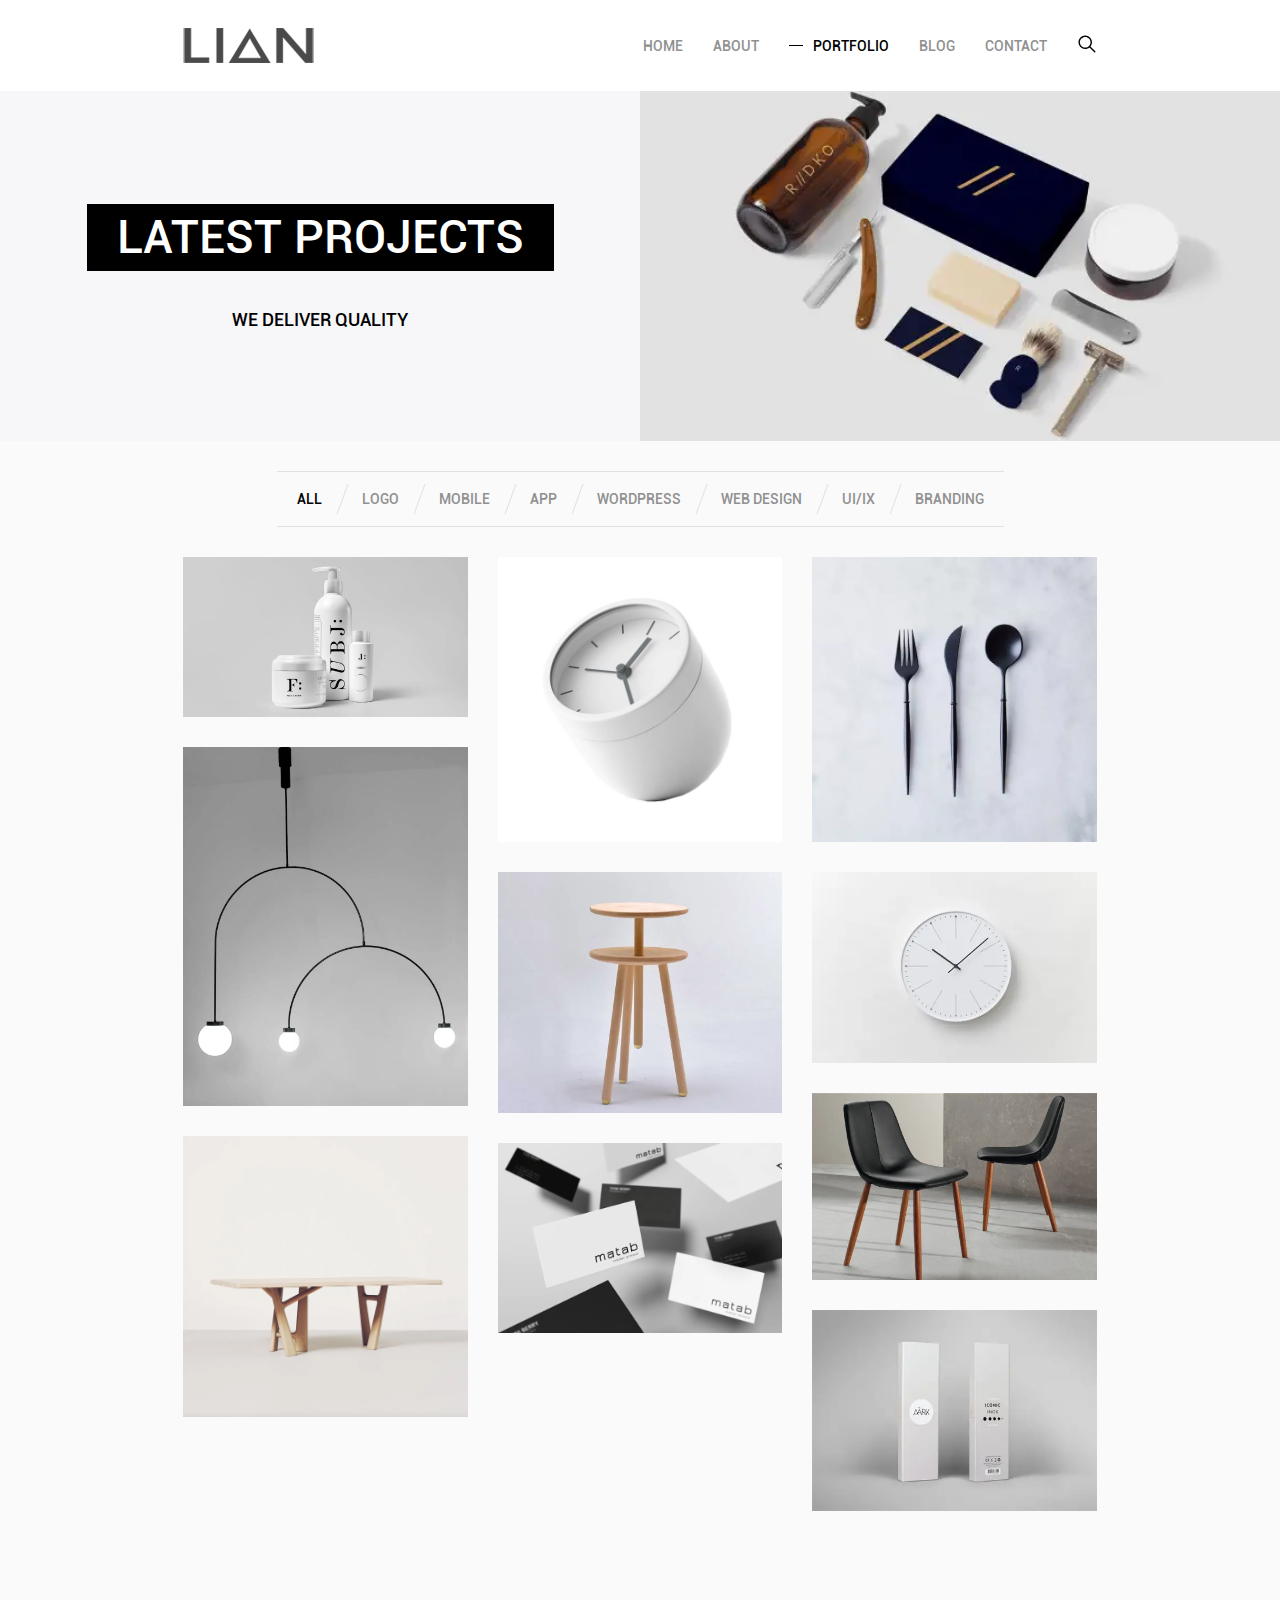
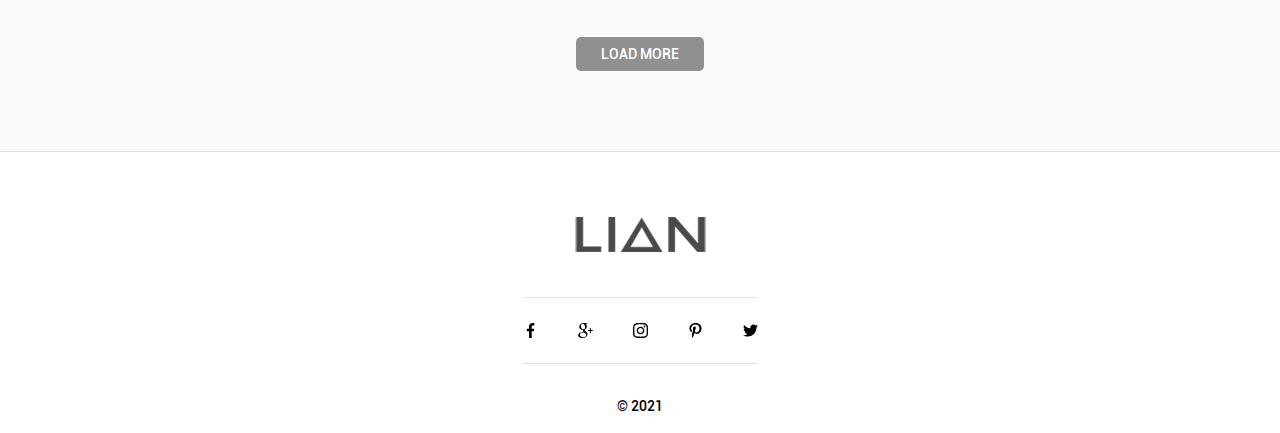
<file: portfolio.html>
<!DOCTYPE html><html lang="en">  <head>      <!-- Yandex.Metrika counter --><script type="text/javascript" >    (function(m,e,t,r,i,k,a){m[i]=m[i]||function(){(m[i].a=m[i].a||[]).push(arguments)};    m[i].l=1*new Date();k=e.createElement(t),a=e.getElementsByTagName(t)[0],k.async=1,k.src=r,a.parentNode.insertBefore(k,a)})    (window, document, "script", "https://mc.yandex.ru/metrika/tag.js", "ym");     ym(85573300, "init", {         clickmap:true,         trackLinks:true,         accurateTrackBounce:true    }); </script> <noscript><div><picture><source srcset="https://mc.yandex.ru/watch/85573300" type="image/webp"><img src="https://mc.yandex.ru/watch/85573300" style="position:absolute; left:-9999px;" alt="" /></picture></div></noscript> <!-- /Yandex.Metrika counter -->    <meta charset="UTF-8" />    <meta http-equiv="X-UA-Compatible" content="IE=edge" />    <meta      name="viewport"      content="width=device-width, initial-scale=1.0, maximum-scale=1.0, user-scalable=0"    />    <link rel="stylesheet" href="css/style.min.css" />    <title>Portfolio</title>  </head>  <body>    <div class="wrapper">      <header class="header">   <div class="container">      <div class="header__body">         <button class="burger"><span></span></button>         <div class="header__logo"><picture><source srcset="img/icons/logo.svg" type="image/webp"><img src="img/icons/logo.svg" alt=""></picture></div>         <div class="header__menu">            <nav class="menu">               <ul>                  <li data-nav="0" class="_active"><a href="index">HOME</a></li>                  <li data-nav="1" ><a href="about">About</a></li>                  <li data-nav="2" ><a href="portfolio">Portfolio</a></li>                  <li data-nav="3" ><a href="blog">BLOG</a></li>                  <li data-nav="4" ><a href="contact">Contact</a></li>               </ul>            </nav>         </div>         <form class="search-form">            <button class="search-form__btn">               <svg width="20" height="20" x="0" y="0" viewBox="0 0 512.005 512.005" style="enable-background:new 0 0 512 512" xml:space="preserve" class=""><g transform="matrix(0.85,0,0,0.85,38.4004211425781,38.40044860839842)">                  <path d="M505.749,475.587l-145.6-145.6c28.203-34.837,45.184-79.104,45.184-127.317c0-111.744-90.923-202.667-202.667-202.667    S0,90.925,0,202.669s90.923,202.667,202.667,202.667c48.213,0,92.48-16.981,127.317-45.184l145.6,145.6    c4.16,4.16,9.621,6.251,15.083,6.251s10.923-2.091,15.083-6.251C514.091,497.411,514.091,483.928,505.749,475.587z     M202.667,362.669c-88.235,0-160-71.765-160-160s71.765-160,160-160s160,71.765,160,160S290.901,362.669,202.667,362.669z"  data-original="#000000" style="" class=""/>                  </g>               </svg>            </button>            <div  class="search-form__field-wrapper">               <input placeholder="Search" autocomplete="off" class="search-form__field" name="search" type="text">               <button class="search-form__close">                  <svg  width="20" height="20" x="0" y="0" viewBox="0 0 512.001 512.001" style="enable-background:new 0 0 512 512" xml:space="preserve" class=""><g transform="matrix(0.7799999999999999,0,0,0.7799999999999999,56.32010616302489,56.32019868850708)">                  <path d="M284.286,256.002L506.143,34.144c7.811-7.811,7.811-20.475,0-28.285c-7.811-7.81-20.475-7.811-28.285,0L256,227.717    L34.143,5.859c-7.811-7.811-20.475-7.811-28.285,0c-7.81,7.811-7.811,20.475,0,28.285l221.857,221.857L5.858,477.859    c-7.811,7.811-7.811,20.475,0,28.285c3.905,3.905,9.024,5.857,14.143,5.857c5.119,0,10.237-1.952,14.143-5.857L256,284.287    l221.857,221.857c3.905,3.905,9.024,5.857,14.143,5.857s10.237-1.952,14.143-5.857c7.811-7.811,7.811-20.475,0-28.285    L284.286,256.002z" data-original="#000000" style="" class=""/></g>               </svg>               </button>            </div>         </form>      </div>   </div></header>      <main>        <section class="head">          <div class="head__body">            <div class="head__content content-head">              <h2>LATEST PROJECTS</h2>              <h3>We Deliver Quality</h3>            </div>            <div class="head__image">              <picture><source srcset="img/portfolio/head.webp" type="image/webp"><img src="img/portfolio/head.png" alt="" /></picture>            </div>          </div>        </section>        <section class="gallery">          <div class="container">            <div class="gallery__wrapper">              <div class="gallery__categories">                <nav class="categories">                  <ul>                    <li data-filter="0" class="_active">                      <a >All</a>                    </li>                    <li data-filter="1"><a >Logo</a></li>                    <li data-filter="2"><a >Mobile</a></li>                    <li data-filter="3"><a >App</a></li>                    <li data-filter="4"><a >WordPress </a></li>                    <li data-filter="5"><a >Web Design</a></li>                    <li data-filter="6"><a >UI/IX </a></li>                    <li data-filter="7"><a >Branding</a></li>                  </ul>                </nav>              </div>              <div class="gallery__body">                <div id="0" data-filter="1" class="gallery__item">                  <a>                    <picture><source srcset="img/gallery/1.webp" type="image/webp"><img src="img/gallery/1.jpg" alt="" /></picture>                  </a>                  <div class="gallery__button"><a  href="portfolio-post"class="btn">View</a></div>                </div>                <div id="4" data-filter="3" class="gallery__item">                  <a><picture><source srcset="img/gallery/4.webp" type="image/webp"><img src="img/gallery/4.png" alt="" /></picture></a>                  <div class="gallery__button"><a  href="portfolio-post"  class="btn">View</a></div>                </div>                <div id="1" data-filter="1" class="gallery__item">                  <a><picture><source srcset="img/gallery/2.webp" type="image/webp"><img src="img/gallery/2.png" alt="" /></picture></a>                  <div class="gallery__button"><a  href="portfolio-post"  class="btn">View</a></div>                </div>                <div id="2" data-filter="2" class="gallery__item">                  <a><picture><source srcset="img/gallery/5.webp" type="image/webp"><img src="img/gallery/5.png" alt="" /></picture></a>                  <div class="gallery__button"><a  href="portfolio-post"  class="btn">View</a></div>                </div>                <div id="3" data-filter="3" class="gallery__item">                  <a><picture><source srcset="img/gallery/3.webp" type="image/webp"><img src="img/gallery/3.png" alt="" /></picture></a>                  <div class="gallery__button"><a  href="portfolio-post"  class="btn">View</a></div>                </div>                <div id="5" data-filter="4" class="gallery__item">                  <a><picture><source srcset="img/gallery/6.webp" type="image/webp"><img src="img/gallery/6.png" alt="" /></picture></a>                  <div class="gallery__button"><a  href="portfolio-post"  class="btn">View</a></div>                </div>                <div id="6" data-filter="5" class="gallery__item">                  <a><picture><source srcset="img/gallery/7.webp" type="image/webp"><img src="img/gallery/7.png" alt="" /></picture></a>                  <div class="gallery__button"><a  href="portfolio-post"  class="btn">View</a></div>                </div>                <div id="7" data-filter="6" class="gallery__item">                  <a><picture><source srcset="img/gallery/9.webp" type="image/webp"><img src="img/gallery/9.png" alt="" /></picture></a>                  <div class="gallery__button"><a  href="portfolio-post"  class="btn">View</a></div>                </div>                <div id="8" data-filter="7" class="gallery__item">                  <a><picture><source srcset="img/gallery/8.webp" type="image/webp"><img src="img/gallery/8.png" alt="" /></picture></a>                  <div class="gallery__button"><a  href="portfolio-post"  class="btn">View</a></div>                </div>                <div id="9" data-filter="7" class="gallery__item">                  <a><picture><source srcset="img/gallery/10.webp" type="image/webp"><img src="img/gallery/10.png" alt="" /></picture></a>                  <div class="gallery__button"><a  href="portfolio-post"  class="btn">View</a></div>                </div>              </div>              <div class="gallery__btn btn"><a >Load more</a></div>            </div>          </div>        </section>      </main>      <footer class="footer">   <div class="footer__wrapper">      <div class="footer__logo"><picture><source srcset="img/icons/logo.svg" type="image/webp"><img src="img/icons/logo.svg" alt=""></picture></div>      <div class="socials ">         <div class="socials__icon"><a ><picture><source srcset="img/icons/socials/facebook.svg" type="image/webp"><img src="img/icons/socials/facebook.svg" alt=""></picture></a></div>         <div class="socials__icon"><a  ><picture><source srcset="img/icons/socials/google-plus-logo.svg" type="image/webp"><img src="img/icons/socials/google-plus-logo.svg" alt=""></picture></a></div>         <div class="socials__icon"><a  ><picture><source srcset="img/icons/socials/instagram.svg" type="image/webp"><img src="img/icons/socials/instagram.svg" alt=""></picture></a></div>         <div class="socials__icon"><a  ><picture><source srcset="img/icons/socials/pinterest.svg" type="image/webp"><img src="img/icons/socials/pinterest.svg" alt=""></picture></a></div>         <div class="socials__icon"><a  ><picture><source srcset="img/icons/socials/twitter.svg" type="image/webp"><img src="img/icons/socials/twitter.svg" alt=""></picture></a></div>      </div>      <div class="footer__copyrights">© 2021</div>   </div></footer>    </div>    <script src="js/portfoliobundle.js"></script>  </body></html>
</file>
<file: css/style.min.css>
@charset "UTF-8";*{padding:0;margin:0;border:0}*,:after,:before{-moz-box-sizing:border-box;-webkit-box-sizing:border-box;box-sizing:border-box}:active,:focus{outline:0}a:active,a:focus{outline:0}aside,footer,header,nav{display:block}body,html{height:100%;width:100%;font-size:100%;line-height:1;font-size:14px;-ms-text-size-adjust:100%;-moz-text-size-adjust:100%;-webkit-text-size-adjust:100%}button,input,textarea{font-family:inherit;-webkit-appearance:none;-moz-appearance:none;appearance:none}input[type=email],input[type=tel],input[type=text],textarea{-moz-appearance:none;-webkit-appearance:none;appearance:none}input::-ms-clear{display:none}button{cursor:pointer}button::-moz-focus-inner{padding:0;border:0}a,a:visited{text-decoration:none}a:hover{text-decoration:none}ul li{list-style:none}img{vertical-align:top}h1,h2,h3,h4,h5,h6{font-size:inherit;font-weight:inherit}@font-face{font-family:Roboto;src:url(../fonts/roboto-medium/roboto-medium.eot);src:local("☺"),url(../fonts/roboto-medium/roboto-medium.woff) format("woff"),url(../fonts/roboto-medium/roboto-medium.ttf) format("truetype"),url(../fonts/roboto-medium/roboto-mediume.svg) format("svg"),url(../fonts/roboto-medium/roboto-medium.woff2) format("woff2");font-weight:500;font-style:normal}@font-face{font-family:Roboto;src:url(../fonts/roboto-medium-italic/roboto-medium-italic.eot);src:local("☺"),url(../fonts/roboto-medium-italic/roboto-medium-italic.woff) format("woff"),url(../fonts/roboto-medium-italic/roboto-medium-italic.ttf) format("truetype"),url(../fonts/roboto-medium-italic/roboto-medium-italic.svg) format("svg"),url(../fonts/roboto-medium-italic/roboto-medium-italic.woff2) format("woff2");font-weight:500;font-style:italic}@font-face{font-family:Roboto;src:url(../fonts/roboto-light/roboto-light.eot);src:local("☺"),url(../fonts/roboto-light/roboto-light.woff) format("woff"),url(../fonts/roboto-light/roboto-light.ttf) format("truetype"),url(../fonts/roboto-light/roboto-light.svg) format("svg"),url(../fonts/roboto-light/roboto-light.woff2) format("woff2");font-weight:300;font-style:normal}.ibg{-webkit-filter:brightness(.4);filter:brightness(.4);background-position:center;background-repeat:no-repeat;-webkit-background-size:cover;-moz-background-size:cover;-o-background-size:cover;background-size:cover}.ibg img{width:0;height:0;position:absolute;top:0;left:0;opacity:0;visibility:hidden}.btn{text-transform:uppercase;display:-webkit-inline-box;display:-webkit-inline-flex;display:-moz-inline-box;display:-ms-inline-flexbox;display:inline-flex;padding:10px 25px;text-align:center;-webkit-border-radius:5px;-moz-border-radius:5px;border-radius:5px;background-color:#909090;-webkit-transition:all .5s ease 0s;-o-transition:all .5s ease 0s;-moz-transition:all .5s ease 0s;transition:all .5s ease 0s}.btn a{color:#fff}.btn:hover{background-color:#746691;-webkit-transform:translate(0,-5px);-moz-transform:translate(0,-5px);-ms-transform:translate(0,-5px);-o-transform:translate(0,-5px);transform:translate(0,-5px)}nav a{color:#909090;position:relative}nav a:after{content:"";position:absolute;left:0;bottom:-2px;right:0;margin:auto;height:1px;width:0%;background-color:#746691;-webkit-transition:all .4s ease 0s;-o-transition:all .4s ease 0s;-moz-transition:all .4s ease 0s;transition:all .4s ease 0s}nav a:hover{color:#746691}nav a:hover:after{width:100%}.content-head{height:100%;display:-webkit-box;display:-webkit-flex;display:-moz-box;display:-ms-flexbox;display:flex;-webkit-box-orient:vertical;-webkit-box-direction:normal;-webkit-flex-direction:column;-moz-box-orient:vertical;-moz-box-direction:normal;-ms-flex-direction:column;flex-direction:column;-webkit-box-pack:center;-webkit-justify-content:center;-moz-box-pack:center;-ms-flex-pack:center;justify-content:center;-webkit-box-align:center;-webkit-align-items:center;-moz-box-align:center;-ms-flex-align:center;align-items:center;position:relative;white-space:nowrap;text-transform:uppercase}.content-head h2{padding:10px 30px;background-color:#000;color:#fff}.content-head h3{margin-top:40px}.slider__btn-next,.slider__btn-prev{background-color:#000;-webkit-border-radius:50%;-moz-border-radius:50%;border-radius:50%;cursor:pointer;position:absolute;top:50%;z-index:2}.slider__btn-next:hover,.slider__btn-prev:hover{background-color:#746691}.slider__btn-prev{left:30px}.slider__btn-next{right:30px}.slider__btn-next img{-webkit-transform:rotate(180deg);-moz-transform:rotate(180deg);-ms-transform:rotate(180deg);-o-transform:rotate(180deg);transform:rotate(180deg)}.wrapper{font-family:Roboto;font-size:14px}.wrapper main{background-color:#fafafa}.container{max-width:1600px;margin:0 auto;width:71.375%}.header__body{height:91px;display:-webkit-box;display:-webkit-flex;display:-moz-box;display:-ms-flexbox;display:flex;-webkit-box-pack:end;-webkit-justify-content:flex-end;-moz-box-pack:end;-ms-flex-pack:end;justify-content:flex-end;-webkit-box-align:center;-webkit-align-items:center;-moz-box-align:center;-ms-flex-align:center;align-items:center}.header__logo{-webkit-box-flex:1;-webkit-flex:1 1 auto;-moz-box-flex:1;-ms-flex:1 1 auto;flex:1 1 auto;max-width:auto;margin:27px 0;justify-self:flex-start}.header__logo img{height:100%}.header__search svg{fill:#000}.header__search:hover svg{fill:#746691}.menu ul{display:-webkit-box;display:-webkit-flex;display:-moz-box;display:-ms-flexbox;display:flex;text-transform:uppercase;font-size:14px}.menu li+li{margin-left:30px}.menu li._active a{position:relative;color:#000;font-weight:500;display:-webkit-box;display:-webkit-flex;display:-moz-box;display:-ms-flexbox;display:flex;-webkit-box-align:center;-webkit-align-items:center;-moz-box-align:center;-ms-flex-align:center;align-items:center}.menu li._active a:before{content:'';width:14px;height:1px;margin-right:10px;background-color:#000}.footer__wrapper{padding:65px 0 20px 0;display:-webkit-box;display:-webkit-flex;display:-moz-box;display:-ms-flexbox;display:flex;-webkit-box-orient:vertical;-webkit-box-direction:normal;-webkit-flex-direction:column;-moz-box-orient:vertical;-moz-box-direction:normal;-ms-flex-direction:column;flex-direction:column;-webkit-box-align:center;-webkit-align-items:center;-moz-box-align:center;-ms-flex-align:center;align-items:center;border-top:1px solid #e1e1e1}.footer__logo img{width:100%}.footer__copyrights{margin-top:35px}.socials{margin-top:45px;border-top:1px solid #e1e1e1;border-bottom:1px solid #e1e1e1;padding:25px 0;display:-webkit-box;display:-webkit-flex;display:-moz-box;display:-ms-flexbox;display:flex}.socials__icon img{width:15px;height:15px}.socials__icon+.socials__icon{margin-left:40px}.slider__wrapper{width:100%;height:650px;position:relative;overflow:hidden}.slider__body{min-width:100%;height:100%;display:-webkit-box;display:-webkit-flex;display:-moz-box;display:-ms-flexbox;display:flex}.slider__block{-webkit-box-flex:0;-webkit-flex:0 0 100%;-moz-box-flex:0;-ms-flex:0 0 100%;flex:0 0 100%;max-width:100%;position:relative}.slider__block:nth-child(2){-webkit-filter:sepia(.5);filter:sepia(.5)}.slider__block:nth-child(3){-webkit-filter:brightness(.3);filter:brightness(.3)}.slider__image img{width:100%;height:100%;-o-object-fit:cover;object-fit:cover;position:absolute;top:0;left:0}.slider__content{z-index:2;height:100%;display:-webkit-box;display:-webkit-flex;display:-moz-box;display:-ms-flexbox;display:flex;-webkit-box-orient:vertical;-webkit-box-direction:normal;-webkit-flex-direction:column;-moz-box-orient:vertical;-moz-box-direction:normal;-ms-flex-direction:column;flex-direction:column;-webkit-box-pack:center;-webkit-justify-content:center;-moz-box-pack:center;-ms-flex-pack:center;justify-content:center;-webkit-box-align:center;-webkit-align-items:center;-moz-box-align:center;-ms-flex-align:center;align-items:center;position:relative;white-space:nowrap}.slider__pagination{display:-webkit-box;display:-webkit-flex;display:-moz-box;display:-ms-flexbox;display:flex;position:absolute;width:100%;bottom:50px;-webkit-box-pack:center;-webkit-justify-content:center;-moz-box-pack:center;-ms-flex-pack:center;justify-content:center}.pagination__item{width:15px;height:15px;position:relative}.pagination__item+.pagination__item{margin-left:20px}.pagination__item:before{content:'';cursor:pointer;width:15px;height:15px;-webkit-border-radius:50%;-moz-border-radius:50%;border-radius:50%;background-color:#fff;z-index:2;position:absolute;left:0}.pagination__item:hover:before{border:3px solid #746691}.pagination__item._active:before{border:3px solid #fff;background-color:#746691}.gallery__wrapper{display:-webkit-box;display:-webkit-flex;display:-moz-box;display:-ms-flexbox;display:flex;-webkit-box-orient:vertical;-webkit-box-direction:normal;-webkit-flex-direction:column;-moz-box-orient:vertical;-moz-box-direction:normal;-ms-flex-direction:column;flex-direction:column;-webkit-box-align:center;-webkit-align-items:center;-moz-box-align:center;-ms-flex-align:center;align-items:center;padding-bottom:80px}.gallery__categories{padding:30px 0}.gallery__body{-webkit-column-count:3;-moz-column-count:3;column-count:3;-webkit-column-gap:30px;-moz-column-gap:30px;column-gap:30px}.gallery__item{cursor:pointer;margin-bottom:30px}.gallery__item img{width:100%}.gallery__btn{margin-top:45px}.categories ul{white-space:nowrap;text-transform:uppercase;font-size:14px;display:-webkit-box;display:-webkit-flex;display:-moz-box;display:-ms-flexbox;display:flex;width:100%;-webkit-box-pack:center;-webkit-justify-content:center;-moz-box-pack:center;-ms-flex-pack:center;justify-content:center;-webkit-box-align:center;-webkit-align-items:center;-moz-box-align:center;-ms-flex-align:center;align-items:center;border-top:1px solid #e1e1e1;border-bottom:1px solid #e1e1e1}.categories li{padding:20px;cursor:pointer}.categories li._active a{color:#000;font-weight:500}.categories li+li{position:relative}.categories li+li:before{content:'';position:absolute;height:60%;margin:auto;width:1px;background-color:#e1e1e1;-webkit-transform:rotate(20deg);-moz-transform:rotate(20deg);-ms-transform:rotate(20deg);-o-transform:rotate(20deg);transform:rotate(20deg);left:0;bottom:0;top:0}.search-form{margin-left:30px;display:-webkit-box;display:-webkit-flex;display:-moz-box;display:-ms-flexbox;display:flex;position:relative}.search-form__field-wrapper{width:180px;-webkit-transition:all .7s ease 0s;-o-transition:all .7s ease 0s;-moz-transition:all .7s ease 0s;transition:all .7s ease 0s;position:absolute;top:-4px;left:25px;opacity:0;visibility:hidden}.search-form__field-wrapper:after{content:'';position:absolute;bottom:0;left:10px;right:25px;height:1px;background-color:#746691}.search-form__close{position:absolute;top:4px;right:0}.search-form__field{background-color:transparent;width:100%;height:100%;padding:4px 25px 4px 10px}.search-form button{background-color:transparent}.search-form button:hover svg{fill:#746691}.search-form._open .search-form__field-wrapper{opacity:1;visibility:visible}body.lock{overflow:hidden}.burger{display:none}.burger.open{position:absolute}.burger.open:before{top:50%;-webkit-transform:rotate(-45deg) translate(0,-2px);-moz-transform:rotate(-45deg) translate(0,-2px);-ms-transform:rotate(-45deg) translate(0,-2px);-o-transform:rotate(-45deg) translate(0,-2px);transform:rotate(-45deg) translate(0,-2px)}.burger.open:after{bottom:50%;-webkit-transform:rotate(45deg) translate(0,2px);-moz-transform:rotate(45deg) translate(0,2px);-ms-transform:rotate(45deg) translate(0,2px);-o-transform:rotate(45deg) translate(0,2px);transform:rotate(45deg) translate(0,2px)}.burger.open span{-webkit-transform:scale(0) translate(0,-50%);-moz-transform:scale(0) translate(0,-50%);-ms-transform:scale(0) translate(0,-50%);-o-transform:scale(0) translate(0,-50%);transform:scale(0) translate(0,-50%)}body.lock{overflow:hidden}.popup{position:fixed;z-index:100;width:100%;height:100%;top:0;left:0;background-color:rgba(0,0,0,.836);opacity:0;visibility:hidden;overflow-y:auto;overflow-x:hidden;-webkit-transition:all .8s ease 0s;-o-transition:all .8s ease 0s;-moz-transition:all .8s ease 0s;transition:all .8s ease 0s}.popup__body{width:100%;height:100%;display:-webkit-box;display:-webkit-flex;display:-moz-box;display:-ms-flexbox;display:flex;-webkit-box-align:center;-webkit-align-items:center;-moz-box-align:center;-ms-flex-align:center;align-items:center;-webkit-box-pack:center;-webkit-justify-content:center;-moz-box-pack:center;-ms-flex-pack:center;justify-content:center;padding:30px 10px;position:relative}.popup__content{width:90%;height:80%;-webkit-transition:all .8s ease 0s;-o-transition:all .8s ease 0s;-moz-transition:all .8s ease 0s;transition:all .8s ease 0s;opacity:0;-webkit-transform:translate(0,-100%);-moz-transform:translate(0,-100%);-ms-transform:translate(0,-100%);-o-transform:translate(0,-100%);transform:translate(0,-100%)}.popup-close{cursor:pointer;position:absolute;z-index:101;top:10px;right:10px}.popup-close svg{width:60px;height:60px;fill:#909090}.popup-close svg:hover{fill:#746691}.popup .pagination__item._hidden{display:none}.popup.open{opacity:1;visibility:visible}.popup.open .popup__content{opacity:1;-webkit-transform:translate(0,0);-moz-transform:translate(0,0);-ms-transform:translate(0,0);-o-transform:translate(0,0);transform:translate(0,0)}.popup.open .slider__body img{width:100%;height:100%;position:absolute;top:0;left:0;-o-object-fit:contain;object-fit:contain}.popup ._swiper-hidden{-webkit-transition:all .8s ease 0s;-o-transition:all .8s ease 0s;-moz-transition:all .8s ease 0s;transition:all .8s ease 0s;opacity:0}.head__body{position:relative;height:350px;width:100%;display:-webkit-box;display:-webkit-flex;display:-moz-box;display:-ms-flexbox;display:flex;background-color:#e1e1e1}.head__content,.head__image{-webkit-box-flex:0;-webkit-flex:0 0 50%;-moz-box-flex:0;-ms-flex:0 0 50%;flex:0 0 50%;max-width:50%}.head__image img{width:100%;height:100%;-o-object-fit:cover;object-fit:cover}.our-story__body{height:600px;display:-webkit-box;display:-webkit-flex;display:-moz-box;display:-ms-flexbox;display:flex;margin-top:80px}.our-story__content,.our-story__image{-webkit-box-flex:0;-webkit-flex:0 1 50%;-moz-box-flex:0;-ms-flex:0 1 50%;flex:0 1 50%;max-width:50%}.our-story__image{margin-right:50px;overflow:hidden}.our-story__image img{width:100%;height:100%;-o-object-position:center;object-position:center;-o-object-fit:cover;object-fit:cover}.our-story__content{height:100%;padding:20px 20px;display:-webkit-box;display:-webkit-flex;display:-moz-box;display:-ms-flexbox;display:flex;-webkit-box-orient:vertical;-webkit-box-direction:normal;-webkit-flex-direction:column;-moz-box-orient:vertical;-moz-box-direction:normal;-ms-flex-direction:column;flex-direction:column;-webkit-box-align:start;-webkit-align-items:flex-start;-moz-box-align:start;-ms-flex-align:start;align-items:flex-start;-webkit-box-pack:justify;-webkit-justify-content:space-between;-moz-box-pack:justify;-ms-flex-pack:justify;justify-content:space-between}.our-story__content h4{text-transform:uppercase;font-size:22px;letter-spacing:5px}.our-story__text{font-size:16px;line-height:30px;letter-spacing:2px;font-weight:300}.our-story__slills{display:-webkit-box;display:-webkit-flex;display:-moz-box;display:-ms-flexbox;display:flex;-webkit-box-orient:vertical;-webkit-box-direction:normal;-webkit-flex-direction:column;-moz-box-orient:vertical;-moz-box-direction:normal;-ms-flex-direction:column;flex-direction:column}.our-story__skill img{width:100%}.block1__body{padding:80px 0;display:-webkit-box;display:-webkit-flex;display:-moz-box;display:-ms-flexbox;display:flex;-webkit-box-orient:vertical;-webkit-box-direction:normal;-webkit-flex-direction:column;-moz-box-orient:vertical;-moz-box-direction:normal;-ms-flex-direction:column;flex-direction:column;-webkit-box-align:center;-webkit-align-items:center;-moz-box-align:center;-ms-flex-align:center;align-items:center}.block1__title{white-space:nowrap;font-size:40px;letter-spacing:4px;text-transform:uppercase}.block1__text{margin-top:40px;line-height:26px;max-width:600px;text-align:center}.block1__content{position:relative}.block1__content .slider__btn-next,.block1__content .slider__btn-prev{display:none}.block1__cards{margin-top:65px;display:-webkit-box;display:-webkit-flex;display:-moz-box;display:-ms-flexbox;display:flex}.card+.card{margin-left:50px}.card__body{margin:0 auto;max-width:400px;height:630px;display:-webkit-box;display:-webkit-flex;display:-moz-box;display:-ms-flexbox;display:flex;-webkit-box-orient:vertical;-webkit-box-direction:normal;-webkit-flex-direction:column;-moz-box-orient:vertical;-moz-box-direction:normal;-ms-flex-direction:column;flex-direction:column;-webkit-box-pack:justify;-webkit-justify-content:space-between;-moz-box-pack:justify;-ms-flex-pack:justify;justify-content:space-between;-webkit-box-align:start;-webkit-align-items:flex-start;-moz-box-align:start;-ms-flex-align:start;align-items:flex-start}.card__image{width:100%;height:440px;background-color:#e1e1e1;display:-webkit-box;display:-webkit-flex;display:-moz-box;display:-ms-flexbox;display:flex;-webkit-box-pack:center;-webkit-justify-content:center;-moz-box-pack:center;-ms-flex-pack:center;justify-content:center}.card__image img{height:100%}.card__job,.card__name,.card__text{margin:0 45px 30px 35px}.card__name{white-space:nowrap;margin-top:20px;font-size:30px;text-transform:uppercase}.card__job{font-size:20px}.card__text{font-weight:300}.values .card__image{height:250px;position:relative}.values .card__image img{position:absolute;top:0;right:0;width:100%;height:100%;-o-object-fit:cover;object-fit:cover}.values .card__body{height:400px}.map{width:100%;height:360px}.info__body{margin:80px 0;display:-webkit-box;display:-webkit-flex;display:-moz-box;display:-ms-flexbox;display:flex;-webkit-box-align:center;-webkit-align-items:center;-moz-box-align:center;-ms-flex-align:center;align-items:center}.info__content{width:320px;font-size:16px;font-weight:300;display:-webkit-box;display:-webkit-flex;display:-moz-box;display:-ms-flexbox;display:flex;-webkit-box-orient:vertical;-webkit-box-direction:normal;-webkit-flex-direction:column;-moz-box-orient:vertical;-moz-box-direction:normal;-ms-flex-direction:column;flex-direction:column;-webkit-box-align:start;-webkit-align-items:flex-start;-moz-box-align:start;-ms-flex-align:start;align-items:flex-start;margin-right:70px}.info h4{font-size:30px;letter-spacing:6px;text-transform:uppercase}.info__subtitle{padding:20px 0;position:relative}.info__subtitle:after{content:'';position:absolute;bottom:0;left:0;width:50px;height:1px;background-color:#000}.info__of-hours{margin-top:45px}.info__address{margin:30px 0}.info__fax{margin-top:10px}.form{width:100%;display:-webkit-box;display:-webkit-flex;display:-moz-box;display:-ms-flexbox;display:flex;-webkit-flex-wrap:wrap;-ms-flex-wrap:wrap;flex-wrap:wrap}.form__btn{cursor:pointer;margin-top:30px;color:#fff;background-color:#000}.form input,.form textarea{padding:10px 10px;border:1px solid #e1e1e1}.form input:focus,.form textarea:focus{border-left:4px solid #746691}.form textarea{margin-top:30px;height:125px;width:100%}.form input+input{margin-left:30px}.form input{-webkit-box-flex:1;-webkit-flex:1 1 auto;-moz-box-flex:1;-ms-flex:1 1 auto;flex:1 1 auto;max-width:50%;height:40px}.gallery__item{position:relative}.gallery__item .gallery__button{-webkit-transition:all .8s ease 0s;-o-transition:all .8s ease 0s;-moz-transition:all .8s ease 0s;transition:all .8s ease 0s;width:100%;height:100%;position:absolute;bottom:-40%;left:0;opacity:0;visibility:hidden;background-color:#74669184;display:-webkit-box;display:-webkit-flex;display:-moz-box;display:-ms-flexbox;display:flex;-webkit-box-pack:center;-webkit-justify-content:center;-moz-box-pack:center;-ms-flex-pack:center;justify-content:center}.gallery__item .gallery__button .btn{margin:auto}.gallery__item:hover .gallery__button{bottom:0;opacity:1;visibility:visible}.portfolio-nav__body{display:-webkit-box;display:-webkit-flex;display:-moz-box;display:-ms-flexbox;display:flex;-webkit-box-pack:justify;-webkit-justify-content:space-between;-moz-box-pack:justify;-ms-flex-pack:justify;justify-content:space-between;height:60px;text-transform:uppercase;font-size:14px}.portfolio-nav__body a{cursor:pointer;color:#000}.portfolio-nav__buttons{height:100%;display:-webkit-box;display:-webkit-flex;display:-moz-box;display:-ms-flexbox;display:flex}.portfolio-nav__btn:nth-child(1) svg{-webkit-transform:rotate(180deg);-moz-transform:rotate(180deg);-ms-transform:rotate(180deg);-o-transform:rotate(180deg);transform:rotate(180deg)}.portfolio-nav__btn,.portfolio-nav__show-all{height:100%;display:-webkit-box;display:-webkit-flex;display:-moz-box;display:-ms-flexbox;display:flex;-webkit-box-align:center;-webkit-align-items:center;-moz-box-align:center;-ms-flex-align:center;align-items:center;padding:0 40px;border:1px solid #e1e1e1}.portfolio-nav__btn a,.portfolio-nav__show-all a{margin:0 10px}.portfolio-nav__btn:hover a,.portfolio-nav__show-all:hover a{color:#746691}.portfolio-nav__btn:hover svg,.portfolio-nav__show-all:hover svg{fill:#746691}.portfolio-post__body{margin-top:70px;display:-webkit-box;display:-webkit-flex;display:-moz-box;display:-ms-flexbox;display:flex;-webkit-box-pack:justify;-webkit-justify-content:space-between;-moz-box-pack:justify;-ms-flex-pack:justify;justify-content:space-between}.portfolio-post__content{-webkit-box-flex:0;-webkit-flex:0 1 40%;-moz-box-flex:0;-ms-flex:0 1 40%;flex:0 1 40%;max-width:40%;font-size:14px}.portfolio-post h4{white-space:nowrap;font-size:30px;letter-spacing:3px;text-transform:uppercase}.portfolio-post h5{margin-top:10px;padding-bottom:30px;border-bottom:1px solid #e1e1e1}.portfolio-post__info{margin-top:30px;display:-webkit-box;display:-webkit-flex;display:-moz-box;display:-ms-flexbox;display:flex}.portfolio-post__likes{margin-left:40px;display:-webkit-box;display:-webkit-flex;display:-moz-box;display:-ms-flexbox;display:flex;-webkit-box-align:center;-webkit-align-items:center;-moz-box-align:center;-ms-flex-align:center;align-items:center}.portfolio-post__likes:before{content:'';margin-right:4px;width:15px;height:15px;background:url([data-uri]) center/cover no-repeat}.portfolio-post__text{margin-top:40px;font-weight:300;padding-bottom:50px;border-bottom:1px solid #e1e1e1}.portfolio-post__roles{margin-top:40px}.portfolio-post__marks{margin-top:10px}.portfolio-post__tags{margin-top:40px}.portfolio-post__follow{margin-top:40px;display:-webkit-box;display:-webkit-flex;display:-moz-box;display:-ms-flexbox;display:flex}.portfolio-post__share-btn{background-color:#909090;padding:10px 10px;-webkit-border-radius:5px;-moz-border-radius:5px;border-radius:5px}.portfolio-post__share-btn a{color:#fff;display:-webkit-box;display:-webkit-flex;display:-moz-box;display:-ms-flexbox;display:flex;-webkit-box-align:center;-webkit-align-items:center;-moz-box-align:center;-ms-flex-align:center;align-items:center}.portfolio-post__share-btn a:before{content:'';margin-right:4px;width:15px;height:15px;background:url([data-uri]) center/cover no-repeat}.portfolio-post__share-btn:hover{background-color:#746691}.portfolio-post .socials{margin:0 0 0 20px;padding:10px 10px;-webkit-border-radius:5px;-moz-border-radius:5px;border-radius:5px;background-color:#e1e1e1;position:relative}.portfolio-post .socials:after{content:'';position:absolute;top:12px;left:-10px;width:1px;height:1px;border:5px solid transparent;border-right:5px solid #e1e1e1}.portfolio-post__images{width:50%}.portfolio-post__image img{width:100%;height:100%}.portfolio-post__images-min{margin-top:10px;display:-webkit-box;display:-webkit-flex;display:-moz-box;display:-ms-flexbox;display:flex}.portfolio-post__image-min{cursor:pointer;-webkit-box-flex:1;-webkit-flex:1 1 20%;-moz-box-flex:1;-ms-flex:1 1 20%;flex:1 1 20%;max-width:25%}.portfolio-post__image-min+.portfolio-post__image-min{margin-left:10px}.portfolio-post__image-min img{width:100%;height:100%}.work .block1__cards{display:-webkit-box;display:-webkit-flex;display:-moz-box;display:-ms-flexbox;display:flex}.work .card{cursor:pointer;display:-webkit-box;display:-webkit-flex;display:-moz-box;display:-ms-flexbox;display:flex;-webkit-box-align:center;-webkit-align-items:center;-moz-box-align:center;-ms-flex-align:center;align-items:center}.work .card__body{height:auto}.work .card__image{height:auto;background-color:#d5d5d5}.work .card__image img{width:100%;height:100%;-o-object-fit:cover;object-fit:cover}.aside__title{margin-top:20px;text-transform:uppercase;text-align:center;white-space:nowrap;font-size:20px;letter-spacing:4px;padding:15px 10px;background-color:#e1e1e1;font-weight:300;position:relative}.aside__title:after{content:"";position:absolute;bottom:-20px;left:45%;width:1px;height:1px;border:10px solid transparent;border-top:10px solid #e1e1e1}.aside form{width:100%;display:-webkit-box;display:-webkit-flex;display:-moz-box;display:-ms-flexbox;display:flex;border:5px solid #fff}.aside__input{padding:0 30px;width:100%}.aside__btn{padding:5px;background-color:#e1e1e1;-webkit-transition:all .5s ease 0s;-o-transition:all .5s ease 0s;-moz-transition:all .5s ease 0s;transition:all .5s ease 0s}.aside__btn svg{fill:#fff}.aside__btn:hover{background-color:#746691}.recent-posts{display:-webkit-box;display:-webkit-flex;display:-moz-box;display:-ms-flexbox;display:flex;-webkit-box-orient:vertical;-webkit-box-direction:normal;-webkit-flex-direction:column;-moz-box-orient:vertical;-moz-box-direction:normal;-ms-flex-direction:column;flex-direction:column}.recent-posts__post{display:-webkit-box;display:-webkit-flex;display:-moz-box;display:-ms-flexbox;display:flex}.recent-posts__post+.recent-posts__post{margin-top:20px}.recent-posts__image{margin-right:15px;width:90px;height:70px}.recent-posts__image img{width:100%;height:100%;-o-object-fit:cover;object-fit:cover}.recent-posts__title{font-weight:500}.recent-posts__date{margin-top:10px;font-weight:300}.tags__items{display:-webkit-box;display:-webkit-flex;display:-moz-box;display:-ms-flexbox;display:flex;-webkit-flex-wrap:wrap;-ms-flex-wrap:wrap;flex-wrap:wrap}.tags__item{margin:10px 5px 0 0;padding:10px 15px;border:1px solid #e1e1e1}.tags__item:hover{background-color:#000;color:#fff}.instagram,.recent-posts,.tags__items{padding:20px;background-color:#fff}.instagram{display:-webkit-box;display:-webkit-flex;display:-moz-box;display:-ms-flexbox;display:flex;-webkit-flex-wrap:wrap;-ms-flex-wrap:wrap;flex-wrap:wrap}.instagram__item{margin:5px 5px 0 0;-webkit-box-flex:1;-webkit-flex:1 1 30%;-moz-box-flex:1;-ms-flex:1 1 30%;flex:1 1 30%;max-width:100%}.instagram__item img{width:100%;height:100%;-o-object-fit:cover;object-fit:cover}.head__body{background-color:#f7f6f9}.blog{padding:70px 0;display:-webkit-box;display:-webkit-flex;display:-moz-box;display:-ms-flexbox;display:flex}.blog aside{-webkit-box-flex:0;-webkit-flex:0 1 33%;-moz-box-flex:0;-ms-flex:0 1 33%;flex:0 1 33%;max-width:33%;margin-left:30px}.blog .posts{-webkit-box-flex:0;-webkit-flex:0 1 66%;-moz-box-flex:0;-ms-flex:0 1 66%;flex:0 1 66%;max-width:66%}.posts__body{width:100%;position:relative}.posts__item{width:47%}.posts__btn{display:-webkit-box;display:-webkit-flex;display:-moz-box;display:-ms-flexbox;display:flex;-webkit-box-pack:center;-webkit-justify-content:center;-moz-box-pack:center;-ms-flex-pack:center;justify-content:center}.post{margin-bottom:30px}.post__image{width:100%}.post__image img{width:100%;height:100%;-o-object-fit:cover;object-fit:cover}.post__body{color:#000;padding:30px;background-color:#fff}.post__tag{text-transform:uppercase;color:#fff;background-color:#000;padding:10px 15px;display:none;margin-bottom:10px}.post__title{font-size:30px;font-weight:500}.post__author{font-weight:300;margin-top:20px;display:-webkit-box;display:-webkit-flex;display:-moz-box;display:-ms-flexbox;display:flex;-webkit-box-align:center;-webkit-align-items:center;-moz-box-align:center;-ms-flex-align:center;align-items:center}.post__author svg{margin-right:10px;fill:#909090}.post__content{margin-top:30px}.post__footer{margin-top:40px;display:-webkit-box;display:-webkit-flex;display:-moz-box;display:-ms-flexbox;display:flex;-webkit-box-pack:justify;-webkit-justify-content:space-between;-moz-box-pack:justify;-ms-flex-pack:justify;justify-content:space-between}.post__footer svg{fill:#909090}.post__date{font-weight:300;display:-webkit-box;display:-webkit-flex;display:-moz-box;display:-ms-flexbox;display:flex;-webkit-box-align:center;-webkit-align-items:center;-moz-box-align:center;-ms-flex-align:center;align-items:center}.post__date svg{margin-right:10px;fill:#909090}.post__buttons svg+svg{margin-left:20px}.post:hover{position:relative;-webkit-transition:all .8s ease 0s;-o-transition:all .8s ease 0s;-moz-transition:all .8s ease 0s;transition:all .8s ease 0s}.post:hover .post__image{-webkit-transition:all .8s ease 0s;-o-transition:all .8s ease 0s;-moz-transition:all .8s ease 0s;transition:all .8s ease 0s;-webkit-transform:translate(0,50%);-moz-transform:translate(0,50%);-ms-transform:translate(0,50%);-o-transform:translate(0,50%);transform:translate(0,50%)}.post:hover .post__body{-webkit-transition:all .8s ease 0s;-o-transition:all .8s ease 0s;-moz-transition:all .8s ease 0s;transition:all .8s ease 0s;-webkit-transform:translate(0,-50%);-moz-transform:translate(0,-50%);-ms-transform:translate(0,-50%);-o-transform:translate(0,-50%);transform:translate(0,-50%);position:relative;z-index:5;background-color:#746691ad}.blog-post__body{padding-top:70px;margin:0 auto;max-width:1000px;display:-webkit-box;display:-webkit-flex;display:-moz-box;display:-ms-flexbox;display:flex;-webkit-box-orient:vertical;-webkit-box-direction:normal;-webkit-flex-direction:column;-moz-box-orient:vertical;-moz-box-direction:normal;-ms-flex-direction:column;flex-direction:column;-webkit-box-align:center;-webkit-align-items:center;-moz-box-align:center;-ms-flex-align:center;align-items:center;line-height:28px;font-size:20px}.blog-post__title{text-align:center;font-size:30px;letter-spacing:5px;text-transform:uppercase}.blog-post__subtitle{-webkit-align-self:flex-start;-ms-flex-item-align:start;align-self:flex-start;text-transform:uppercase;margin:0 0 20px 70px;font-size:20px;font-weight:500}.blog-post__info{margin:20px 0;display:-webkit-box;display:-webkit-flex;display:-moz-box;display:-ms-flexbox;display:flex;-webkit-box-align:center;-webkit-align-items:center;-moz-box-align:center;-ms-flex-align:center;align-items:center}.blog-post__date{margin:0 30px;display:-webkit-box;display:-webkit-flex;display:-moz-box;display:-ms-flexbox;display:flex;-webkit-box-align:center;-webkit-align-items:center;-moz-box-align:center;-ms-flex-align:center;align-items:center}.blog-post__date span{margin-left:5px}.blog-post__author,.blog-post__date,.blog-post__likes{display:-webkit-box;display:-webkit-flex;display:-moz-box;display:-ms-flexbox;display:flex;-webkit-box-align:center;-webkit-align-items:center;-moz-box-align:center;-ms-flex-align:center;align-items:center}.blog-post__author span,.blog-post__date span,.blog-post__likes span{margin-left:5px}.blog-post__image{margin-bottom:50px;width:100%}.blog-post__image img{width:100%;height:100%}.blog-post__content{margin:0 70px;font-weight:300}.blog-post__content p+p{margin-top:40px}.blog-post__attention{width:100%;font-style:italic;font-weight:500;padding:25px 30px;margin:30px 0;border:1px solid #e1e1e1;border-left:4px solid #909090}.leave-comment__body{max-width:1000px;margin:0 auto;padding:80px 0}.leave-comment__title{white-space:nowrap;text-align:center;margin-bottom:40px;font-size:26px;letter-spacing:5px;text-transform:uppercase}a{cursor:pointer}@media (min-width:768px){.content-head h2{font-size:-webkit-calc(26px + 22 * (100vw / 1350));font-size:-moz-calc(26px + 22 * (100vw / 1350));font-size:calc(26px + 22 * (100vw / 1350))}.content-head h3{font-size:-webkit-calc(14px + 4 * (100vw / 1350));font-size:-moz-calc(14px + 4 * (100vw / 1350));font-size:calc(14px + 4 * (100vw / 1350))}}@media (min-width:1000px){.block1__cards{-webkit-transform:translate(0,0)!important;-moz-transform:translate(0,0)!important;-ms-transform:translate(0,0)!important;-o-transform:translate(0,0)!important;transform:translate(0,0)!important}}@media (max-width:1300px){.search-form__field-wrapper{width:130px}.portfolio-post h4{font-size:24px}.posts__item{width:100%}}@media (max-width:1100px){.our-story .container{width:100%}.our-story__body{position:relative}.our-story__image{-webkit-box-flex:0;-webkit-flex:0 1 100%;-moz-box-flex:0;-ms-flex:0 1 100%;flex:0 1 100%;max-width:100%;margin:0}.our-story__content{max-width:60%;position:absolute;top:0;right:0;background-color:rgba(255,255,255,.666)}.our-story__skills{width:90%}.portfolio-post .container{width:95%}}@media (max-width:1000px){.block1__content{width:100%;overflow:hidden}.block1__content .slider__btn-next,.block1__content .slider__btn-prev{display:block}.block1__content .card{margin:0;min-width:100%}.block1 .container{width:100%}.blog{width:95%}}@media (max-width:900px){.content-head h3{margin-top:100px}.gallery__body{-webkit-column-width:250px;-moz-column-width:250px;column-width:250px}.categories ul{-webkit-flex-wrap:wrap;-ms-flex-wrap:wrap;flex-wrap:wrap}.burger{background-color:transparent;position:fixed;z-index:99999999;top:5px;left:5px;display:block;width:50px;height:40px}.burger:after,.burger:before{content:""}.burger span,.burger:after,.burger:before{left:0;position:absolute;height:10%;width:100%;-webkit-transition:all .3s ease 0s;-o-transition:all .3s ease 0s;-moz-transition:all .3s ease 0s;transition:all .3s ease 0s;background-color:#000}.burger:before{top:0}.burger:after{bottom:0}.burger span{top:50%;-webkit-transform:scale(1) translate(0,-50%);-moz-transform:scale(1) translate(0,-50%);-ms-transform:scale(1) translate(0,-50%);-o-transform:scale(1) translate(0,-50%);transform:scale(1) translate(0,-50%)}.menu ul{font-size:50px;-webkit-box-orient:vertical;-webkit-box-direction:normal;-webkit-flex-direction:column;-moz-box-orient:vertical;-moz-box-direction:normal;-ms-flex-direction:column;flex-direction:column}.menu ul li+li{margin:20px 0 0 0}.menu ul li._active a:before{height:0}.header__body{background-color:#746691d9;overflow-y:auto;-webkit-box-orient:vertical;-webkit-box-direction:normal;-webkit-flex-direction:column;-moz-box-orient:vertical;-moz-box-direction:normal;-ms-flex-direction:column;flex-direction:column;-webkit-box-pack:inherit;-webkit-justify-content:inherit;-moz-box-pack:inherit;-ms-flex-pack:inherit;justify-content:inherit;-webkit-box-align:center;-webkit-align-items:center;-moz-box-align:center;-ms-flex-align:center;align-items:center;position:fixed;z-index:100;top:0;left:-100%;width:100%;height:100%;-webkit-transition:left .3s ease 0s;-o-transition:left .3s ease 0s;-moz-transition:left .3s ease 0s;transition:left .3s ease 0s}.header__body.open{left:0}.header__body input::-webkit-input-placeholder{color:#e1e1e1}.header__body input:-moz-placeholder{color:#e1e1e1}.header__body input::-moz-placeholder{color:#e1e1e1}.header__body input:-ms-input-placeholder{color:#e1e1e1}.header__body input::-ms-input-placeholder{color:#e1e1e1}.header__body a,.header__body input::placeholder{color:#e1e1e1}.header__body li._active a:before{display:none}.header__logo{-webkit-box-flex:0;-webkit-flex:0 0 auto;-moz-box-flex:0;-ms-flex:0 0 auto;flex:0 0 auto;margin:0 0 40px 0;width:100%;height:200px;background-color:#fafafa;display:-webkit-box;display:-webkit-flex;display:-moz-box;display:-ms-flexbox;display:flex;-webkit-box-pack:center;-webkit-justify-content:center;-moz-box-pack:center;-ms-flex-pack:center;justify-content:center}.header__logo img{width:300px}.search-form{width:70%;margin:50px 0 0 0}.search-form svg{width:50px;height:50px}.search-form__field-wrapper{width:100%;top:-4px;left:55px}.search-form__field-wrapper:after{left:10px;right:55px}.search-form__field{font-size:30px}.head__content{z-index:2;-webkit-box-flex:0;-webkit-flex:0 0 100%;-moz-box-flex:0;-ms-flex:0 0 100%;flex:0 0 100%;max-width:100%}.head__image img{opacity:.5;position:absolute;top:0;right:0}.head__body{background-color:transparent}.info__body{margin:80px 50px}.info__content{width:50%;margin-right:20px}.info__form{width:50%}.info .container{width:100%}.form input+input{margin:30px 0 0 0}.form input{-webkit-box-flex:1;-webkit-flex:1 1 100%;-moz-box-flex:1;-ms-flex:1 1 100%;flex:1 1 100%;max-width:100%}.portfolio-nav .container{width:100%}.portfolio-post__body{-webkit-box-orient:vertical;-webkit-box-direction:reverse;-webkit-flex-direction:column-reverse;-moz-box-orient:vertical;-moz-box-direction:reverse;-ms-flex-direction:column-reverse;flex-direction:column-reverse}.portfolio-post__content{max-width:100%;margin-top:40px}.portfolio-post__images{width:100%;max-height:600px}.portfolio-post__image{max-height:70%;display:-webkit-box;display:-webkit-flex;display:-moz-box;display:-ms-flexbox;display:flex;-webkit-box-pack:center;-webkit-justify-content:center;-moz-box-pack:center;-ms-flex-pack:center;justify-content:center}.b-p-container{width:90%}}@media (max-width:800px){.our-story__content{max-width:100%}.aside .aside__instagram,.aside .aside__recent-posts,.aside .aside__tags{position:relative}.aside .instagram,.aside .recent-posts,.aside .tags{-webkit-transition:all .5s ease 0s;-o-transition:all .5s ease 0s;-moz-transition:all .5s ease 0s;transition:all .5s ease 0s;position:absolute;top:-100%;opacity:0;visibility:hidden}.aside .aside__tags._open .tags{position:relative;top:0;opacity:1;visibility:visible}.aside .aside__tags._open .aside__title{background-color:#74669184}.aside .aside__recent-posts._open .recent-posts{position:relative;top:0;opacity:1;visibility:visible}.aside .aside__recent-posts._open .aside__title{background-color:#74669184}.aside .aside__instagram._open .instagram{position:relative;top:0;opacity:1;visibility:visible}.aside .aside__instagram._open .aside__title{background-color:#74669184}.aside .aside__title{cursor:pointer}.blog{-webkit-box-orient:vertical;-webkit-box-direction:reverse;-webkit-flex-direction:column-reverse;-moz-box-orient:vertical;-moz-box-direction:reverse;-ms-flex-direction:column-reverse;flex-direction:column-reverse}.blog aside{max-width:100%;margin:0 0 60px 0}.blog .posts{max-width:100%}}@media (max-width:768px){.content-head h2{font-size:-webkit-calc(26px + 37.4 * ((100vw - 320px)/ 1350));font-size:-moz-calc(26px + 37.4 * ((100vw - 320px)/ 1350));font-size:calc(26px + 37.4 * ((100vw - 320px)/ 1350))}.content-head h3{font-size:-webkit-calc(14px + 6.8 * ((100vw - 320px)/ 1350));font-size:-moz-calc(14px + 6.8 * ((100vw - 320px)/ 1350));font-size:calc(14px + 6.8 * ((100vw - 320px)/ 1350))}}@media (max-width:700px){.info__body{-webkit-box-orient:vertical;-webkit-box-direction:normal;-webkit-flex-direction:column;-moz-box-orient:vertical;-moz-box-direction:normal;-ms-flex-direction:column;flex-direction:column}.info__content,.info__form{width:100%}.info__content{margin:0 0 30px 0}.portfolio-nav__btn,.portfolio-nav__show-all{padding:0 20px}.blog-post__content{margin:0 20px}.blog-post__info{-webkit-box-orient:vertical;-webkit-box-direction:normal;-webkit-flex-direction:column;-moz-box-orient:vertical;-moz-box-direction:normal;-ms-flex-direction:column;flex-direction:column}}
</file>
